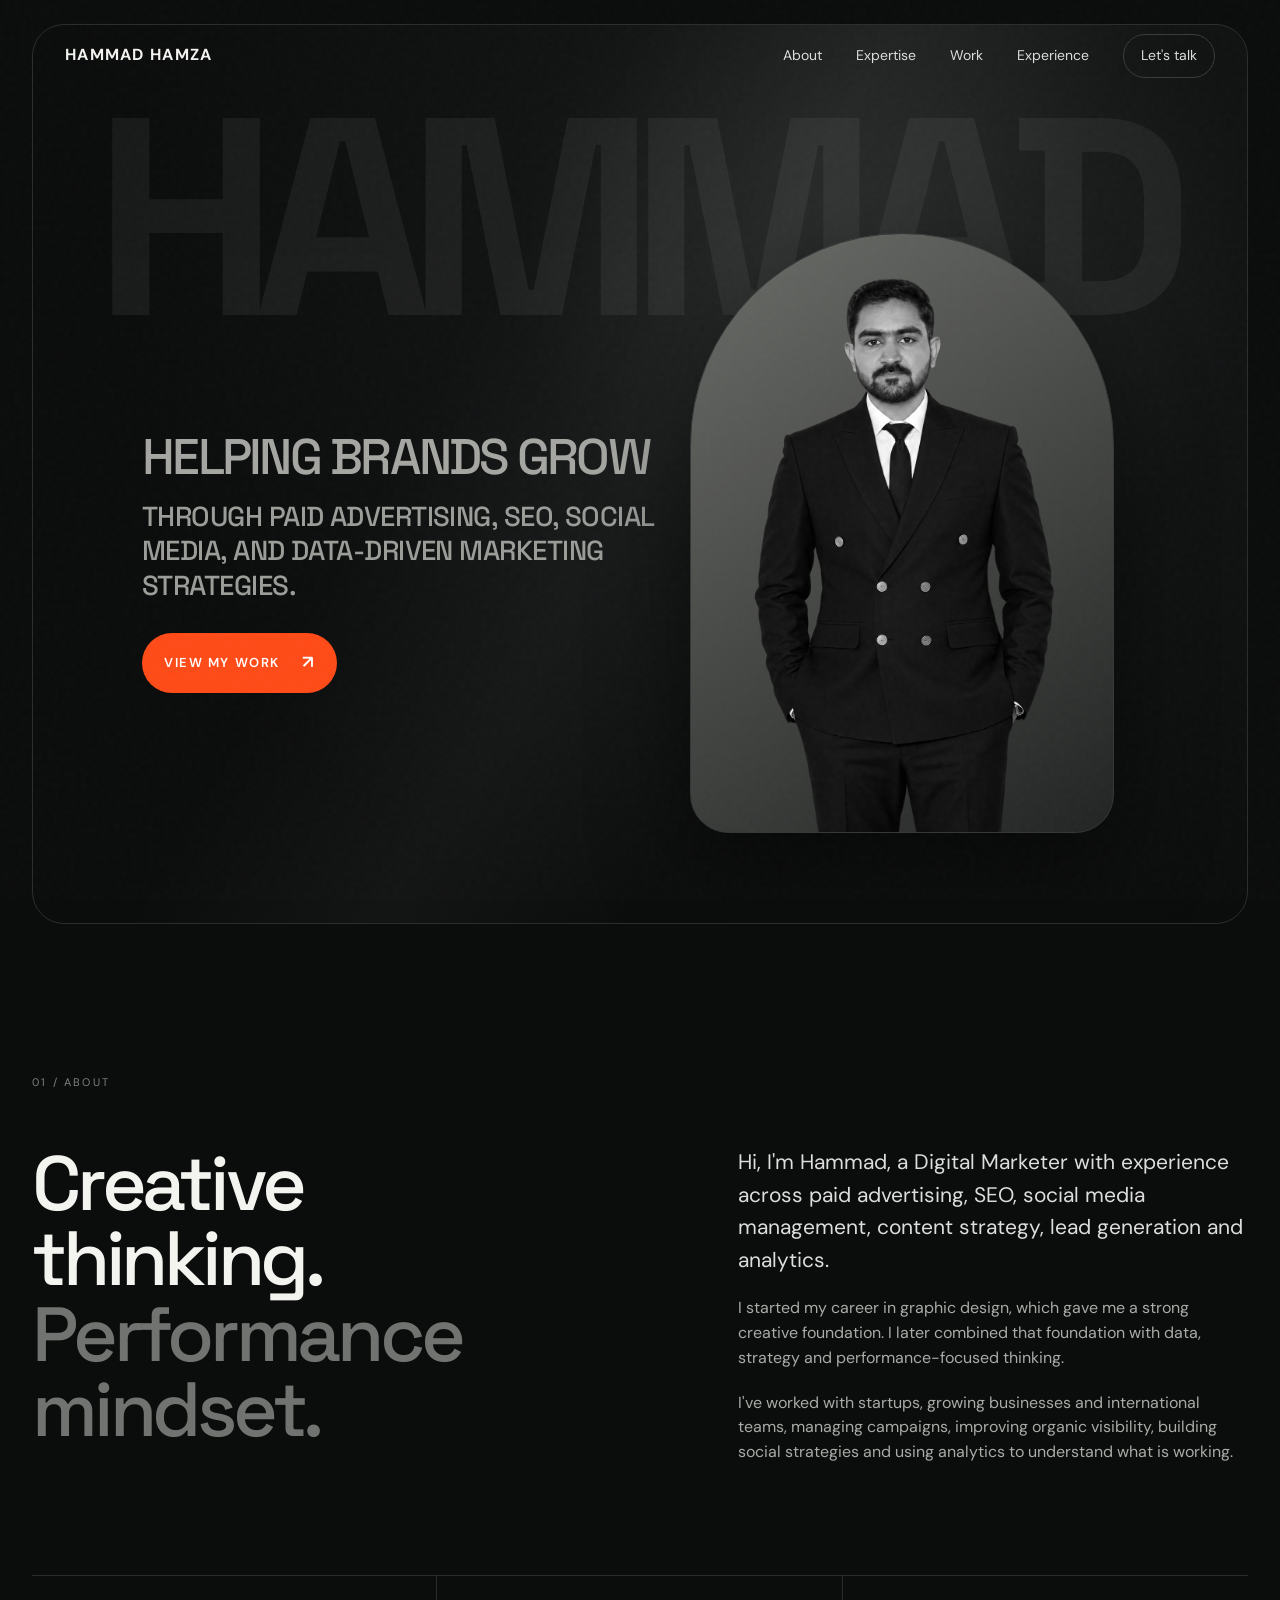
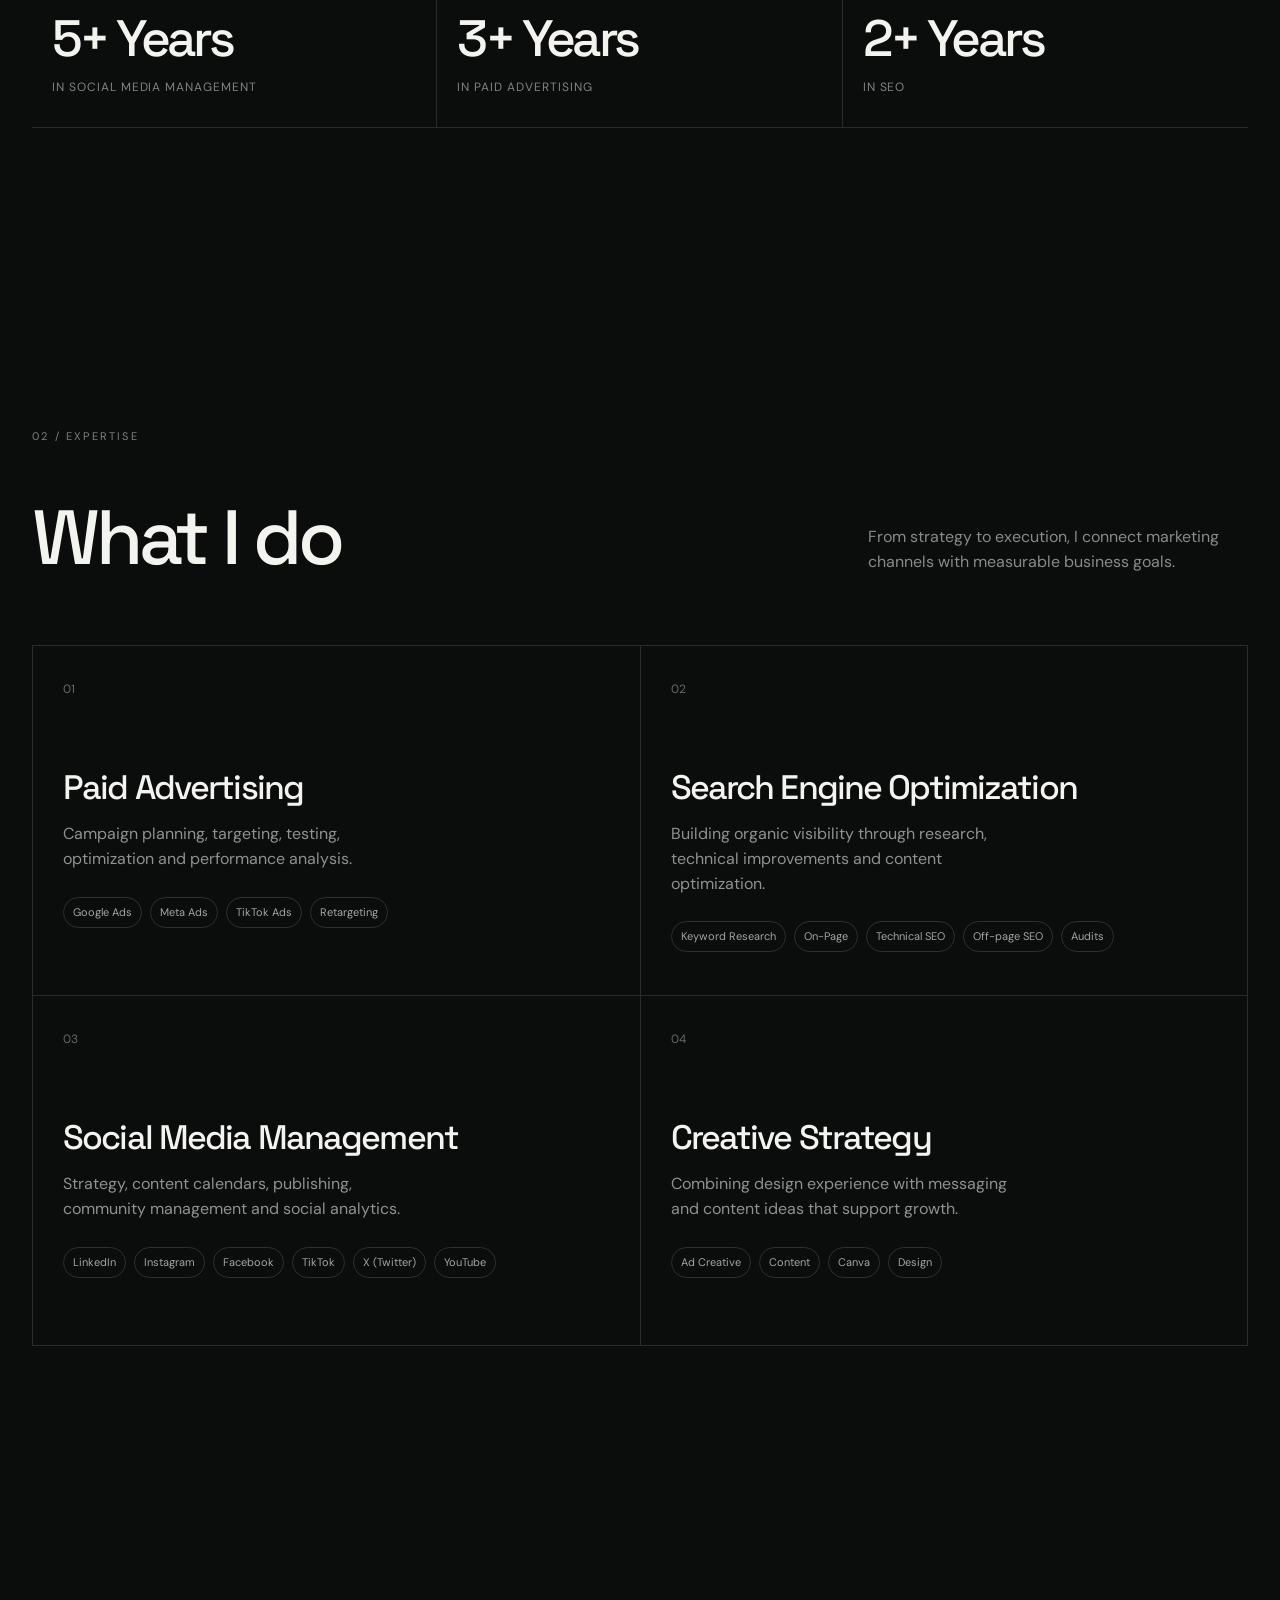
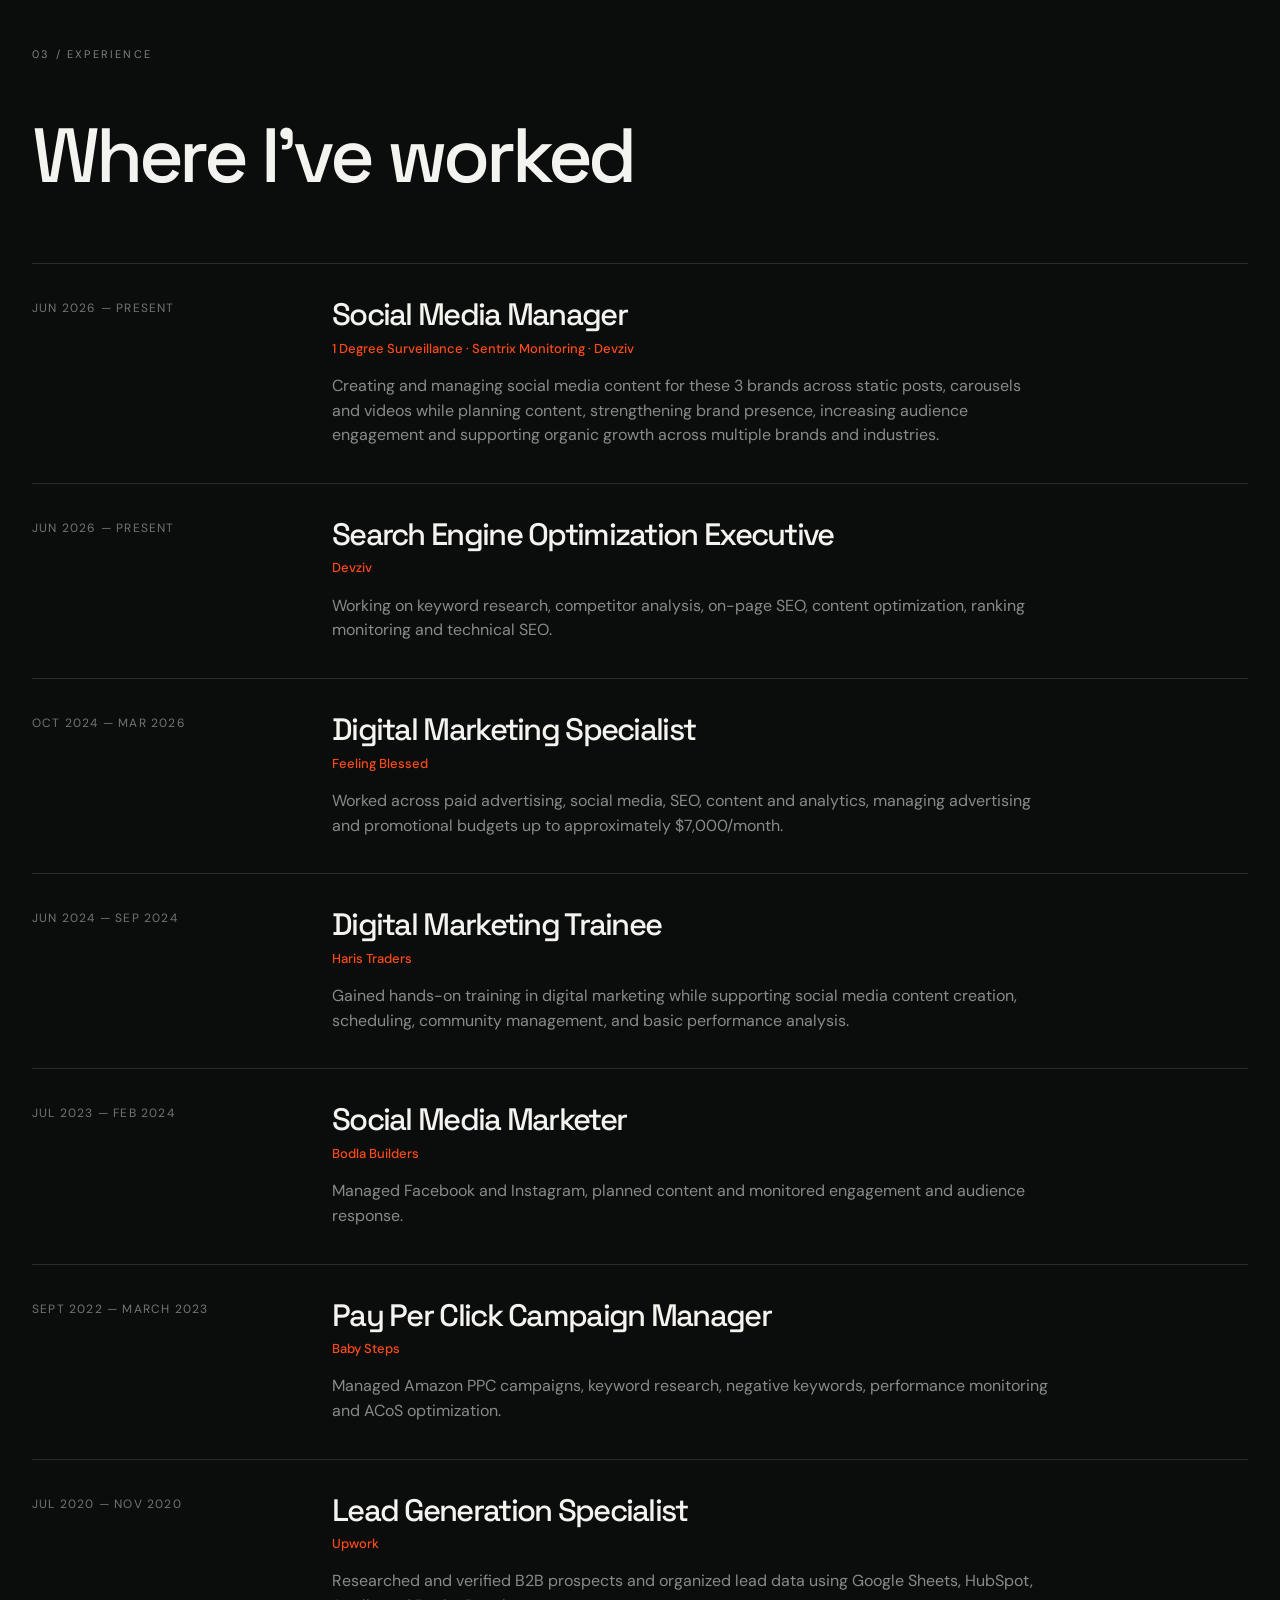
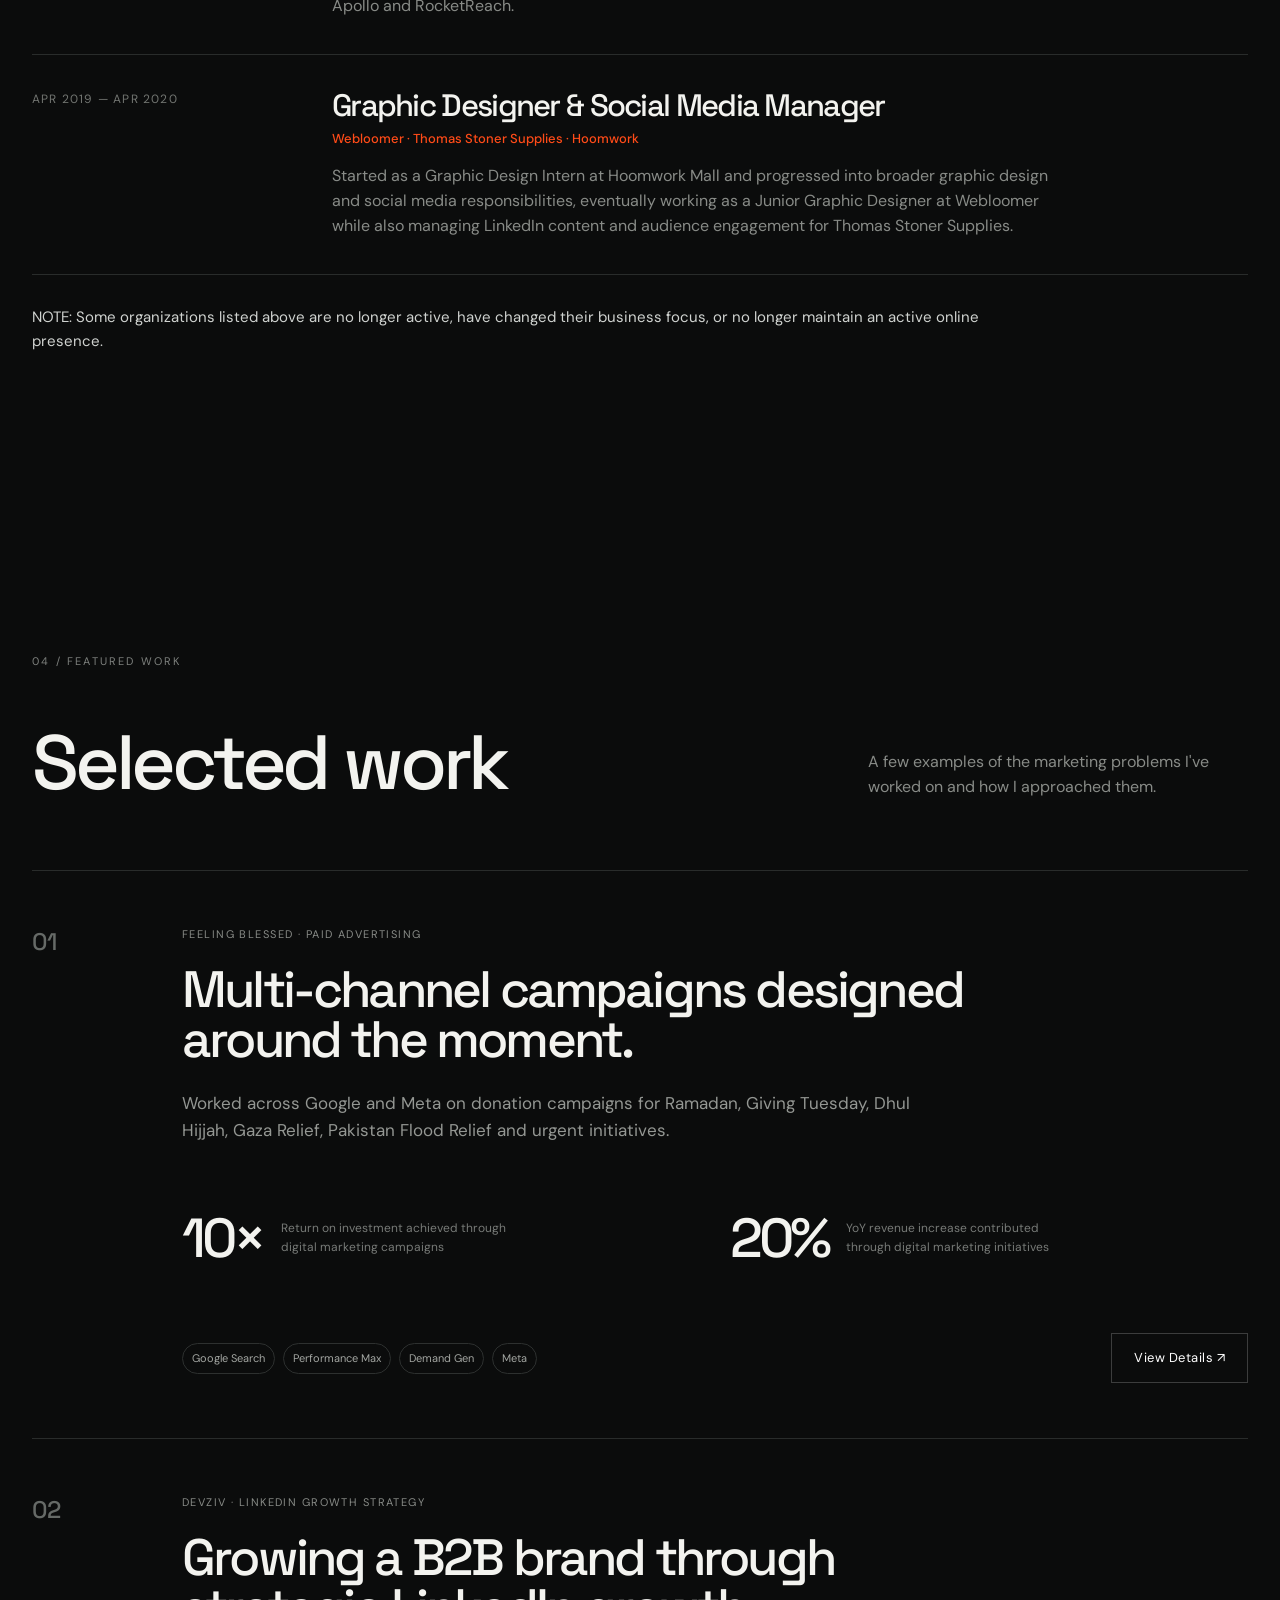
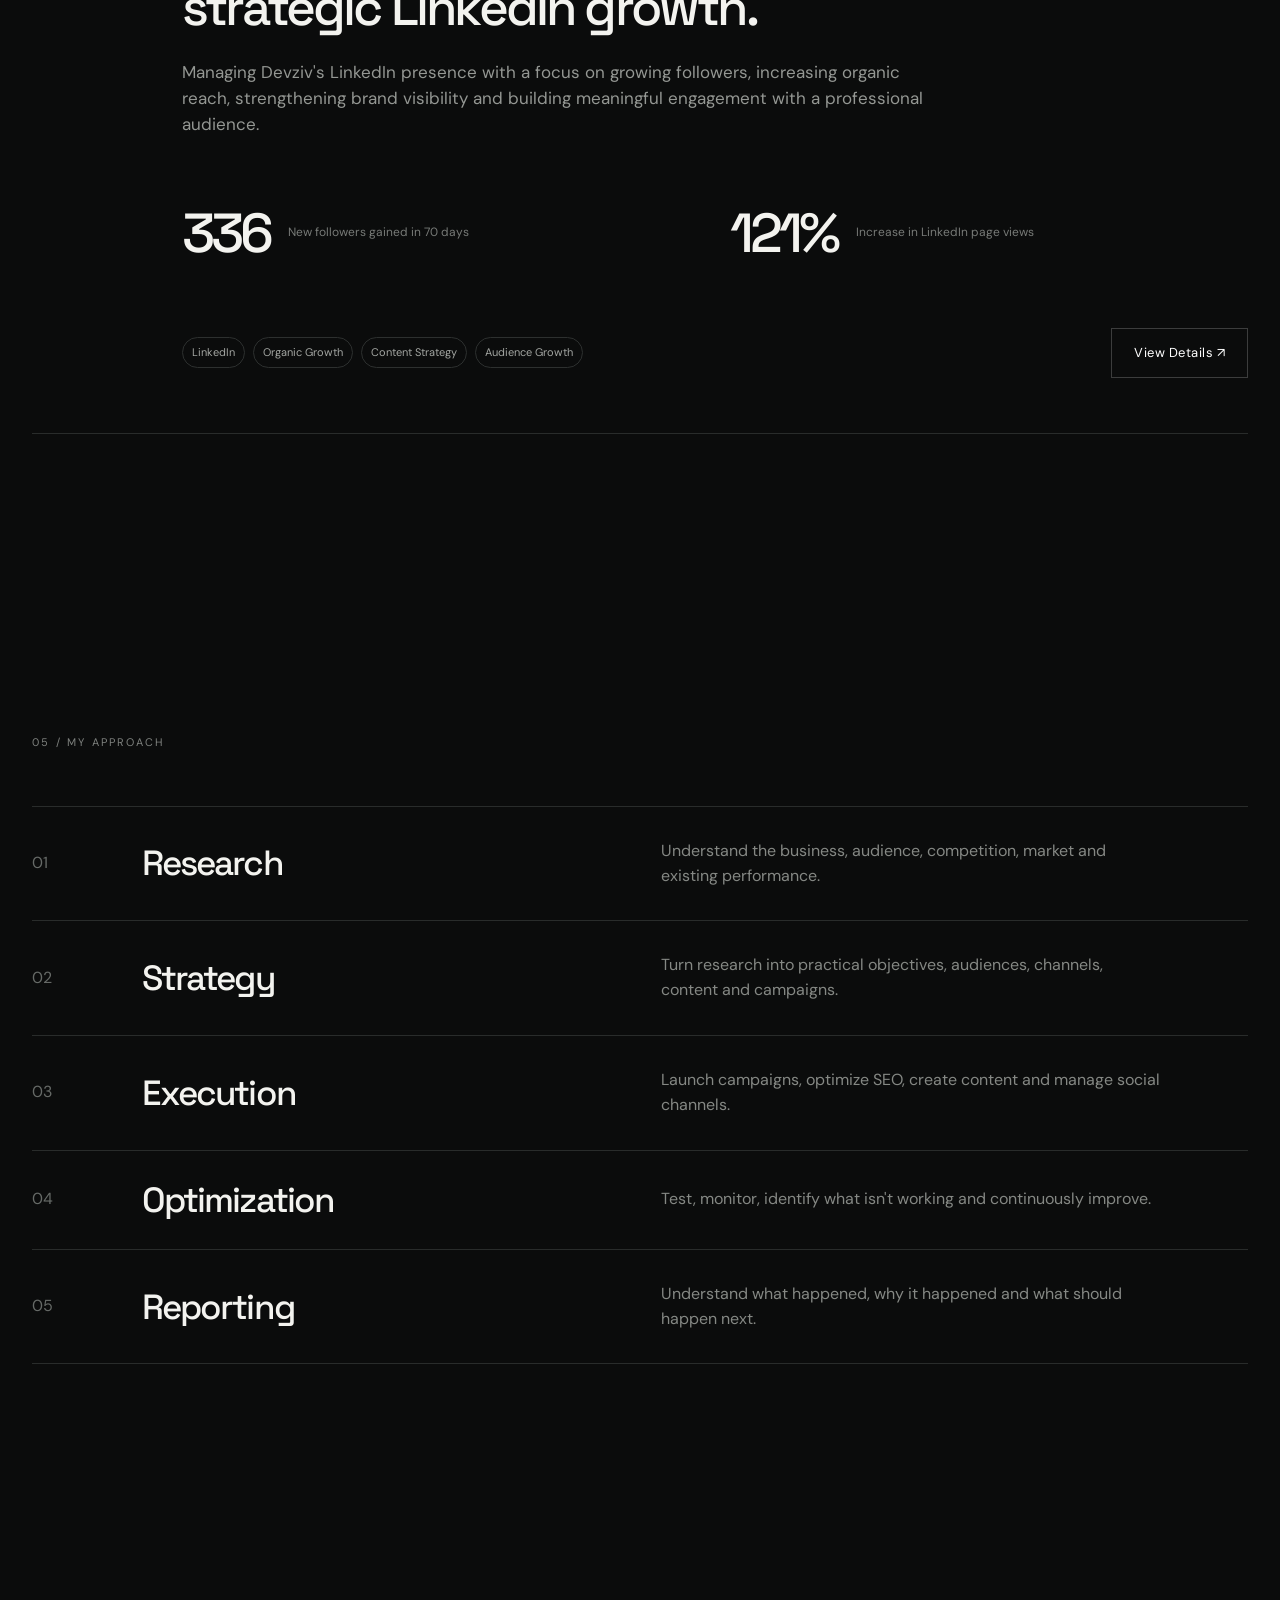
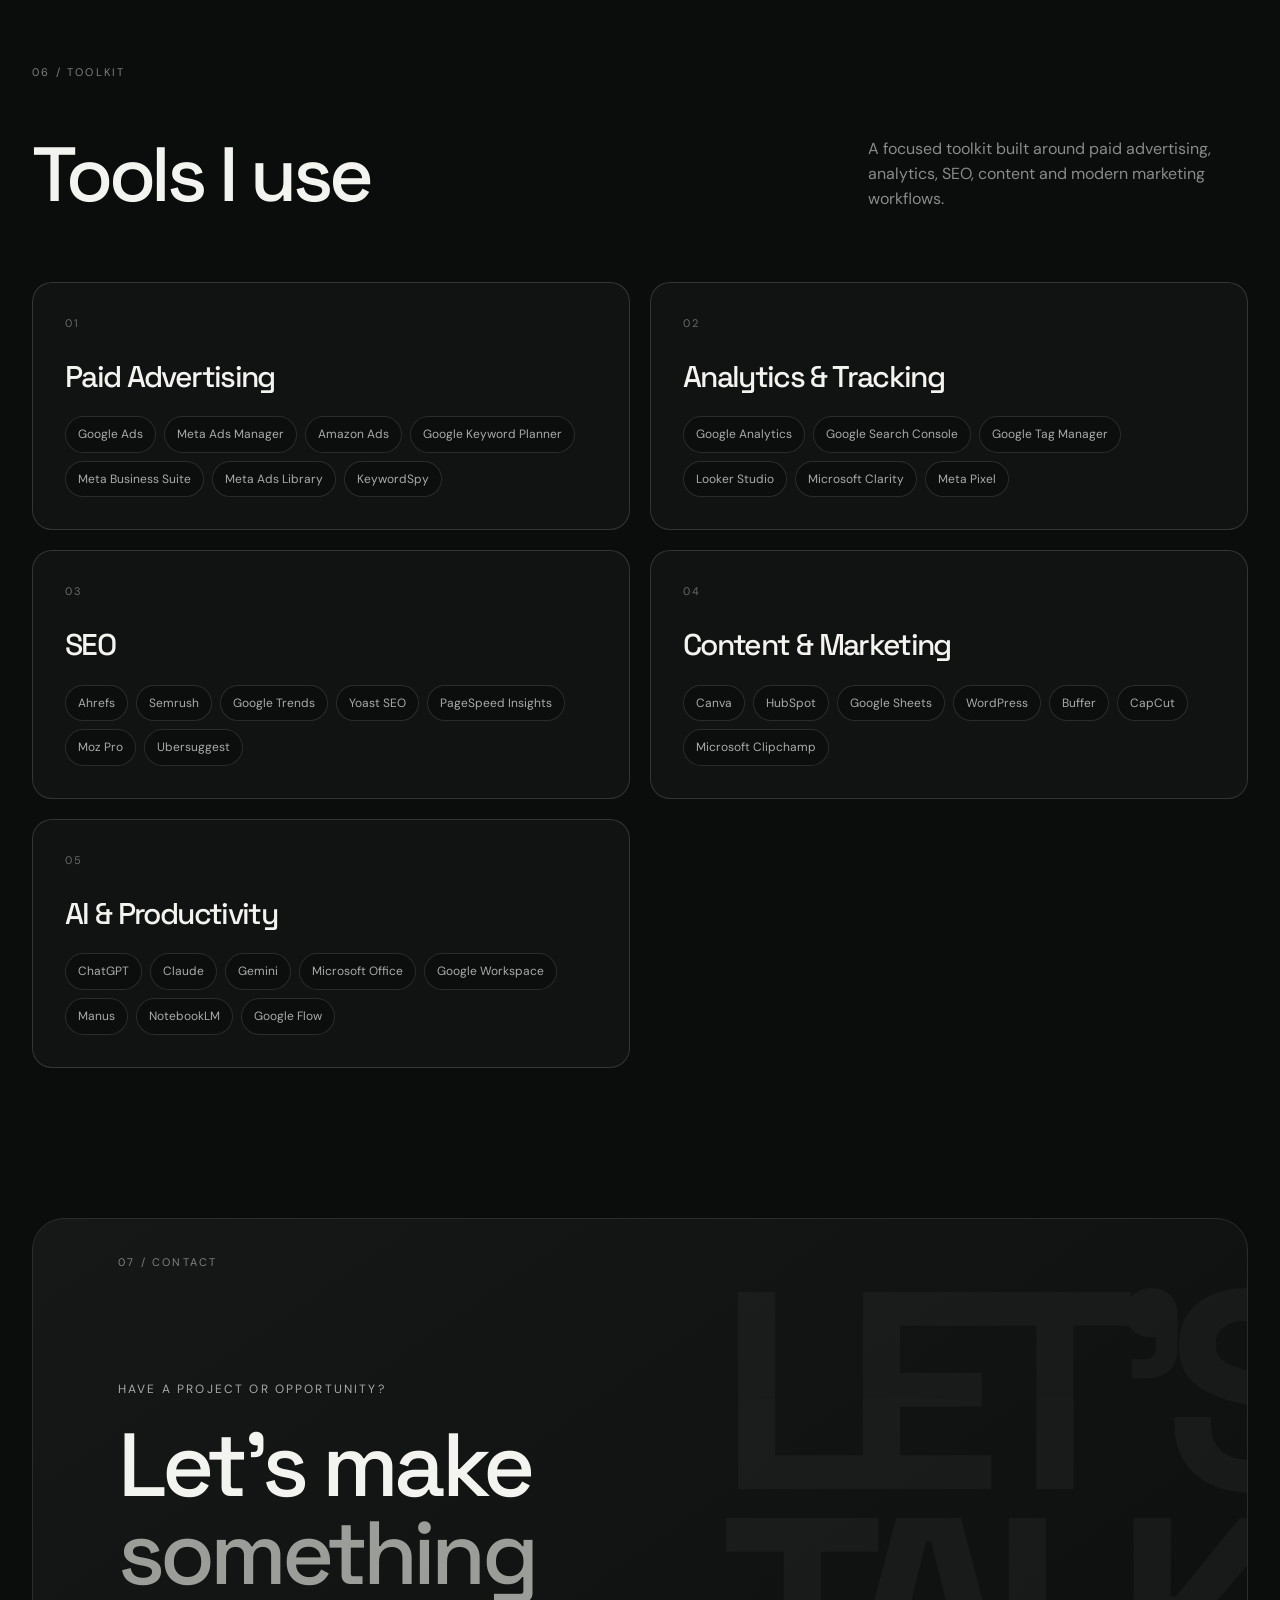
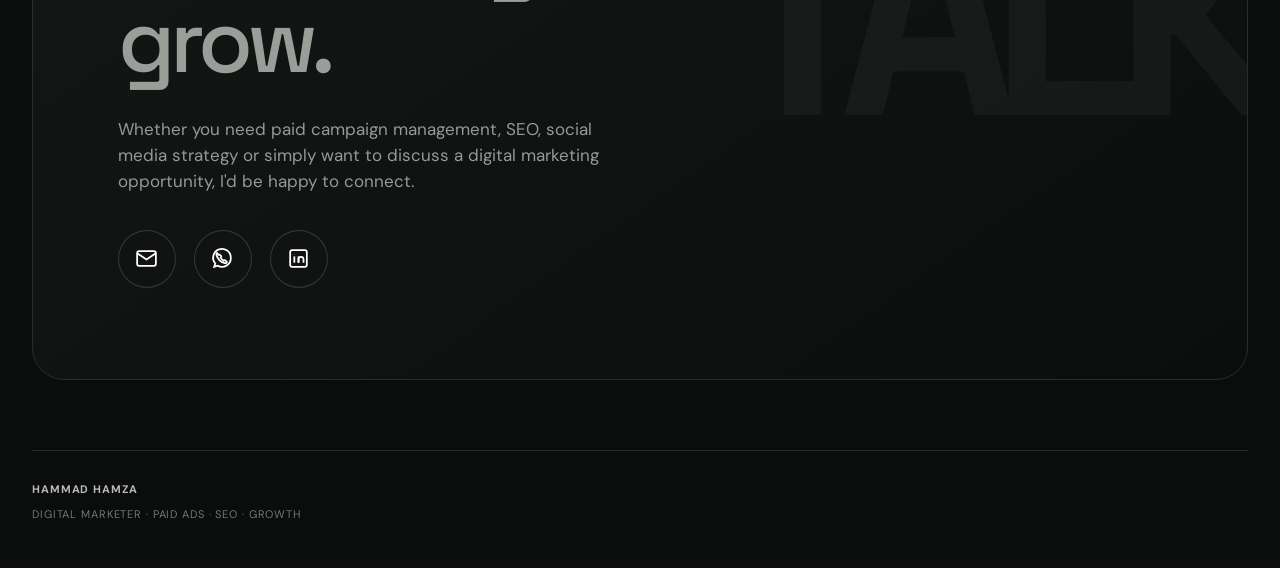
<file: index.html>
<!DOCTYPE html>
<html lang="en">
<head>
  <meta charset="UTF-8">
  <meta name="viewport" content="width=device-width, initial-scale=1.0">
    <!-- Social Media Preview -->
  <meta property="og:title" content="Hammad Hamza — Digital Marketer">
  <meta property="og:description" content="Digital Marketer specializing in Paid Advertising, SEO, Social Media and Growth.">
  <meta property="og:image" content="https://hammad01-tech.github.io/assets/og-image.png">
  <meta property="og:url" content="https://hammad01-tech.github.io/">
  <meta property="og:type" content="website">
  <meta name="description" content="Hammad Hamza — Digital Marketer specializing in Paid Ads, SEO, Social Media and Growth.">
  <title>Hammad Hamza — Digital Marketer</title>
  <link rel="preconnect" href="https://fonts.googleapis.com">
  <link rel="preconnect" href="https://fonts.gstatic.com" crossorigin>
  <link href="https://fonts.googleapis.com/css2?family=DM+Sans:wght@400;500;600;700&family=Space+Grotesk:wght@400;500;600;700&display=swap" rel="stylesheet">
  <link rel="stylesheet" href="styles.css">
</head>
<body>
  <div class="noise"></div>

  <header class="site-header">
    <a class="logo" href="#home">HAMMAD  HAMZA</a>
    <button class="menu-toggle" aria-label="Open menu" aria-expanded="false"><span></span><span></span></button>
    <nav class="nav">
      <a href="#about">About</a>
      <a href="#expertise">Expertise</a>
      <a href="#work">Work</a>
      <a href="#experience">Experience</a>
      <a href="#contact" class="nav-cta">Let's talk</a>
    </nav>
  </header>

  <main>
<section class="hero section-shell" id="home">
  <div class="hero-bg-word">HAMMAD</div>

  <div class="hero-top">
  
  <div class="hero-content">

    <div class="hero-copy">

      <h1>
        Helping brands grow
        <span>through paid advertising, SEO, social media, and data-driven marketing strategies.</span>
      </h1>

      <div class="hero-actions">
        <a href="#work" class="btn btn-primary">
          View my work <span>↗</span>
        </a>
      </div>
    </div>

    <div class="hero-visual">
      <div class="visual-frame">
        <img src="assets/profile.png" alt="Hammad Hamza">
      </div>
    </div>

  </div>
</section>

    <section class="intro section" id="about">
      <div class="section-label">01 / ABOUT</div>
      <div class="intro-grid">
        <h2>Creative thinking.<br><span>Performance mindset.</span></h2>
        <div>
          <p class="lead">Hi, I'm Hammad, a Digital Marketer with experience across paid advertising, SEO, social media management, content strategy, lead generation and analytics.</p>
          <p>I started my career in graphic design, which gave me a strong creative foundation. I later combined that foundation with data, strategy and performance-focused thinking.</p>
          <p>I've worked with startups, growing businesses and international teams, managing campaigns, improving organic visibility, building social strategies and using analytics to understand what is working.</p>
        </div>
      </div>
      <div class="stats">
        <div class="stat"><strong data-count="5">5+ Years</strong><span>In Social Media Management</span></div>
        <div class="stat"><strong data-count="3">3+ Years</strong><span>In Paid Advertising</span></div>
        <div class="stat"><strong data-count="2">2+ Years</strong><span>In SEO</span></div>
      </div>
    </section>

    <section class="section expertise" id="expertise">
      <div class="section-label">02 / EXPERTISE</div>
      <div class="section-heading">
        <h2>What I do</h2>
        <p>From strategy to execution, I connect marketing channels with measurable business goals.</p>
      </div>

      <div class="service-grid">
        <article class="service-card">
          <span class="service-number">01</span><h3>Paid Advertising</h3>
          <p>Campaign planning, targeting, testing, optimization and performance analysis.</p>
          <div class="tags"><span>Google Ads</span><span>Meta Ads</span><span>TikTok Ads</span><span>Retargeting</span></div>
        </article>
        <article class="service-card">
          <span class="service-number">02</span><h3>Search Engine Optimization</h3>
          <p>Building organic visibility through research, technical improvements and content optimization.</p>
          <div class="tags"><span>Keyword Research</span><span>On-Page</span><span>Technical SEO</span><span>Off-page SEO</span><span>Audits</span></div>
        </article>
        <article class="service-card">
          <span class="service-number">03</span><h3>Social Media Management</h3>
          <p>Strategy, content calendars, publishing, community management and social analytics.</p>
          <div class="tags"><span>LinkedIn</span><span>Instagram</span><span>Facebook</span><span>TikTok</span><span>X (Twitter)</span><span>YouTube</span></div>

        </article>
        <article class="service-card">
          <span class="service-number">04</span><h3>Creative Strategy</h3>
          <p>Combining design experience with messaging and content ideas that support growth.</p>
          <div class="tags"><span>Ad Creative</span><span>Content</span><span>Canva</span><span>Design</span></div>
        </article>
      </div>
    </section>

    <section class="section experience" id="experience">
      <div class="section-label">03 / EXPERIENCE</div>
      <div class="section-heading"><h2>Where I've worked</h2></div>

      <div class="timeline">
        <article class="timeline-item">
          <div class="timeline-date">Jun 2026 — Present</div>
          <div>
            <h3>Social Media Manager</h3>
            <h4>
              <a href="https://1degreesurveillance.com/" target="_blank" rel="noopener noreferrer">1 Degree Surveillance</a>
              ·
              <a href="https://www.sentrixmonitoring.com/" target="_blank" rel="noopener noreferrer">Sentrix Monitoring</a>
              ·
              <a href="https://www.linkedin.com/company/devziv/" target="_blank" rel="noopener noreferrer">Devziv</a>
            </h4>
            <p>
             Creating and managing social media content for these 3 brands across static posts, carousels and videos while planning content, strengthening brand presence, increasing audience engagement and supporting organic growth across multiple brands and industries.
            </p>
         </div>
       </article>

        <article class="timeline-item">
          <div class="timeline-date">Jun 2026 — Present</div>
          <div><h3>Search Engine Optimization Executive</h3><h4><a href="https://www.linkedin.com/company/devziv/" target="_blank" rel="noopener noreferrer">Devziv</a></h4><p>Working on keyword research, competitor analysis, on-page SEO, content optimization, ranking monitoring and technical SEO.</p></div>
        </article>
        <article class="timeline-item">
          <div class="timeline-date">Oct 2024 — Mar 2026</div>
          <div><h3>Digital Marketing Specialist</h3><h4><a href="https://www.feelingblessed.org/" target="_blank" rel="noopener noreferrer">Feeling Blessed</a></h4><p>Worked across paid advertising, social media, SEO, content and analytics, managing advertising and promotional budgets up to approximately $7,000/month.</p></div>
        </article>
        <article class="timeline-item">
          <div class="timeline-date">Jun 2024 — Sep 2024</div>
          <div><h3>Digital Marketing Trainee</h3><h4>Haris Traders</h4><p>Gained hands-on training in digital marketing while supporting social media content creation, scheduling, community management, and basic performance analysis.</p></div>
        </article>
        <article class="timeline-item">
          <div class="timeline-date">Jul 2023 — Feb 2024</div>
          <div><h3>Social Media Marketer</h3><h4><a href="https://bodlagroup.com/" target="_blank" rel="noopener noreferrer">Bodla Builders</a></h4><p>Managed Facebook and Instagram, planned content and monitored engagement and audience response.</p></div>
        </article>
        <article class="timeline-item">
          <div class="timeline-date">Sept 2022 — March 2023</div>
          <div><h3>Pay Per Click Campaign Manager</h3><h4>Baby Steps</h4><p>Managed Amazon PPC campaigns, keyword research, negative keywords, performance monitoring and ACoS optimization.</p></div>
        </article>
        <article class="timeline-item">
          <div class="timeline-date">Jul 2020 — Nov 2020</div>
          <div><h3>Lead Generation Specialist</h3><h4><a href="https://www.upwork.com/" target="_blank" rel="noopener noreferrer">Upwork</a></h4><p>Researched and verified B2B prospects and organized lead data using Google Sheets, HubSpot, Apollo and RocketReach.</p></div>
        </article>
        <article class="timeline-item">
          <div class="timeline-date">Apr 2019 — Apr 2020</div>
          <div>
            <h3>Graphic Designer & Social Media Manager</h3>
            <h4>
              <a href="https://www.linkedin.com/company/webloomer" target="_blank" rel="noopener noreferrer">Webloomer</a>
              ·
              <a href="https://thomasstoner.co.uk/" target="_blank" rel="noopener noreferrer">Thomas Stoner Supplies</a>
              ·
              Hoomwork
            </h4>
            <p>
              Started as a Graphic Design Intern at Hoomwork Mall and progressed into broader graphic design and social media responsibilities, eventually working as a Junior Graphic Designer at Webloomer while also managing LinkedIn content and audience engagement for Thomas Stoner Supplies.
            </p>
         </div>
      </article>

            </div>

      <p class="experience-note">
       NOTE: Some organizations listed above are no longer active, have changed their business focus, or no longer maintain an active online presence.
      </p>
    </section>

    <section class="section work" id="work">
      <div class="section-label">04 / FEATURED WORK</div>
      <div class="section-heading">
        <h2>Selected work</h2>
        <p>A few examples of the marketing problems I've worked on and how I approached them.</p>
      </div>

      <article class="case-study featured-case">
        <div class="case-index">01</div>
        <div class="case-main">
          <div class="case-meta">Feeling Blessed · Paid Advertising</div>
          <h3>Multi-channel campaigns designed around the moment.</h3>
          <p>Worked across Google and Meta on donation campaigns for Ramadan, Giving Tuesday, Dhul Hijjah, Gaza Relief, Pakistan Flood Relief and urgent initiatives.</p>
          <div class="case-results">
           <div class="case-result">
            <strong>10×</strong>
            <span>Return on investment achieved through digital marketing campaigns</span>
          </div>

          <div class="case-result">
           <strong>20%</strong>
           <span>YoY revenue increase contributed through digital marketing initiatives</span>
        </div>
     </div>
          <div class="case-footer">
            <div class="case-tags">
              <span>Google Search</span>
              <span>Performance Max</span>
              <span>Demand Gen</span>
              <span>Meta</span>
            </div>
          <a href="./feeling-blessed.html" class="case-details-link">View Details ↗</a>
        </div>
      </article>

      <article class="case-study">
        <div class="case-index">02</div>
        <div class="case-main">
      <div class="case-meta">Devziv · LinkedIn Growth Strategy</div>
          <h3>Growing a B2B brand through strategic LinkedIn growth.</h3>
          <p>Managing Devziv's LinkedIn presence with a focus on growing followers, increasing organic reach, strengthening brand visibility and building meaningful engagement with a professional audience.</p>
          
          <div class="case-results">
           <div class="case-result">
             <strong>336</strong>
             <span>New followers gained in 70 days</span>
           </div>

           <div class="case-result">
             <strong>121%</strong>
             <span>Increase in LinkedIn page views</span>
           </div>
        </div>

          <div class="case-footer">
            <div class="case-tags">
              <span>LinkedIn</span>
              <span>Organic Growth</span>
              <span>Content Strategy</span>
              <span>Audience Growth</span>
           </div>

  <a href="./devziv.html" class="case-details-link">View Details ↗</a>
</div>
        </div>
      </article>


    </section>

    

    <section class="section approach">
      <div class="section-label">05 / MY APPROACH</div>
      <div class="approach-list">
        <div class="approach-row"><span>01</span><h3>Research</h3><p>Understand the business, audience, competition, market and existing performance.</p></div>
        <div class="approach-row"><span>02</span><h3>Strategy</h3><p>Turn research into practical objectives, audiences, channels, content and campaigns.</p></div>
        <div class="approach-row"><span>03</span><h3>Execution</h3><p>Launch campaigns, optimize SEO, create content and manage social channels.</p></div>
        <div class="approach-row"><span>04</span><h3>Optimization</h3><p>Test, monitor, identify what isn't working and continuously improve.</p></div>
        <div class="approach-row"><span>05</span><h3>Reporting</h3><p>Understand what happened, why it happened and what should happen next.</p></div>
      </div>
    </section>

<section class="section skills">
  <div class="section-label">06 / TOOLKIT</div>

  <div class="section-heading">
    <h2>Tools I use</h2>
    <p>A focused toolkit built around paid advertising, analytics, SEO, content and modern marketing workflows.</p>
  </div>

  <div class="toolkit-categories">

    <div class="tool-category">
      <span class="tool-category-number">01</span>
      <h3>Paid Advertising</h3>
      <div class="tool-cloud">
        <span>Google Ads</span>
        <span>Meta Ads Manager</span>
        <span>Amazon Ads</span>
        <span>Google Keyword Planner</span>
        <span>Meta Business Suite</span>
        <span>Meta Ads Library</span>
        <span>KeywordSpy</span>
      </div>
    </div>

    <div class="tool-category">
      <span class="tool-category-number">02</span>
      <h3>Analytics & Tracking</h3>
      <div class="tool-cloud">
        <span>Google Analytics</span>
        <span>Google Search Console</span>
        <span>Google Tag Manager</span>
        <span>Looker Studio</span>
        <span>Microsoft Clarity</span>
        <span>Meta Pixel</span>
      </div>
    </div>

    <div class="tool-category">
      <span class="tool-category-number">03</span>
      <h3>SEO</h3>
      <div class="tool-cloud">
        <span>Ahrefs</span>
        <span>Semrush</span>
        <span>Google Trends</span>
        <span>Yoast SEO</span>
        <span>PageSpeed Insights</span>
        <span>Moz Pro</span>
        <span>Ubersuggest</span>
      </div>
    </div>

    <div class="tool-category">
      <span class="tool-category-number">04</span>
      <h3>Content & Marketing</h3>
      <div class="tool-cloud">
        <span>Canva</span>
        <span>HubSpot</span>
        <span>Google Sheets</span>
        <span>WordPress</span>
        <span>Buffer</span>
        <span>CapCut</span>
        <span>Microsoft Clipchamp</span>
      </div>
    </div>

    <div class="tool-category">
      <span class="tool-category-number">05</span>
      <h3>AI & Productivity</h3>
      <div class="tool-cloud">
        <span>ChatGPT</span>
        <span>Claude</span>
        <span>Gemini</span>
        <span>Microsoft Office</span>
        <span>Google Workspace</span>
        <span>Manus</span>
        <span>NotebookLM</span>
        <span>Google Flow</span>
      </div>
    </div>

  </div>
</section>

    <section class="contact section-shell" id="contact">
      <div class="contact-bg">LET'S<br>TALK</div>
      <div class="section-label">07 / CONTACT</div>
      <div class="contact-grid">
        <div>
          <p class="eyebrow">HAVE A PROJECT OR OPPORTUNITY?</p>
          <h2>Let's make<br><em>something grow.</em></h2>
          <p class="contact-copy">Whether you need paid campaign management, SEO, social media strategy or simply want to discuss a digital marketing opportunity, I'd be happy to connect.</p>

<div class="contact-links">

  <a href="mailto:m.hammadhamza01@gmail.com" class="contact-logo" aria-label="Email Hammad">
    <svg viewBox="0 0 24 24" fill="none" stroke="currentColor" stroke-width="1.7">
      <rect x="3" y="5" width="18" height="14" rx="2"></rect>
      <path d="m3 7 9 6 9-6"></path>
    </svg>
  </a>

  <a href="https://wa.me/923081366938" target="_blank" rel="noopener noreferrer" class="contact-logo" aria-label="WhatsApp">
    <svg viewBox="0 0 24 24" fill="none" stroke="currentColor" stroke-width="1.7">
      <path d="M20 11.5a8.5 8.5 0 0 1-12.7 7.4L4 20l1.1-3.2A8.5 8.5 0 1 1 20 11.5Z"></path>
      <path d="M8.5 8.5c.3-.4.7-.4 1-.1l1.1 1.2c.3.3.3.6.1.9l-.5.7c.7 1.3 1.7 2.3 3 3l.7-.5c.3-.2.6-.2.9.1l1.2 1.1c.3.3.3.7-.1 1-.5.5-1.2.7-1.9.5-3.8-1.1-6.7-4-7.8-7.8-.2-.7 0-1.4.5-1.9Z"></path>
    </svg>
  </a>

  <a href="https://www.linkedin.com/in/hammad-hamza-338372246/" target="_blank" rel="noopener noreferrer" class="contact-logo" aria-label="LinkedIn">
    <svg viewBox="0 0 24 24" fill="none" stroke="currentColor" stroke-width="1.7">
      <rect x="4" y="4" width="16" height="16" rx="2"></rect>
      <path d="M8 10v6"></path>
      <path d="M8 8.2v.1"></path>
      <path d="M12 16v-3.2a2.4 2.4 0 0 1 4.8 0V16"></path>
      <path d="M12 10v6"></path>
    </svg>
  </a>

</div>


      </div>
    </section>
  </main>

  <footer>
    <div><strong>HAMMAD HAMZA</strong><span>Digital Marketer · Paid Ads · SEO · Growth</span></div>
  </footer>

  <script src="script.js"></script>
</body>
</html>
</file>
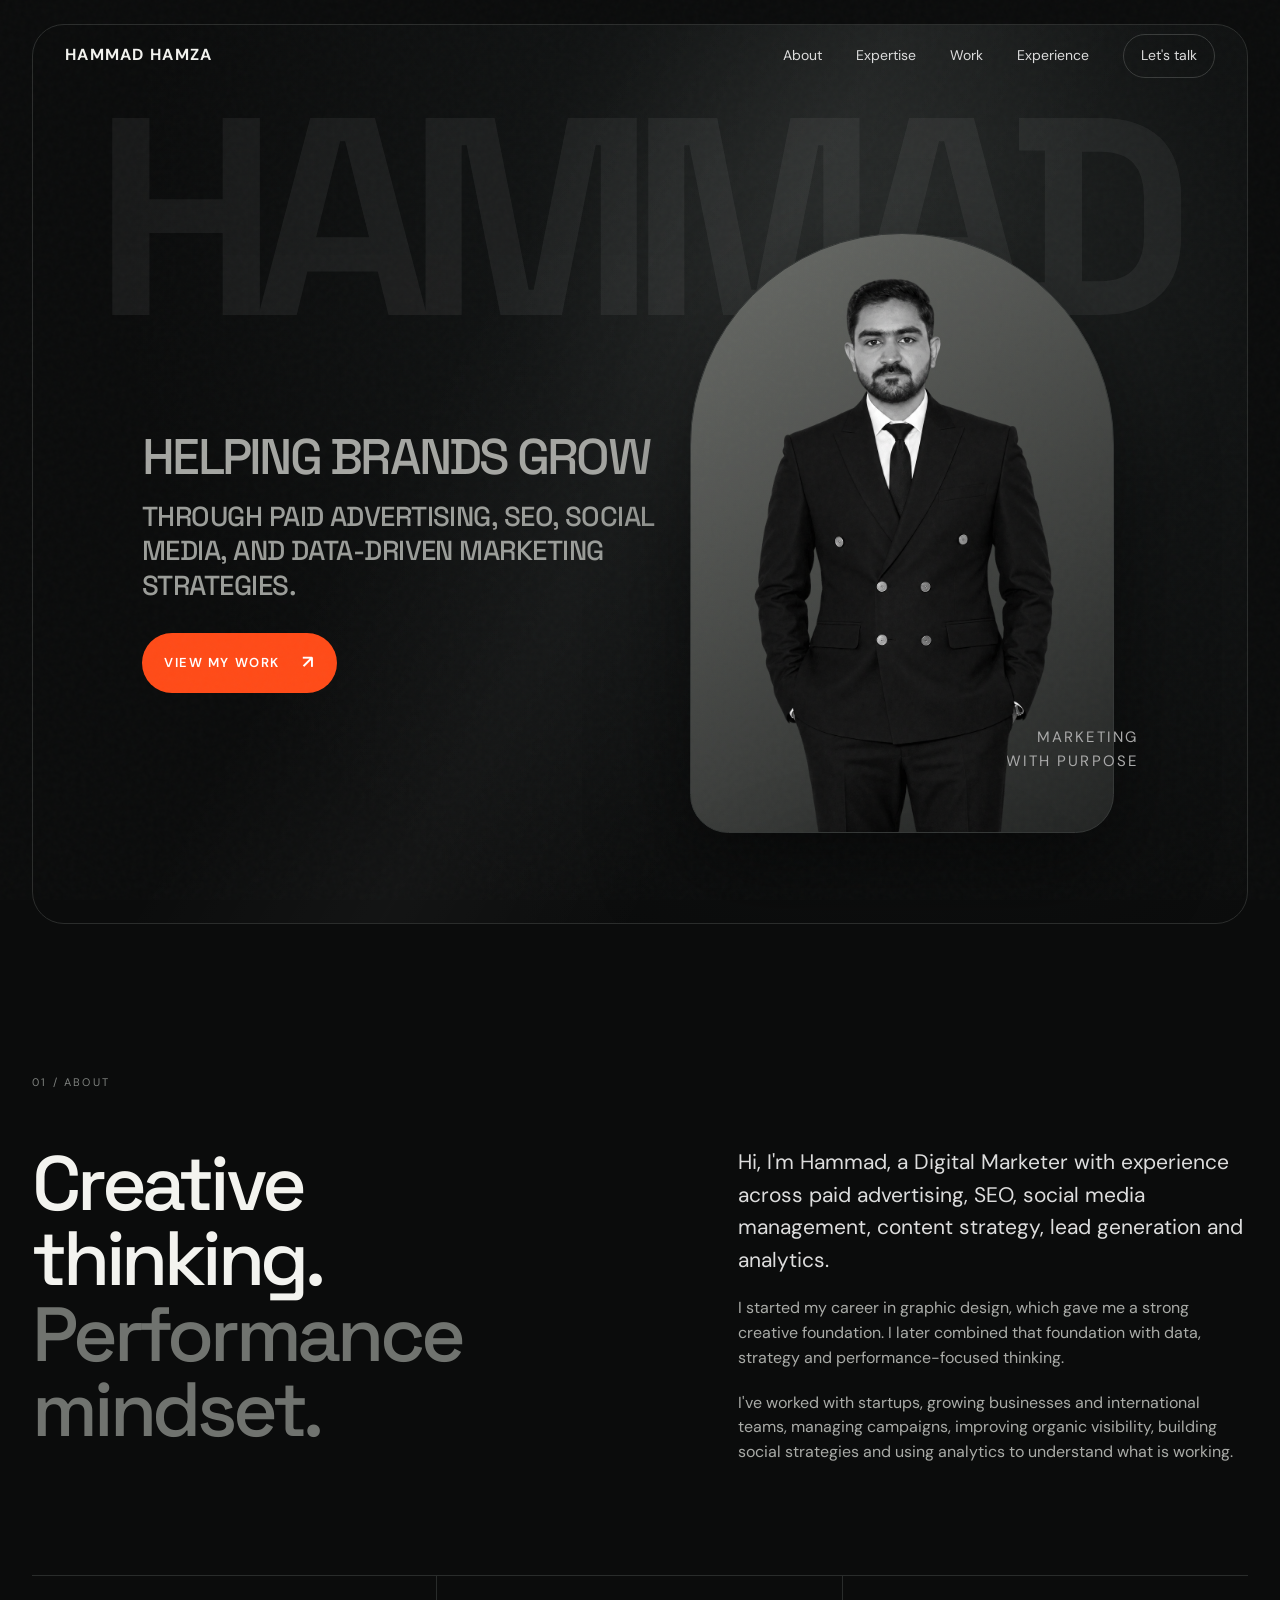
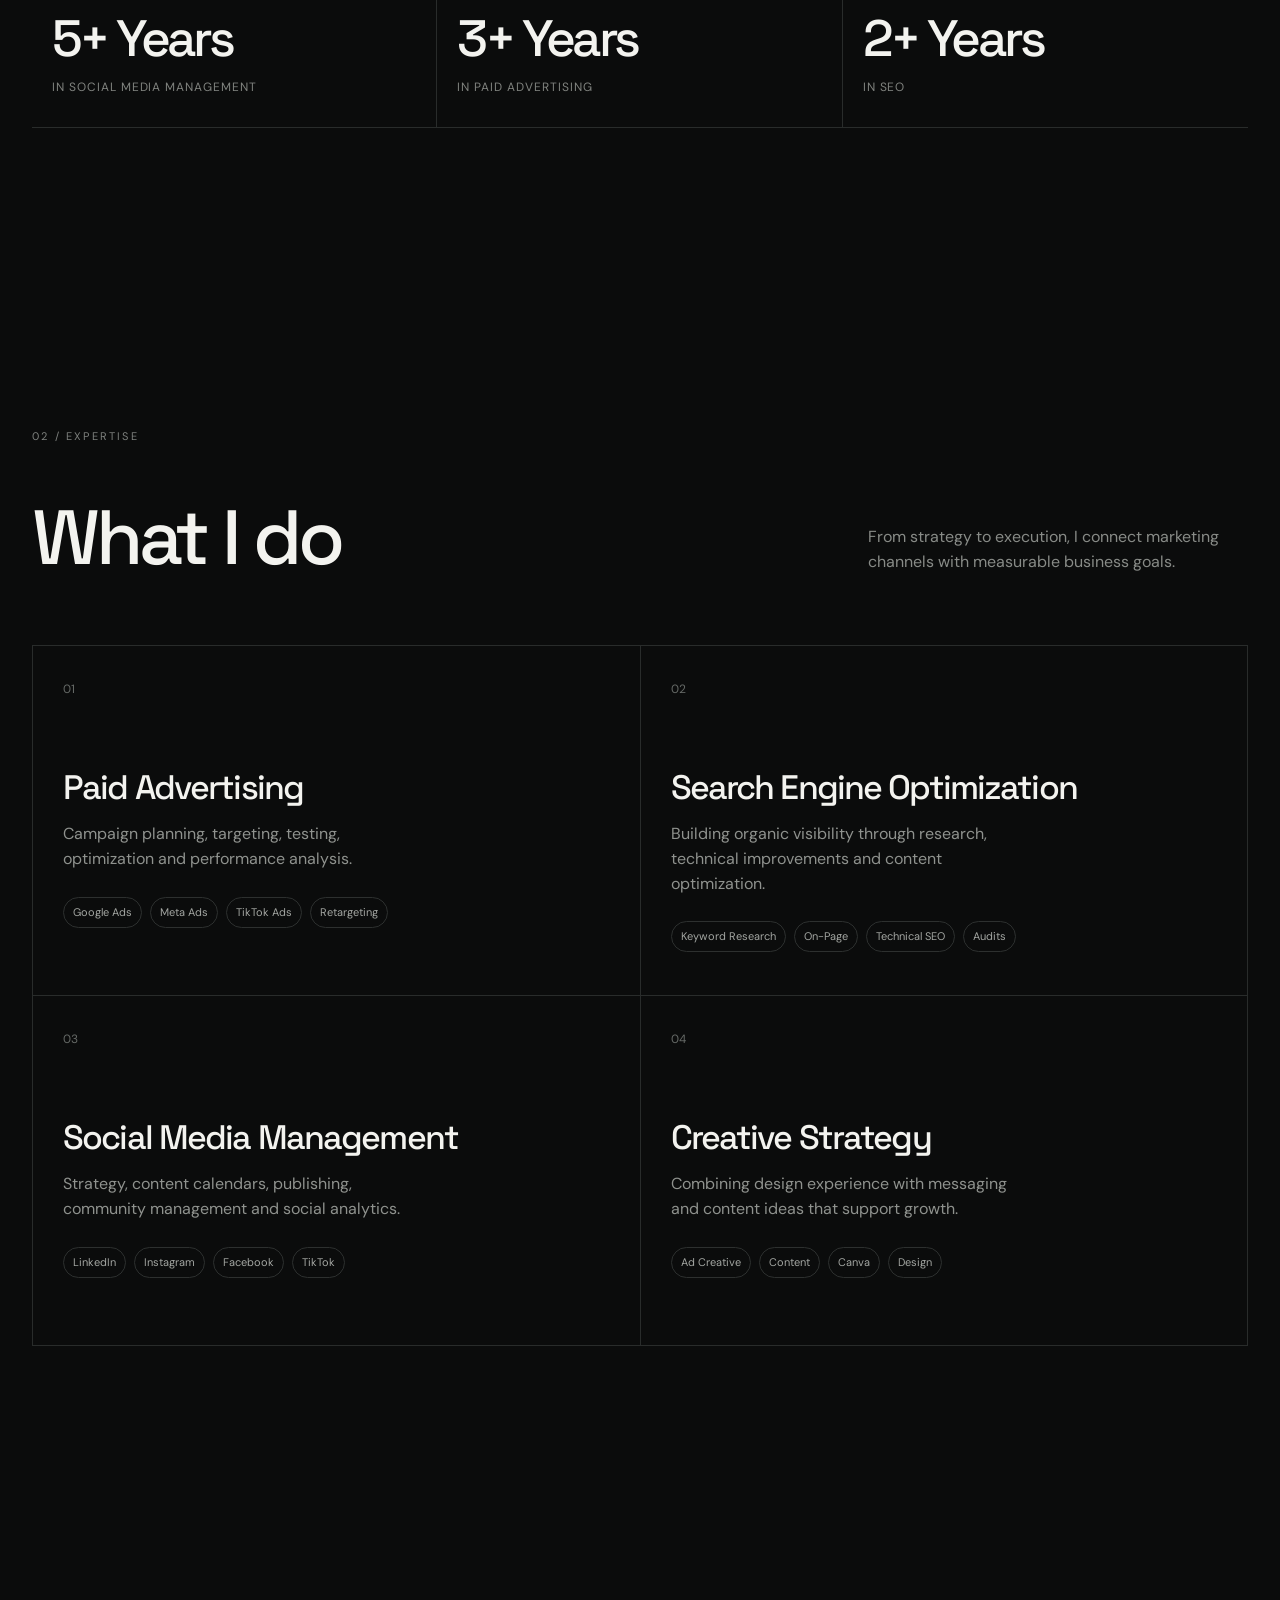
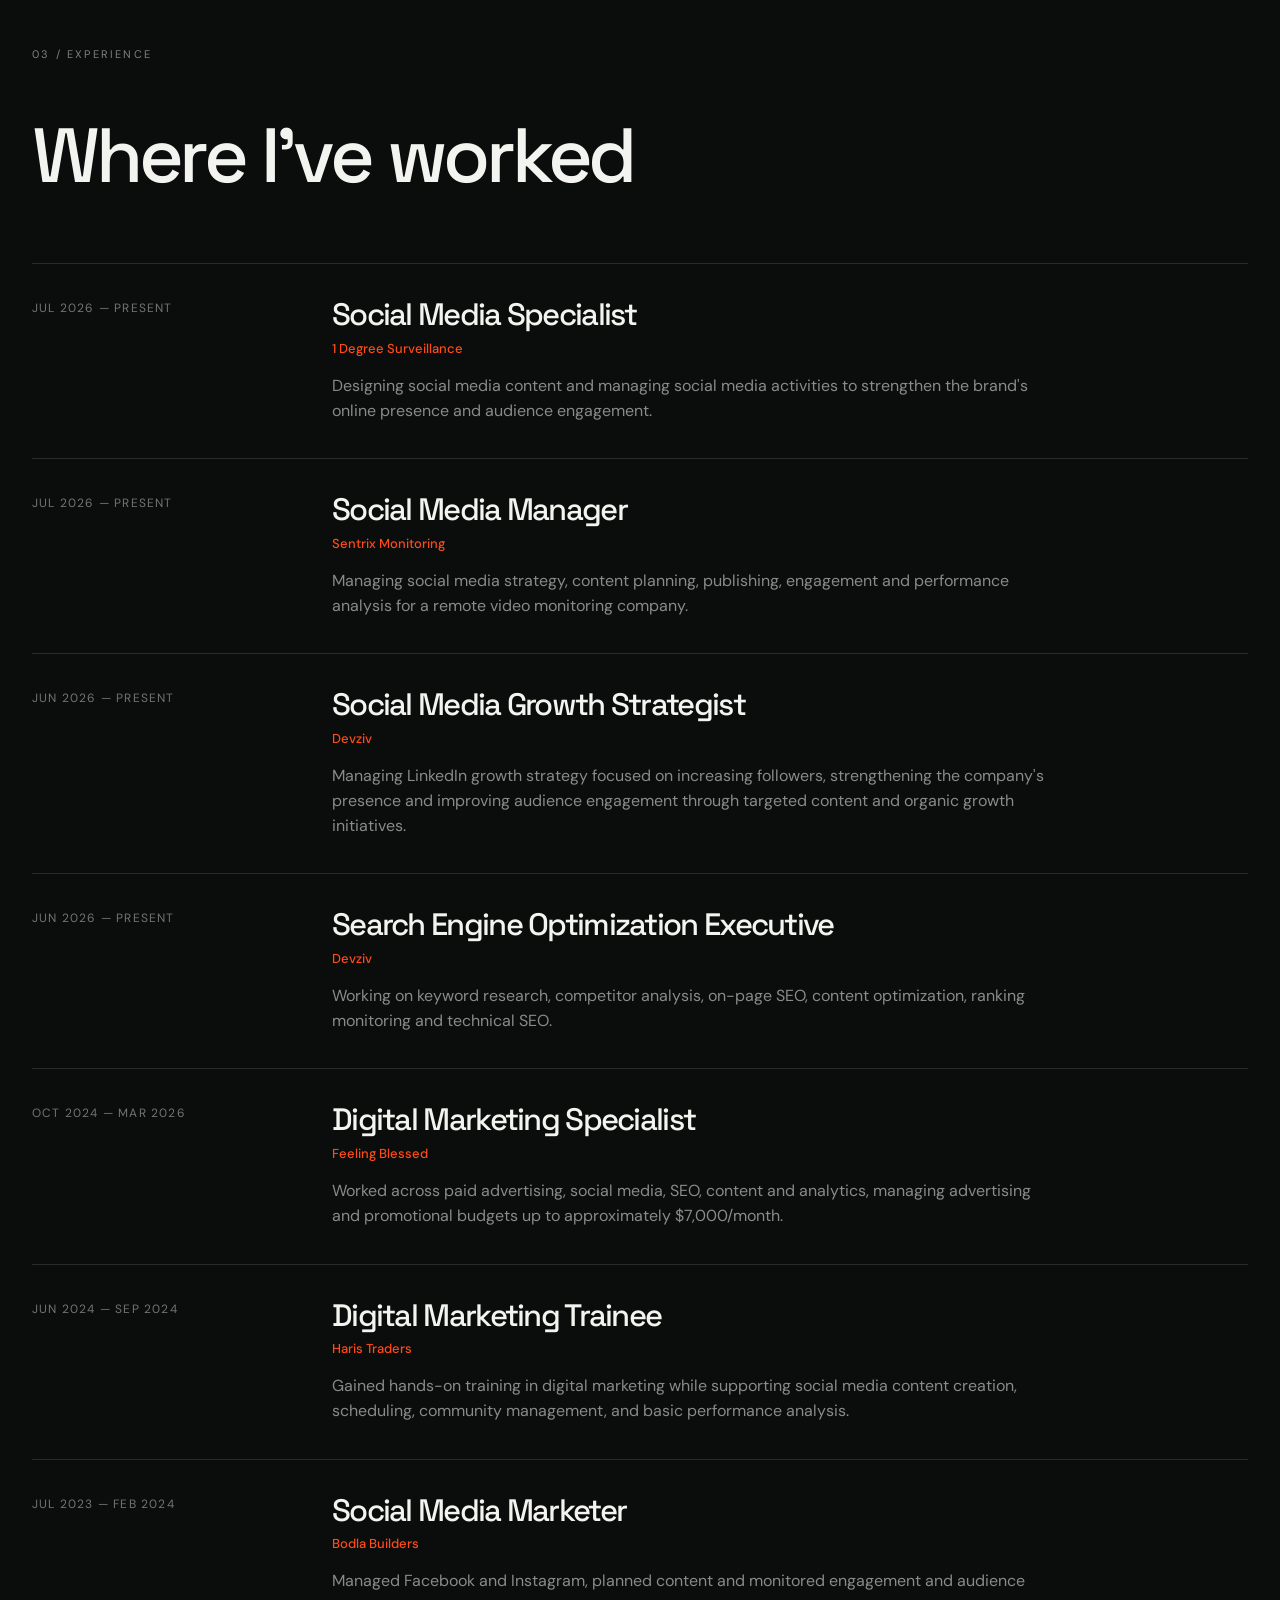
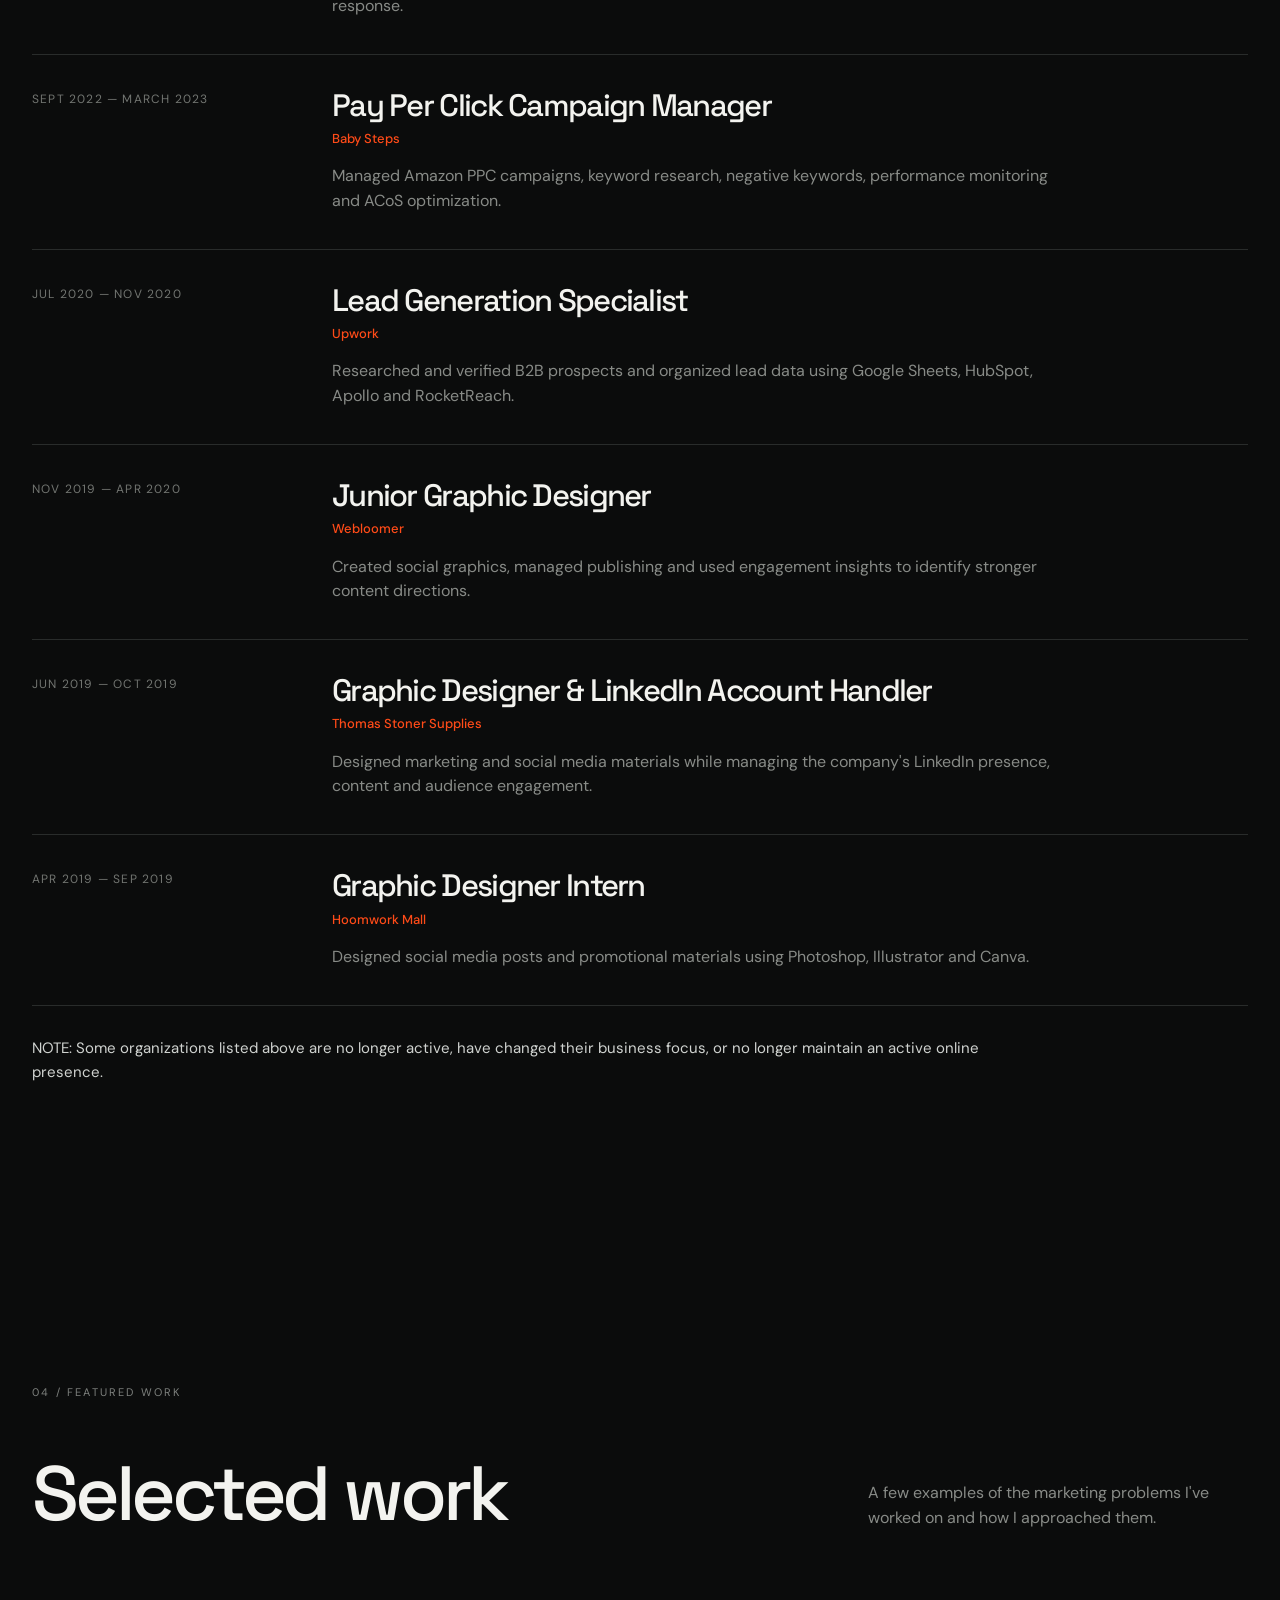
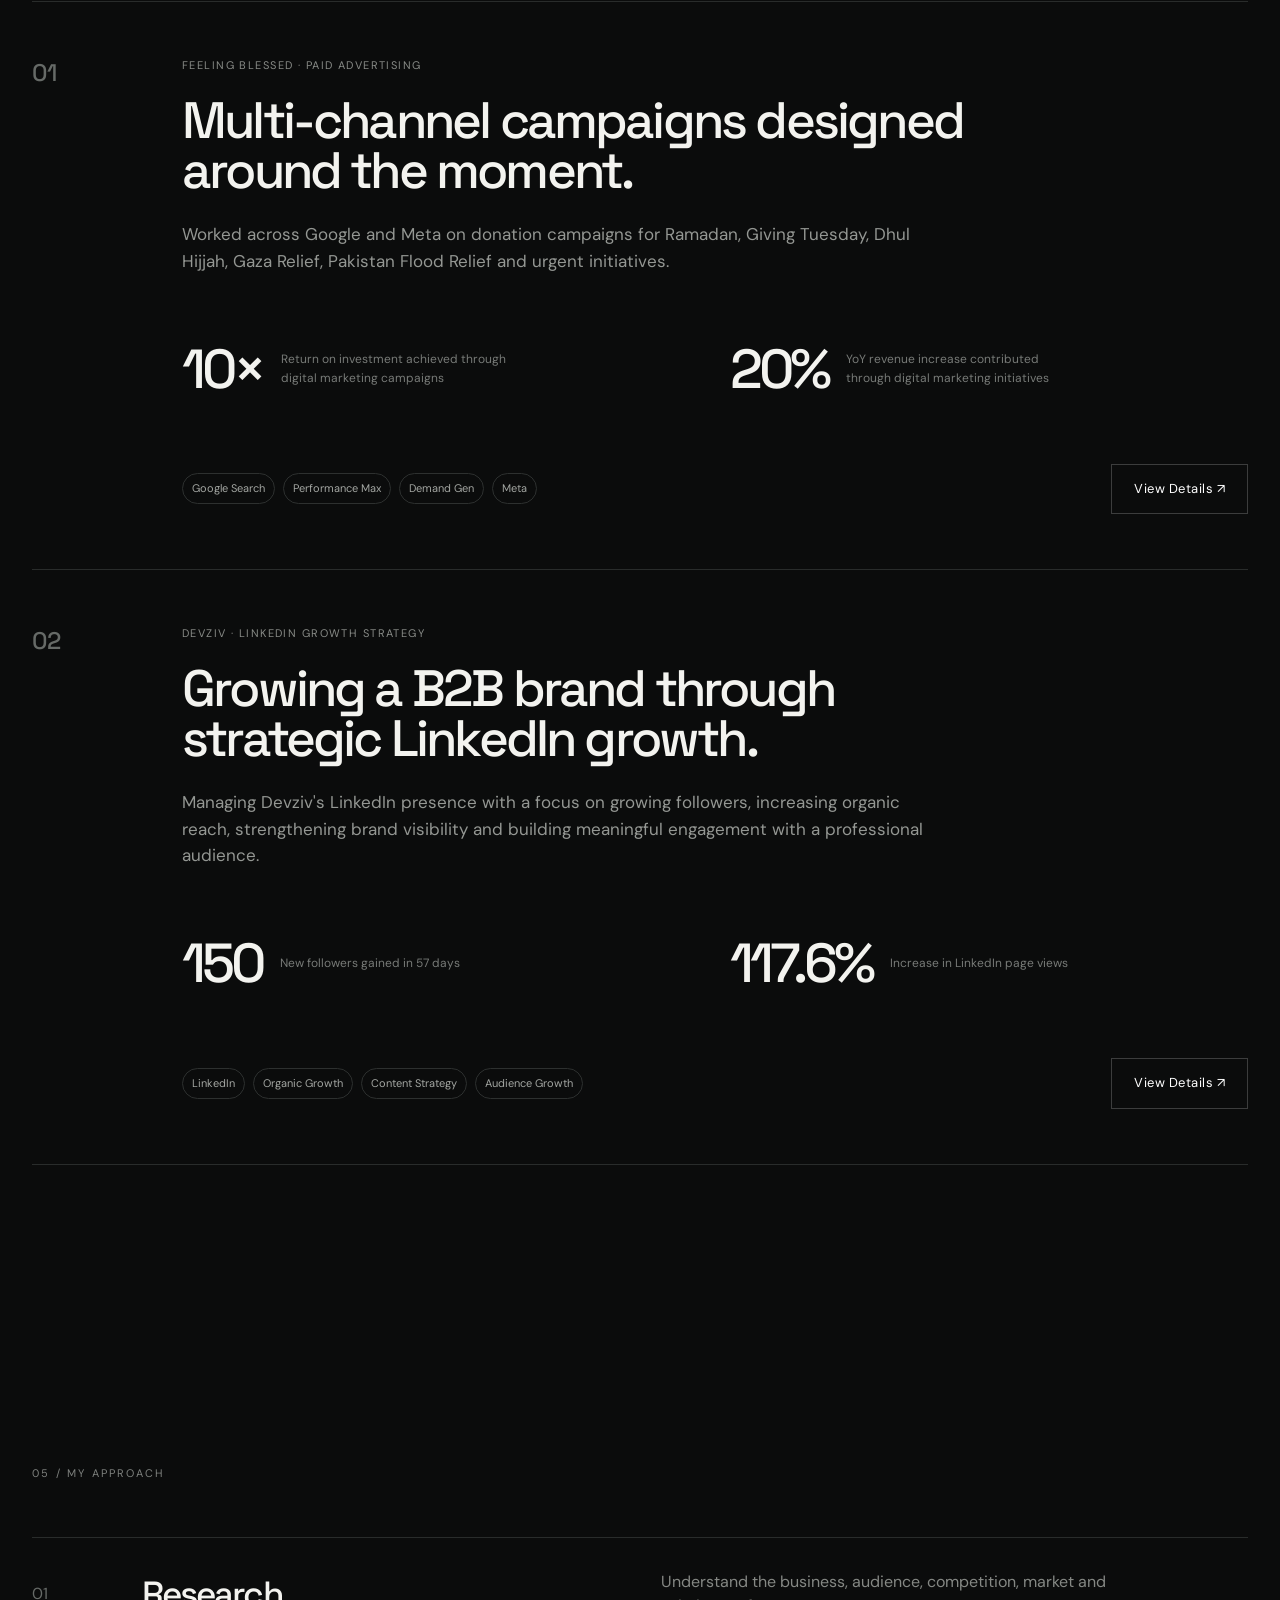
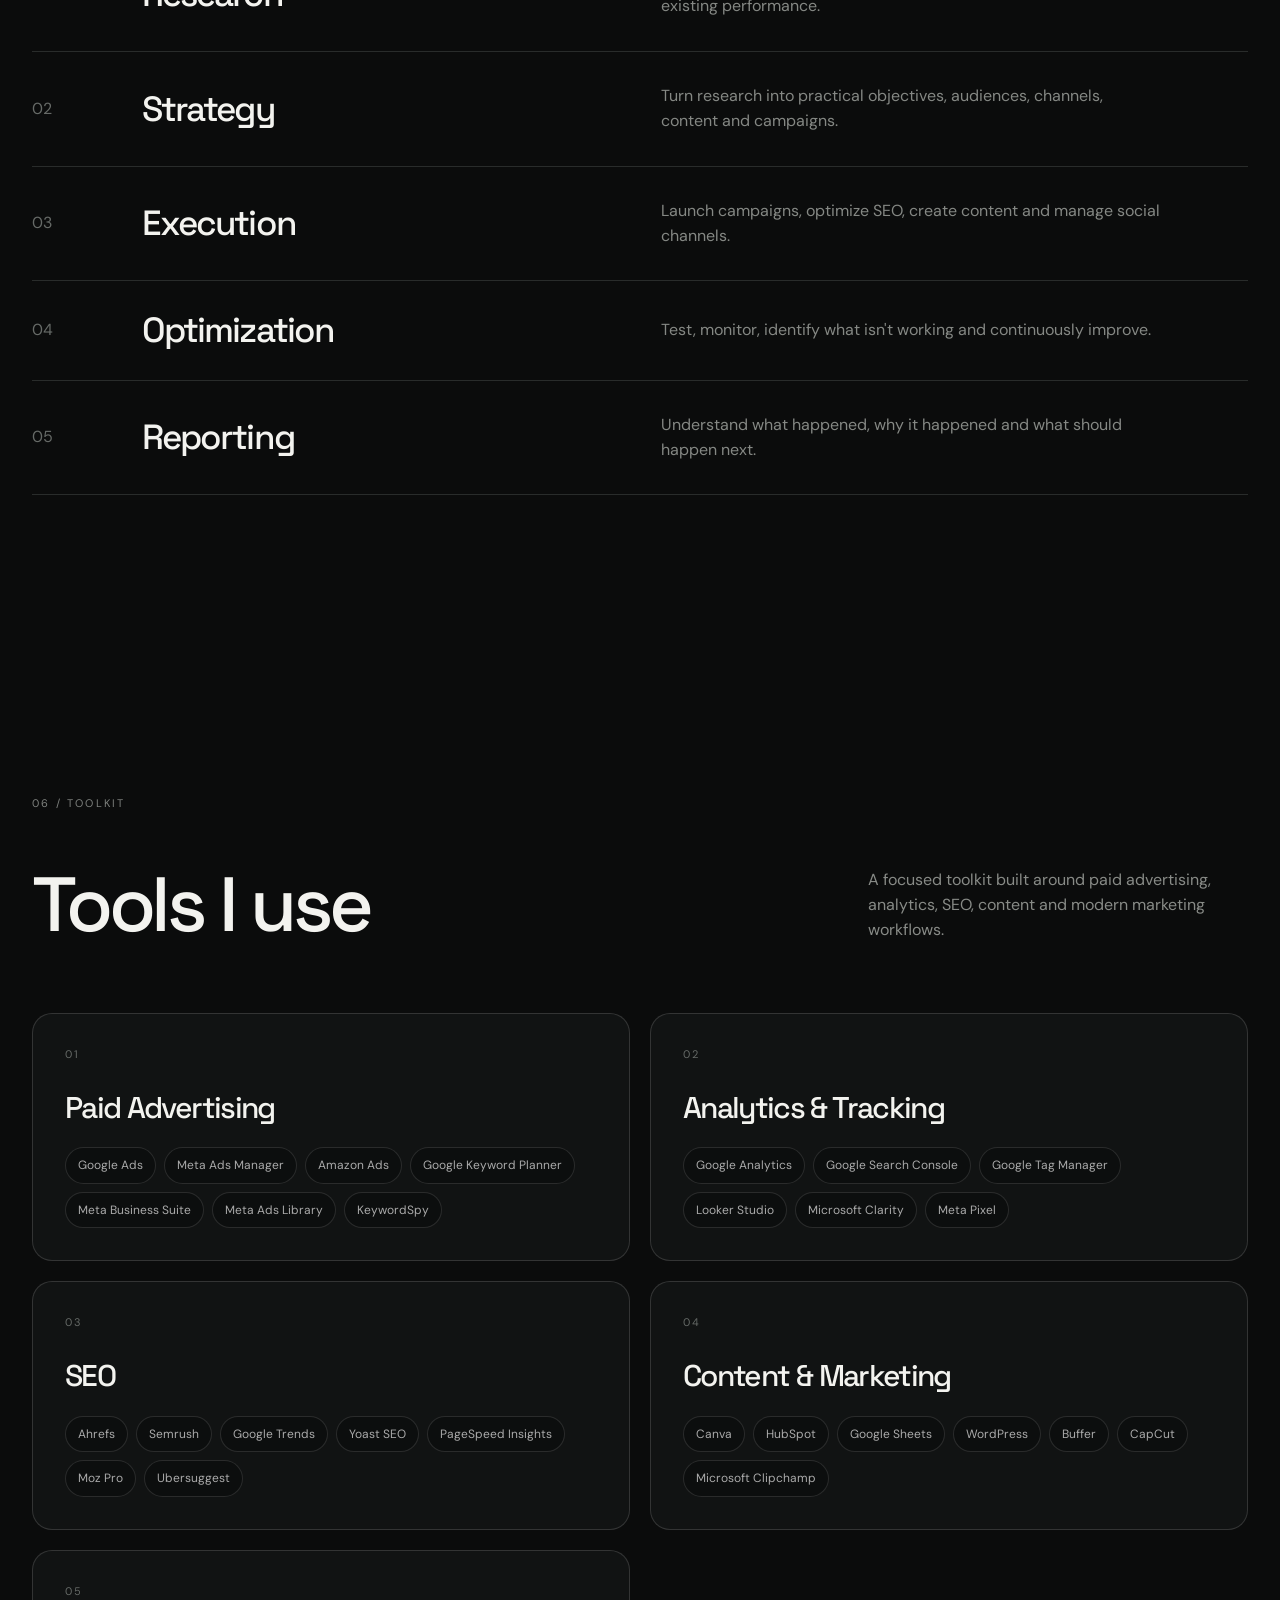
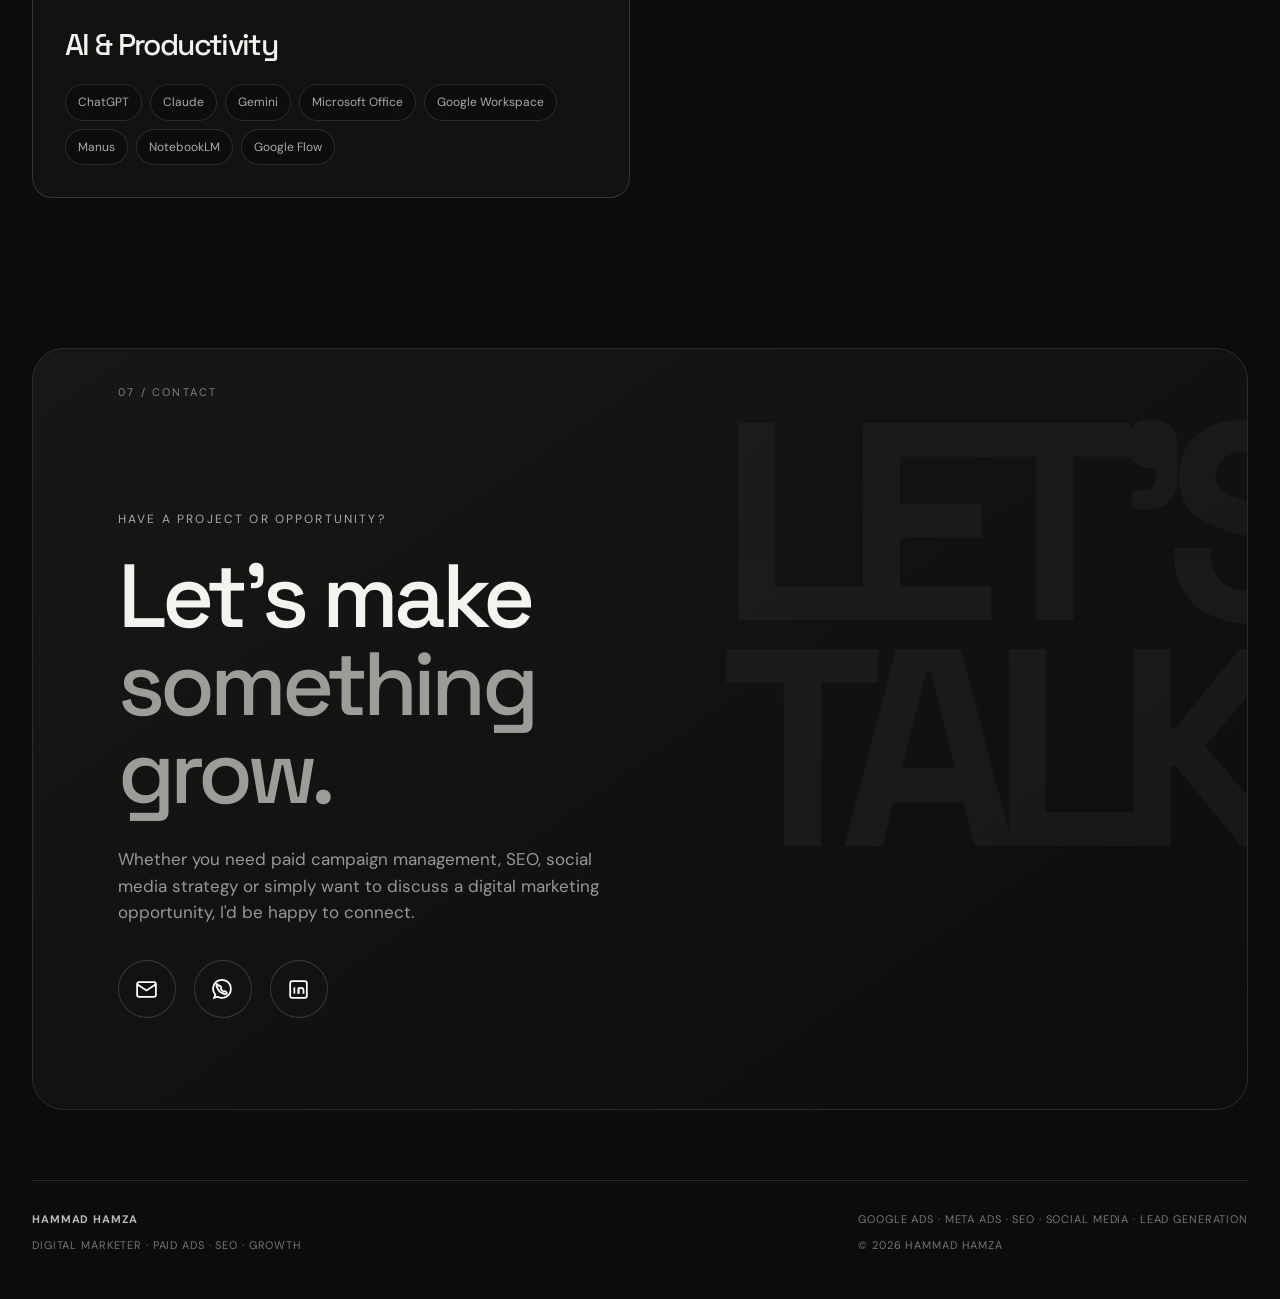
<file: hammad-portfolio/index.html>
<!DOCTYPE html>
<html lang="en">
<head>
  <meta charset="UTF-8">
  <meta name="viewport" content="width=device-width, initial-scale=1.0">
  <meta name="description" content="Hammad Hamza — Digital Marketer specializing in Paid Ads, SEO, Social Media and Growth.">
  <title>Hammad Hamza — Digital Marketer</title>
  <link rel="preconnect" href="https://fonts.googleapis.com">
  <link rel="preconnect" href="https://fonts.gstatic.com" crossorigin>
  <link href="https://fonts.googleapis.com/css2?family=DM+Sans:wght@400;500;600;700&family=Space+Grotesk:wght@400;500;600;700&display=swap" rel="stylesheet">
  <link rel="stylesheet" href="styles.css">
</head>
<body>
  <div class="noise"></div>

  <header class="site-header">
    <a class="logo" href="#home">HAMMAD  HAMZA</a>
    <button class="menu-toggle" aria-label="Open menu" aria-expanded="false"><span></span><span></span></button>
    <nav class="nav">
      <a href="#about">About</a>
      <a href="#expertise">Expertise</a>
      <a href="#work">Work</a>
      <a href="#experience">Experience</a>
      <a href="#contact" class="nav-cta">Let's talk</a>
    </nav>
  </header>

  <main>
    <section class="hero section-shell" id="home">
      <div class="hero-bg-word">HAMMAD</div>
      <div class="hero-top">

      <div class="hero-content">
        <div class="hero-copy">
          <h1>
            Helping brands grow
            <span>through paid advertising, SEO, social media, and data-driven marketing strategies.</span>
          </h1>
          </p>
          <div class="hero-actions">
            <a href="#work" class="btn btn-primary">View my work <span>↗</span></a>
          </div>
        </div>

        <div class="hero-visual">
          <div class="visual-frame">
            <img src="assets/profile.png" alt="Hammad Hamza" onerror="this.style.display='none'">
            <div class="visual-frame">
              <img src="assets/profile.png" alt="Hammad Hamza">
            </div>
          </div>
          <div class="visual-tag">MARKETING<br>WITH PURPOSE</div>
        </div>
      </div>

      <div class="hero-bottom">
        <span>Google Ads</span><span>Meta Ads</span><span>SEO</span><span>Social Media</span><span>Analytics</span>
      </div>
    </section>

    <section class="intro section" id="about">
      <div class="section-label">01 / ABOUT</div>
      <div class="intro-grid">
        <h2>Creative thinking.<br><span>Performance mindset.</span></h2>
        <div>
          <p class="lead">Hi, I'm Hammad, a Digital Marketer with experience across paid advertising, SEO, social media management, content strategy, lead generation and analytics.</p>
          <p>I started my career in graphic design, which gave me a strong creative foundation. I later combined that foundation with data, strategy and performance-focused thinking.</p>
          <p>I've worked with startups, growing businesses and international teams, managing campaigns, improving organic visibility, building social strategies and using analytics to understand what is working.</p>
        </div>
      </div>
      <div class="stats">
        <div class="stat"><strong data-count="5">5+ Years</strong><span>In Social Media Management</span></div>
        <div class="stat"><strong data-count="3">3+ Years</strong><span>In Paid Advertising</span></div>
        <div class="stat"><strong data-count="2">2+ Years</strong><span>In SEO</span></div>
      </div>
    </section>

    <section class="section expertise" id="expertise">
      <div class="section-label">02 / EXPERTISE</div>
      <div class="section-heading">
        <h2>What I do</h2>
        <p>From strategy to execution, I connect marketing channels with measurable business goals.</p>
      </div>

      <div class="service-grid">
        <article class="service-card">
          <span class="service-number">01</span><h3>Paid Advertising</h3>
          <p>Campaign planning, targeting, testing, optimization and performance analysis.</p>
          <div class="tags"><span>Google Ads</span><span>Meta Ads</span><span>TikTok Ads</span><span>Retargeting</span></div>
        </article>
        <article class="service-card">
          <span class="service-number">02</span><h3>Search Engine Optimization</h3>
          <p>Building organic visibility through research, technical improvements and content optimization.</p>
          <div class="tags"><span>Keyword Research</span><span>On-Page</span><span>Technical SEO</span><span>Audits</span></div>
        </article>
        <article class="service-card">
          <span class="service-number">03</span><h3>Social Media Management</h3>
          <p>Strategy, content calendars, publishing, community management and social analytics.</p>
          <div class="tags"><span>LinkedIn</span><span>Instagram</span><span>Facebook</span><span>TikTok</span></div>
        </article>
        <article class="service-card">
          <span class="service-number">04</span><h3>Creative Strategy</h3>
          <p>Combining design experience with messaging and content ideas that support growth.</p>
          <div class="tags"><span>Ad Creative</span><span>Content</span><span>Canva</span><span>Design</span></div>
        </article>
      </div>
    </section>

    <section class="section experience" id="experience">
      <div class="section-label">03 / EXPERIENCE</div>
      <div class="section-heading"><h2>Where I've worked</h2></div>

      <div class="timeline">
        <article class="timeline-item">
         <div class="timeline-date">Jul 2026 — Present</div>
       <div>
         <h3>Social Media Specialist</h3>
         <h4><a href="https://1degreesurveillance.com/" target="_blank" rel="noopener noreferrer">1 Degree Surveillance</a></h4>
         <p>Designing social media content and managing social media activities to strengthen the brand's online presence and audience engagement.</p>
         </div>
        </article>
        <article class="timeline-item">
          <div class="timeline-date">Jul 2026 — Present</div>
          <div><h3>Social Media Manager</h3><h4><a href="https://www.sentrixmonitoring.com/" target="_blank" rel="noopener noreferrer">Sentrix Monitoring</a></h4><p>Managing social media strategy, content planning, publishing, engagement and performance analysis for a remote video monitoring company.</p></div>
        </article>
        <article class="timeline-item">
          <div class="timeline-date">Jun 2026 — Present</div>
         <div>
          <h3>Social Media Growth Strategist</h3>
          <h4><a href="https://www.linkedin.com/company/devziv/" target="_blank" rel="noopener noreferrer">Devziv</a></h4>
          <p>Managing LinkedIn growth strategy focused on increasing followers, strengthening the company's presence and improving audience engagement through targeted content and organic growth initiatives.</p>
        </div>
        </article>
        <article class="timeline-item">
          <div class="timeline-date">Jun 2026 — Present</div>
          <div><h3>Search Engine Optimization Executive</h3><h4><a href="https://www.linkedin.com/company/devziv/" target="_blank" rel="noopener noreferrer">Devziv</a></h4><p>Working on keyword research, competitor analysis, on-page SEO, content optimization, ranking monitoring and technical SEO.</p></div>
        </article>
        <article class="timeline-item">
          <div class="timeline-date">Oct 2024 — Mar 2026</div>
          <div><h3>Digital Marketing Specialist</h3><h4><a href="https://www.feelingblessed.org/" target="_blank" rel="noopener noreferrer">Feeling Blessed</a></h4><p>Worked across paid advertising, social media, SEO, content and analytics, managing advertising and promotional budgets up to approximately $7,000/month.</p></div>
        </article>
        <article class="timeline-item">
          <div class="timeline-date">Jun 2024 — Sep 2024</div>
          <div><h3>Digital Marketing Trainee</h3><h4>Haris Traders</h4><p>Gained hands-on training in digital marketing while supporting social media content creation, scheduling, community management, and basic performance analysis.</p></div>
        </article>
        <article class="timeline-item">
          <div class="timeline-date">Jul 2023 — Feb 2024</div>
          <div><h3>Social Media Marketer</h3><h4><a href="https://bodlagroup.com/" target="_blank" rel="noopener noreferrer">Bodla Builders</a></h4><p>Managed Facebook and Instagram, planned content and monitored engagement and audience response.</p></div>
        </article>
        <article class="timeline-item">
          <div class="timeline-date">Sept 2022 — March 2023</div>
          <div><h3>Pay Per Click Campaign Manager</h3><h4>Baby Steps</h4><p>Managed Amazon PPC campaigns, keyword research, negative keywords, performance monitoring and ACoS optimization.</p></div>
        </article>
        <article class="timeline-item">
          <div class="timeline-date">Jul 2020 — Nov 2020</div>
          <div><h3>Lead Generation Specialist</h3><h4><a href="https://www.upwork.com/" target="_blank" rel="noopener noreferrer">Upwork</a></h4><p>Researched and verified B2B prospects and organized lead data using Google Sheets, HubSpot, Apollo and RocketReach.</p></div>
        </article>
        <article class="timeline-item">
          <div class="timeline-date">Nov 2019 — Apr 2020</div>
          <div><h3>Junior Graphic Designer</h3><h4><a href="https://www.linkedin.com/company/webloomer" target="_blank" rel="noopener noreferrer">Webloomer</a></h4><p>Created social graphics, managed publishing and used engagement insights to identify stronger content directions.</p></div>
        </article>
        <article class="timeline-item">
          <div class="timeline-date">Jun 2019 — Oct 2019</div>
         <div>
         <h3>Graphic Designer & LinkedIn Account Handler</h3>
         <h4><a href="https://thomasstoner.co.uk/" target="_blank" rel="noopener noreferrer">Thomas Stoner Supplies</a></h4>
         <p>Designed marketing and social media materials while managing the company's LinkedIn presence, content and audience engagement.</p>
         </div>
        </article>
        <article class="timeline-item">
          <div class="timeline-date">Apr 2019 — Sep 2019</div>
          <div><h3>Graphic Designer Intern</h3><h4>Hoomwork Mall</h4><p>Designed social media posts and promotional materials using Photoshop, Illustrator and Canva.</p></div>
        </article>
      </div>
            </div>

      <p class="experience-note">
       NOTE: Some organizations listed above are no longer active, have changed their business focus, or no longer maintain an active online presence.
      </p>
    </section>

    <section class="section work" id="work">
      <div class="section-label">04 / FEATURED WORK</div>
      <div class="section-heading">
        <h2>Selected work</h2>
        <p>A few examples of the marketing problems I've worked on and how I approached them.</p>
      </div>

      <article class="case-study featured-case">
        <div class="case-index">01</div>
        <div class="case-main">
          <div class="case-meta">Feeling Blessed · Paid Advertising</div>
          <h3>Multi-channel campaigns designed around the moment.</h3>
          <p>Worked across Google and Meta on donation campaigns for Ramadan, Giving Tuesday, Dhul Hijjah, Gaza Relief, Pakistan Flood Relief and urgent initiatives.</p>
          <div class="case-results">
           <div class="case-result">
            <strong>10×</strong>
            <span>Return on investment achieved through digital marketing campaigns</span>
          </div>

          <div class="case-result">
           <strong>20%</strong>
           <span>YoY revenue increase contributed through digital marketing initiatives</span>
        </div>
     </div>
          <div class="case-footer">
            <div class="case-tags">
              <span>Google Search</span>
              <span>Performance Max</span>
              <span>Demand Gen</span>
              <span>Meta</span>
            </div>
          <a href="./feeling-blessed.html" class="case-details-link">View Details ↗</a>
        </div>
      </article>

      <article class="case-study">
        <div class="case-index">02</div>
        <div class="case-main">
      <div class="case-meta">Devziv · LinkedIn Growth Strategy</div>
          <h3>Growing a B2B brand through strategic LinkedIn growth.</h3>
          <p>Managing Devziv's LinkedIn presence with a focus on growing followers, increasing organic reach, strengthening brand visibility and building meaningful engagement with a professional audience.</p>
          
          <div class="case-results">
           <div class="case-result">
             <strong>150</strong>
             <span>New followers gained in 57 days</span>
           </div>

           <div class="case-result">
             <strong>117.6%</strong>
             <span>Increase in LinkedIn page views</span>
           </div>
        </div>

          <div class="case-footer">
            <div class="case-tags">
              <span>LinkedIn</span>
              <span>Organic Growth</span>
              <span>Content Strategy</span>
              <span>Audience Growth</span>
           </div>

  <a href="./devziv.html" class="case-details-link">View Details ↗</a>
</div>
        </div>
      </article>


    </section>

    

    <section class="section approach">
      <div class="section-label">05 / MY APPROACH</div>
      <div class="approach-list">
        <div class="approach-row"><span>01</span><h3>Research</h3><p>Understand the business, audience, competition, market and existing performance.</p></div>
        <div class="approach-row"><span>02</span><h3>Strategy</h3><p>Turn research into practical objectives, audiences, channels, content and campaigns.</p></div>
        <div class="approach-row"><span>03</span><h3>Execution</h3><p>Launch campaigns, optimize SEO, create content and manage social channels.</p></div>
        <div class="approach-row"><span>04</span><h3>Optimization</h3><p>Test, monitor, identify what isn't working and continuously improve.</p></div>
        <div class="approach-row"><span>05</span><h3>Reporting</h3><p>Understand what happened, why it happened and what should happen next.</p></div>
      </div>
    </section>

<section class="section skills">
  <div class="section-label">06 / TOOLKIT</div>

  <div class="section-heading">
    <h2>Tools I use</h2>
    <p>A focused toolkit built around paid advertising, analytics, SEO, content and modern marketing workflows.</p>
  </div>

  <div class="toolkit-categories">

    <div class="tool-category">
      <span class="tool-category-number">01</span>
      <h3>Paid Advertising</h3>
      <div class="tool-cloud">
        <span>Google Ads</span>
        <span>Meta Ads Manager</span>
        <span>Amazon Ads</span>
        <span>Google Keyword Planner</span>
        <span>Meta Business Suite</span>
        <span>Meta Ads Library</span>
        <span>KeywordSpy</span>
      </div>
    </div>

    <div class="tool-category">
      <span class="tool-category-number">02</span>
      <h3>Analytics & Tracking</h3>
      <div class="tool-cloud">
        <span>Google Analytics</span>
        <span>Google Search Console</span>
        <span>Google Tag Manager</span>
        <span>Looker Studio</span>
        <span>Microsoft Clarity</span>
        <span>Meta Pixel</span>
      </div>
    </div>

    <div class="tool-category">
      <span class="tool-category-number">03</span>
      <h3>SEO</h3>
      <div class="tool-cloud">
        <span>Ahrefs</span>
        <span>Semrush</span>
        <span>Google Trends</span>
        <span>Yoast SEO</span>
        <span>PageSpeed Insights</span>
        <span>Moz Pro</span>
        <span>Ubersuggest</span>
      </div>
    </div>

    <div class="tool-category">
      <span class="tool-category-number">04</span>
      <h3>Content & Marketing</h3>
      <div class="tool-cloud">
        <span>Canva</span>
        <span>HubSpot</span>
        <span>Google Sheets</span>
        <span>WordPress</span>
        <span>Buffer</span>
        <span>CapCut</span>
        <span>Microsoft Clipchamp</span>
      </div>
    </div>

    <div class="tool-category">
      <span class="tool-category-number">05</span>
      <h3>AI & Productivity</h3>
      <div class="tool-cloud">
        <span>ChatGPT</span>
        <span>Claude</span>
        <span>Gemini</span>
        <span>Microsoft Office</span>
        <span>Google Workspace</span>
        <span>Manus</span>
        <span>NotebookLM</span>
        <span>Google Flow</span>
      </div>
    </div>

  </div>
</section>

    <section class="contact section-shell" id="contact">
      <div class="contact-bg">LET'S<br>TALK</div>
      <div class="section-label">07 / CONTACT</div>
      <div class="contact-grid">
        <div>
          <p class="eyebrow">HAVE A PROJECT OR OPPORTUNITY?</p>
          <h2>Let's make<br><em>something grow.</em></h2>
          <p class="contact-copy">Whether you need paid campaign management, SEO, social media strategy or simply want to discuss a digital marketing opportunity, I'd be happy to connect.</p>

<div class="contact-links">

  <a href="mailto:m.hammadhamza01@gmail.com" class="contact-logo" aria-label="Email Hammad">
    <svg viewBox="0 0 24 24" fill="none" stroke="currentColor" stroke-width="1.7">
      <rect x="3" y="5" width="18" height="14" rx="2"></rect>
      <path d="m3 7 9 6 9-6"></path>
    </svg>
  </a>

  <a href="https://wa.me/923081366938" target="_blank" rel="noopener noreferrer" class="contact-logo" aria-label="WhatsApp">
    <svg viewBox="0 0 24 24" fill="none" stroke="currentColor" stroke-width="1.7">
      <path d="M20 11.5a8.5 8.5 0 0 1-12.7 7.4L4 20l1.1-3.2A8.5 8.5 0 1 1 20 11.5Z"></path>
      <path d="M8.5 8.5c.3-.4.7-.4 1-.1l1.1 1.2c.3.3.3.6.1.9l-.5.7c.7 1.3 1.7 2.3 3 3l.7-.5c.3-.2.6-.2.9.1l1.2 1.1c.3.3.3.7-.1 1-.5.5-1.2.7-1.9.5-3.8-1.1-6.7-4-7.8-7.8-.2-.7 0-1.4.5-1.9Z"></path>
    </svg>
  </a>

  <a href="https://www.linkedin.com/in/hammad-hamza-338372246/" target="_blank" rel="noopener noreferrer" class="contact-logo" aria-label="LinkedIn">
    <svg viewBox="0 0 24 24" fill="none" stroke="currentColor" stroke-width="1.7">
      <rect x="4" y="4" width="16" height="16" rx="2"></rect>
      <path d="M8 10v6"></path>
      <path d="M8 8.2v.1"></path>
      <path d="M12 16v-3.2a2.4 2.4 0 0 1 4.8 0V16"></path>
      <path d="M12 10v6"></path>
    </svg>
  </a>

</div>


      </div>
    </section>
  </main>

  <footer>
    <div><strong>HAMMAD HAMZA</strong><span>Digital Marketer · Paid Ads · SEO · Growth</span></div>
    <div><span>Google Ads · Meta Ads · SEO · Social Media · Lead Generation</span><span>© 2026 Hammad Hamza</span></div>
  </footer>

  <script src="script.js"></script>
</body>
</html>
</file>
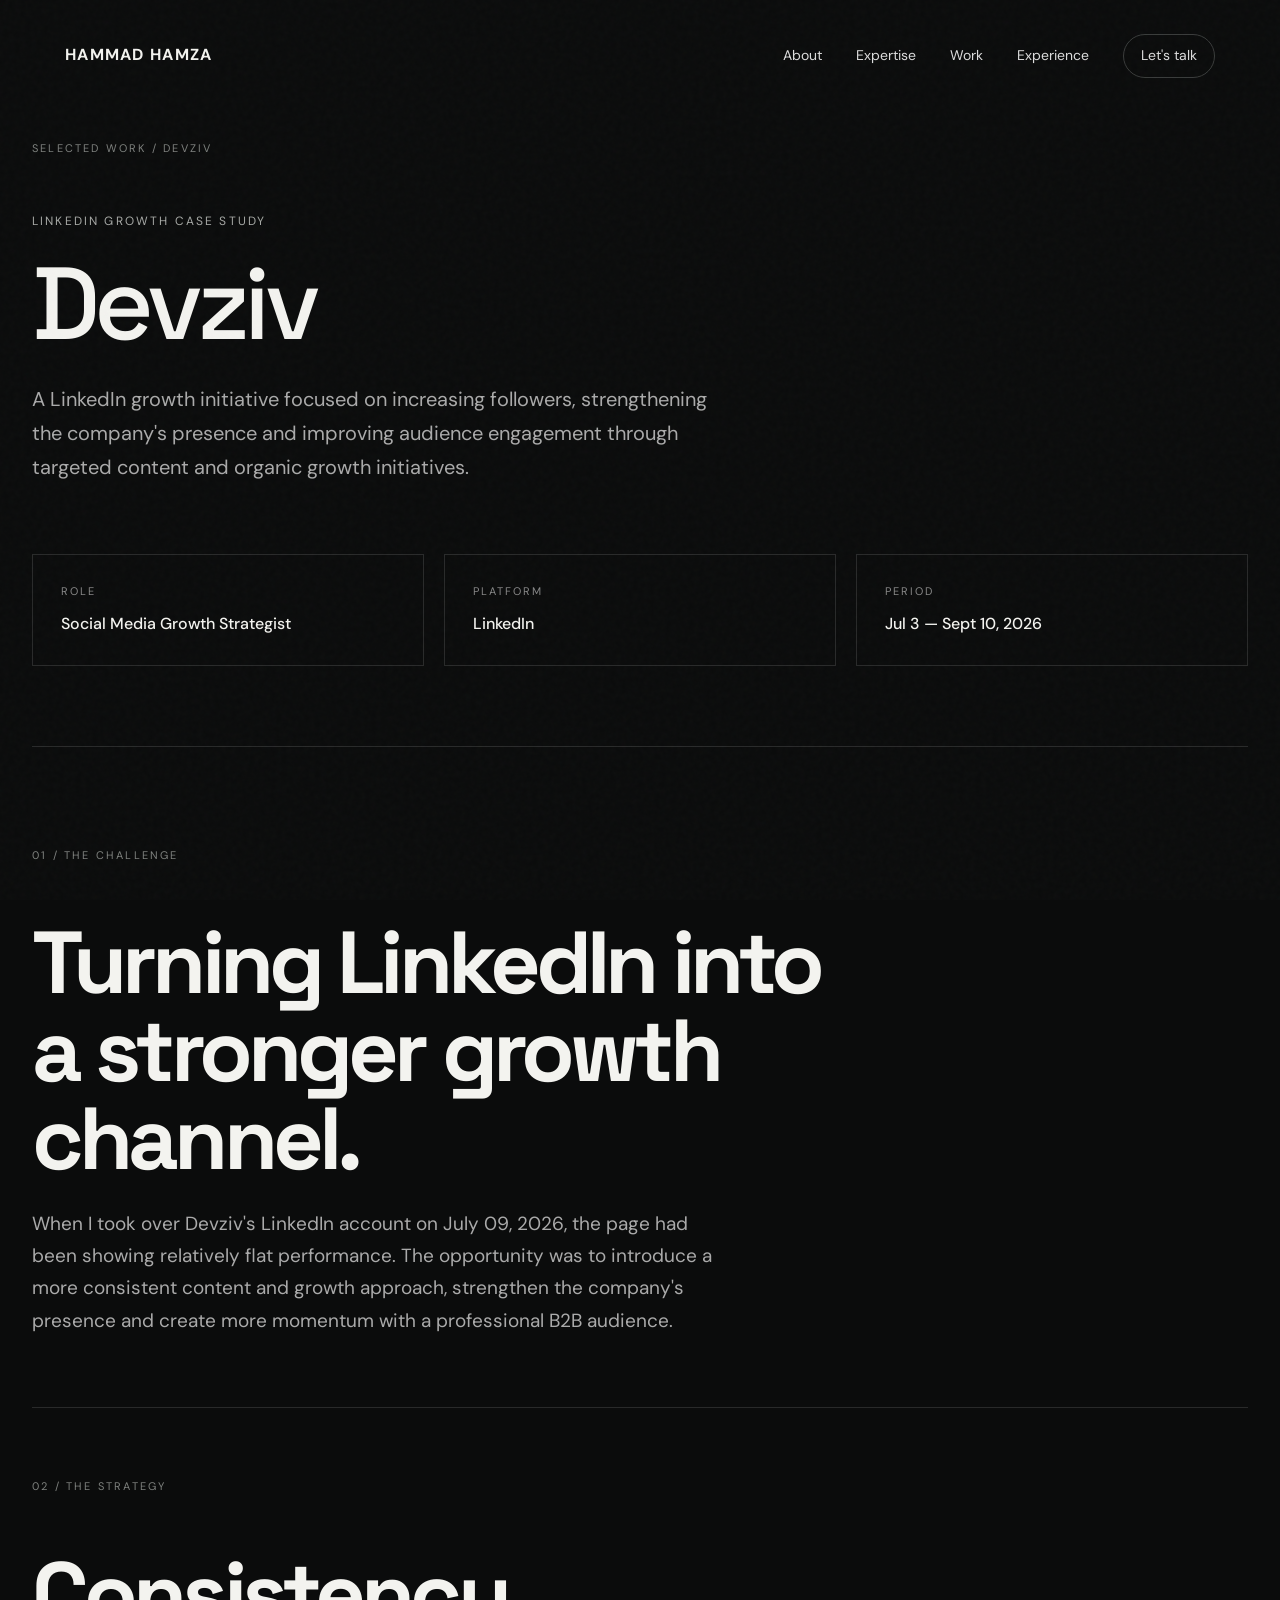
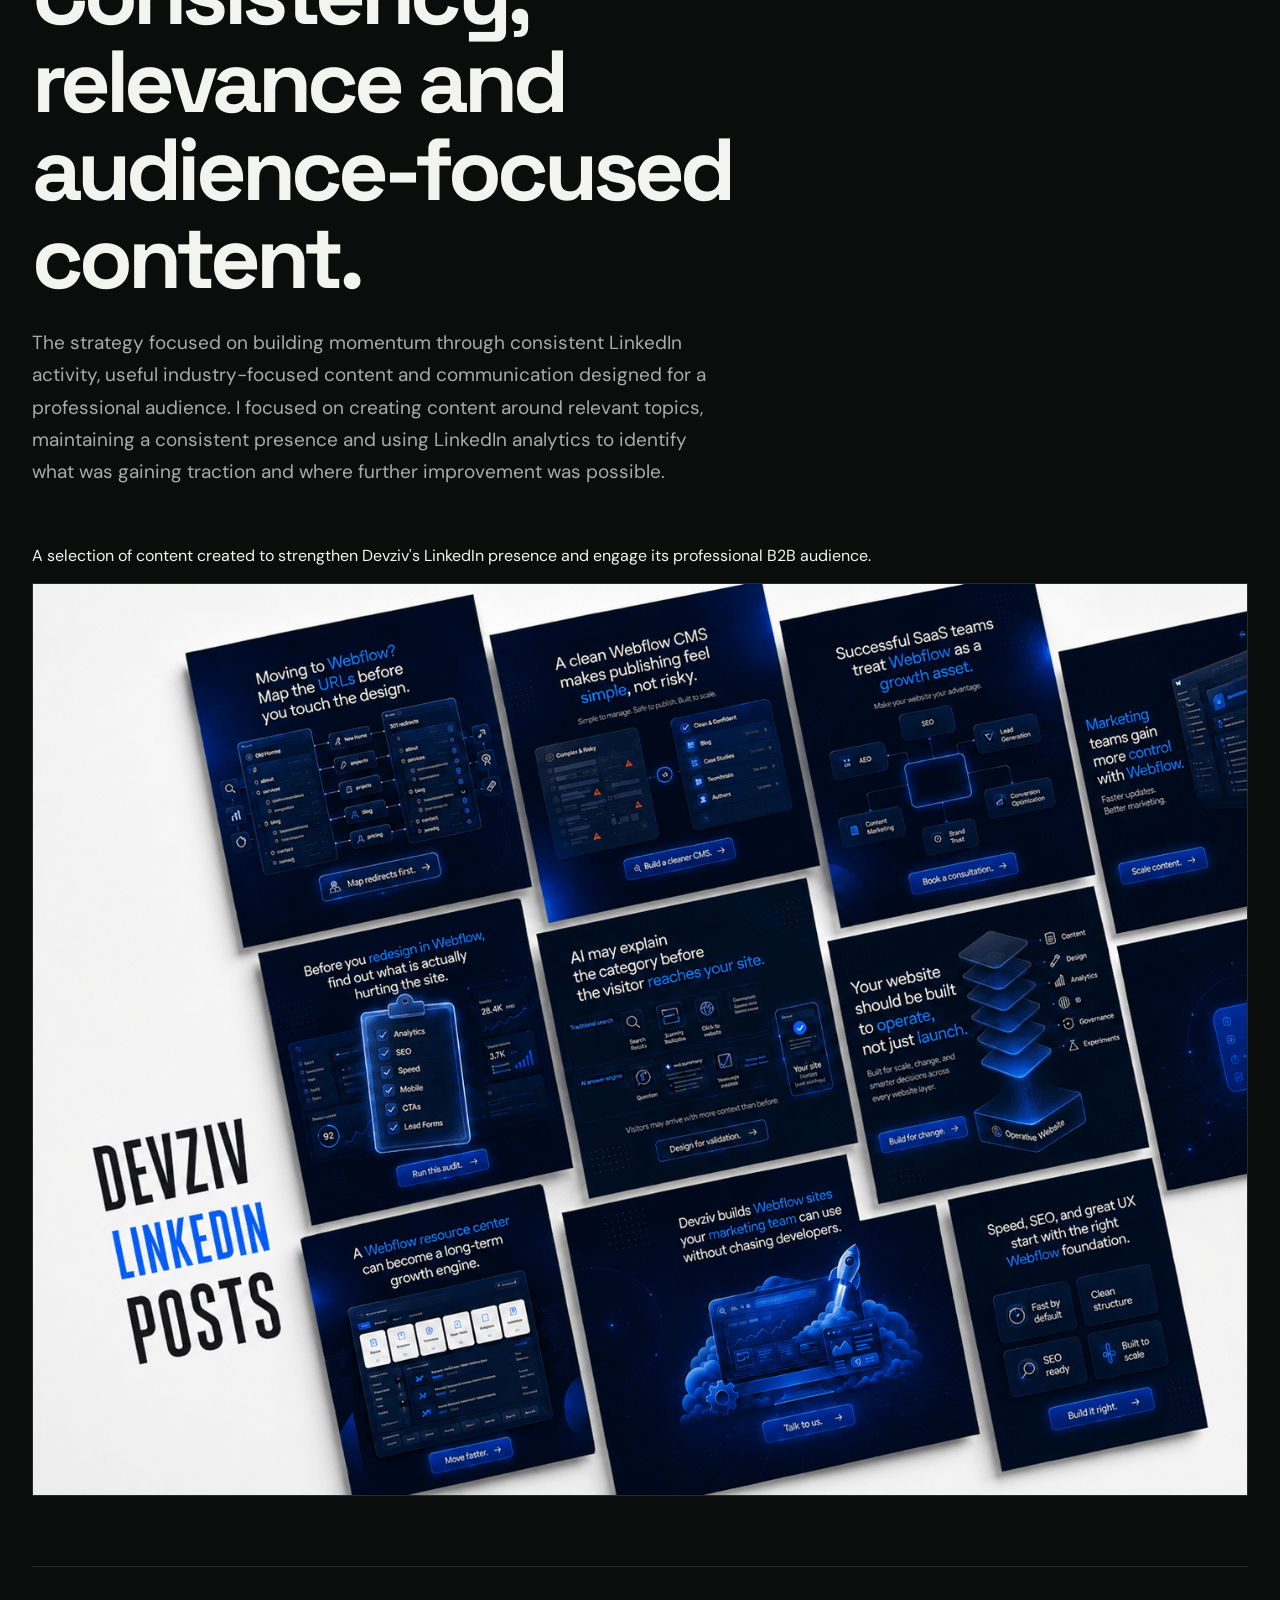
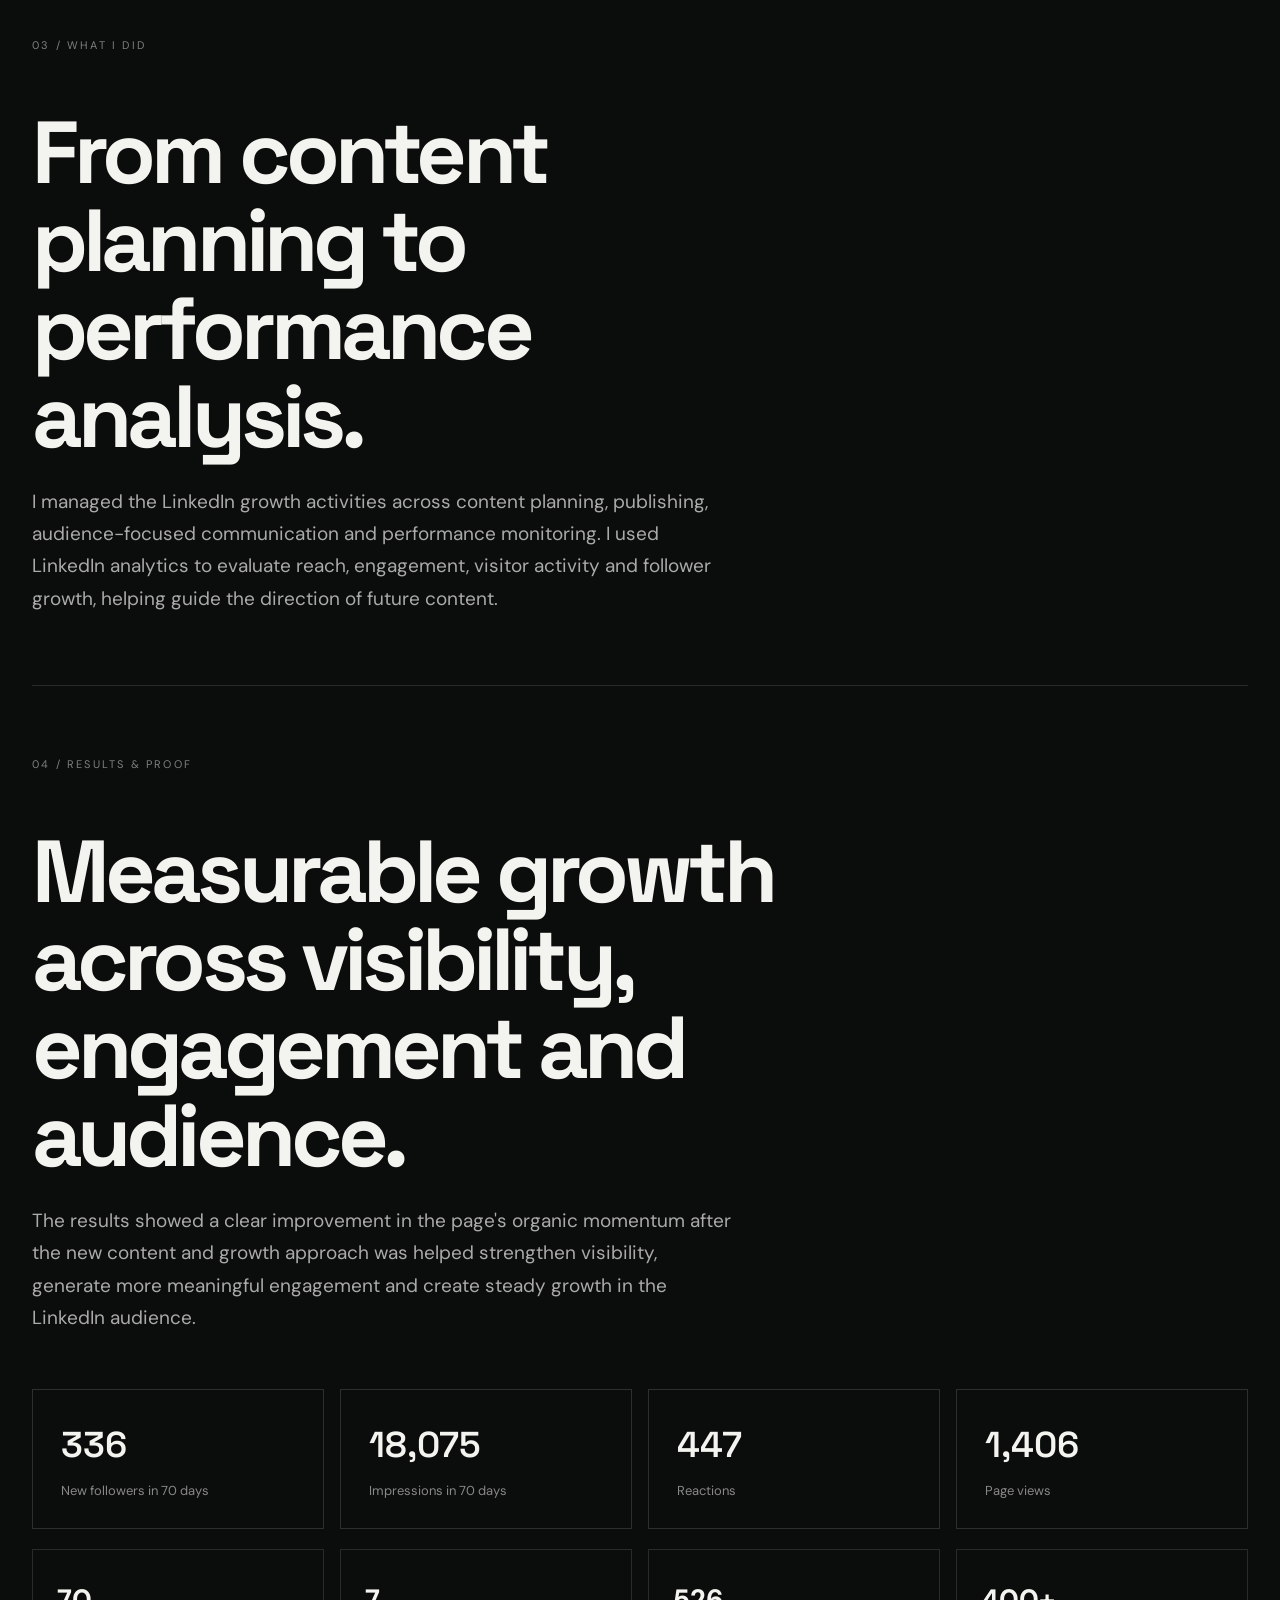
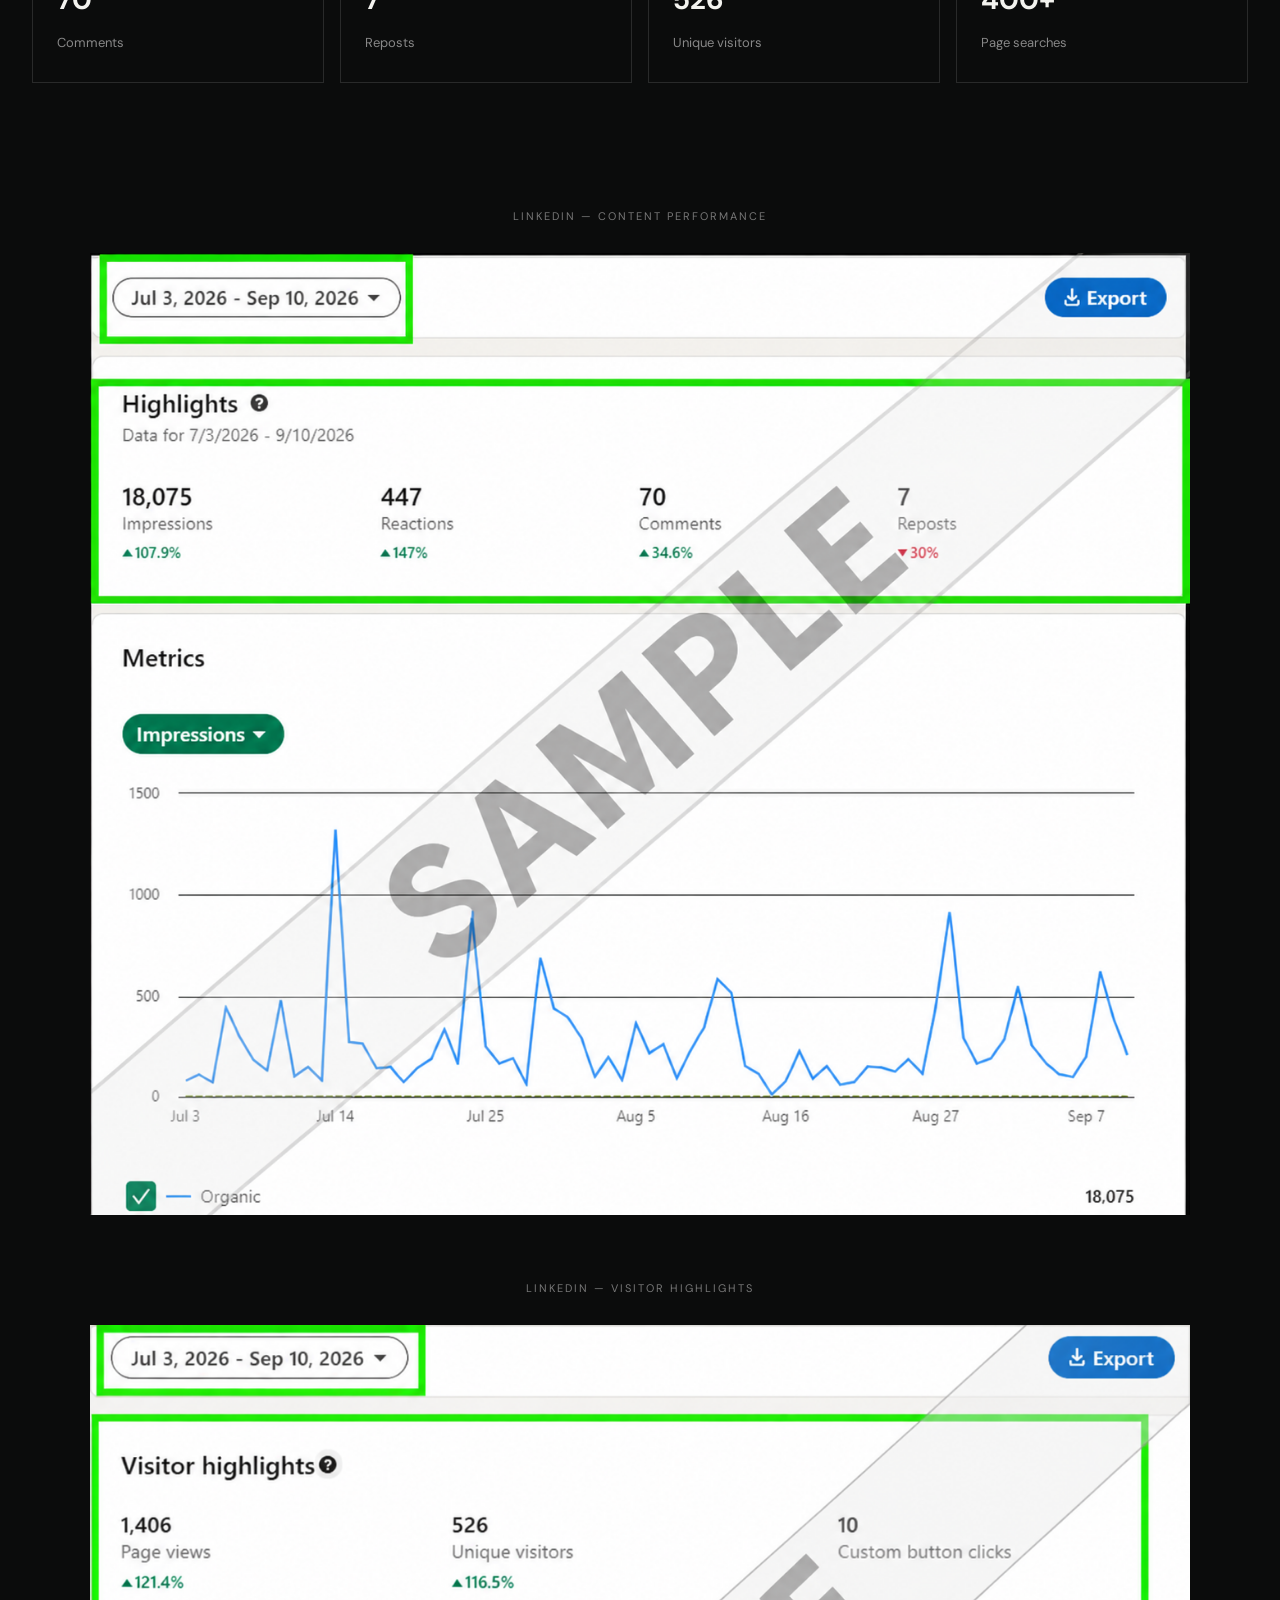
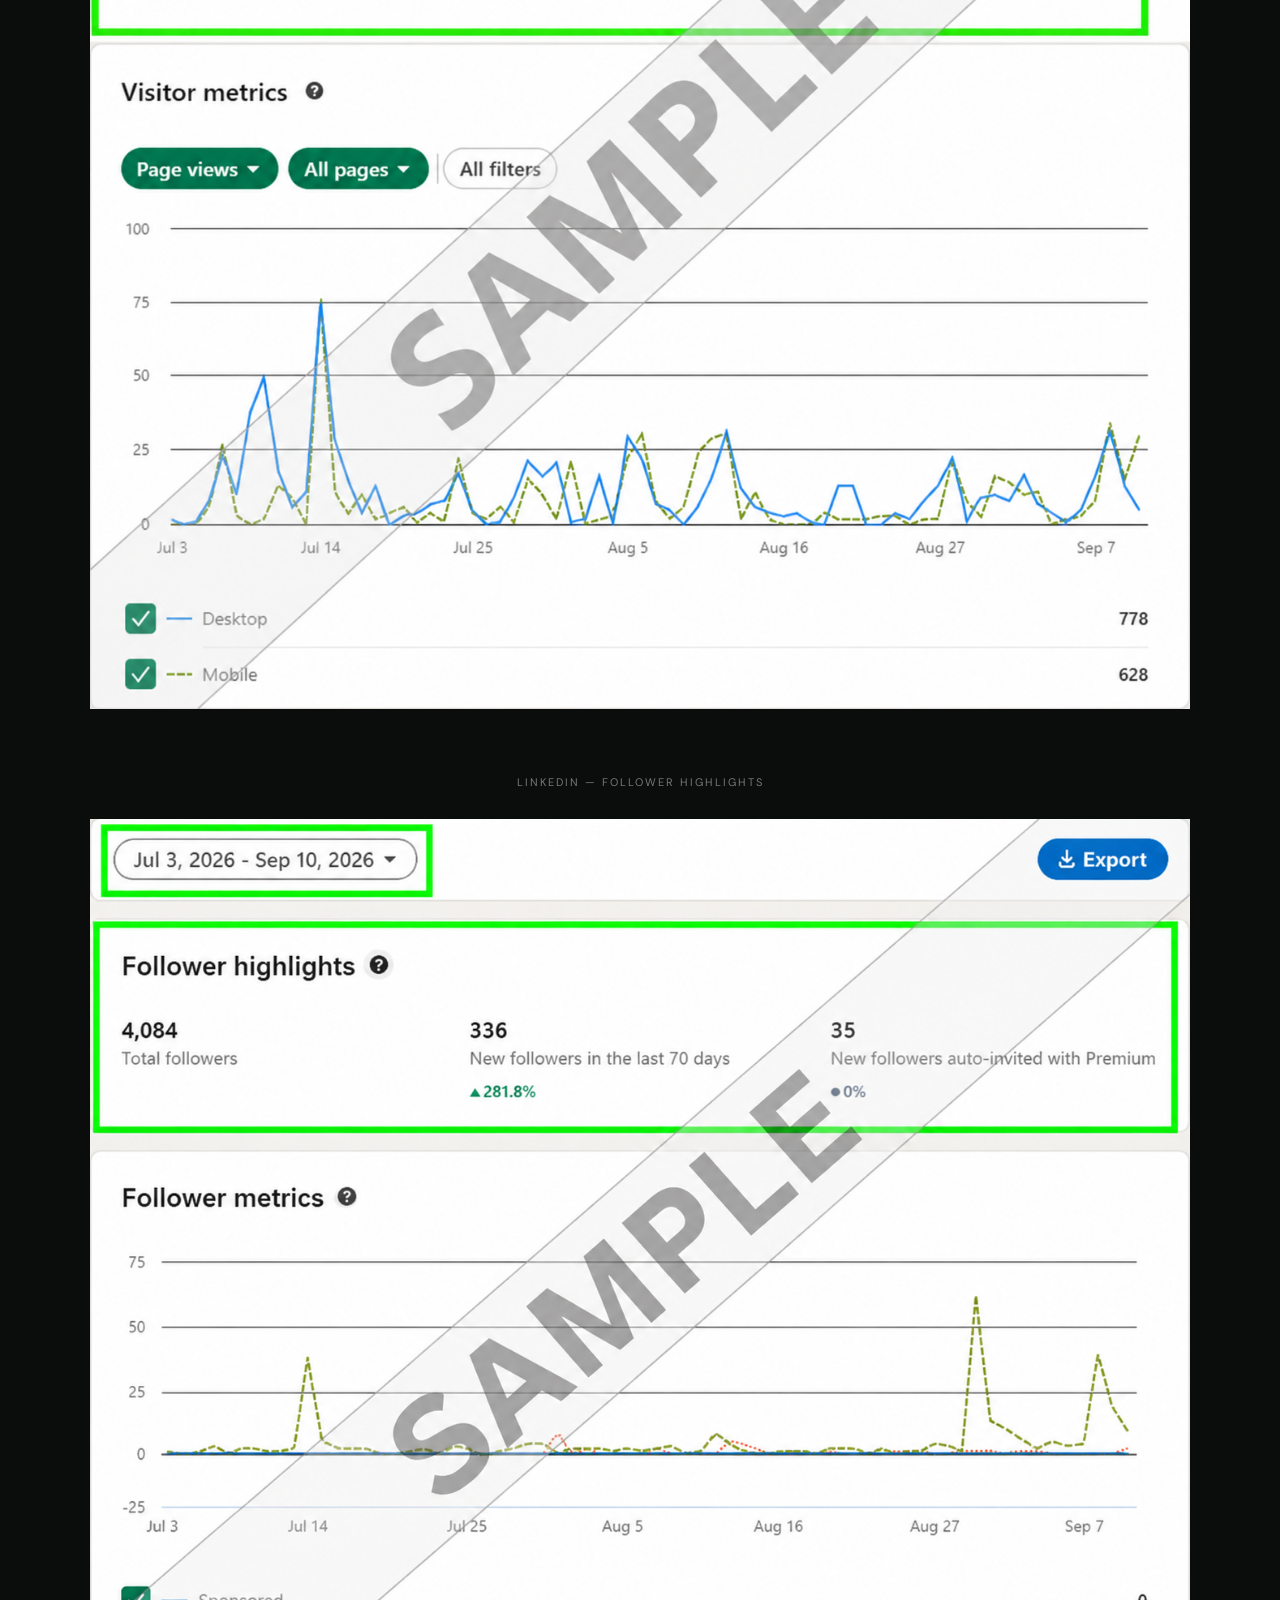
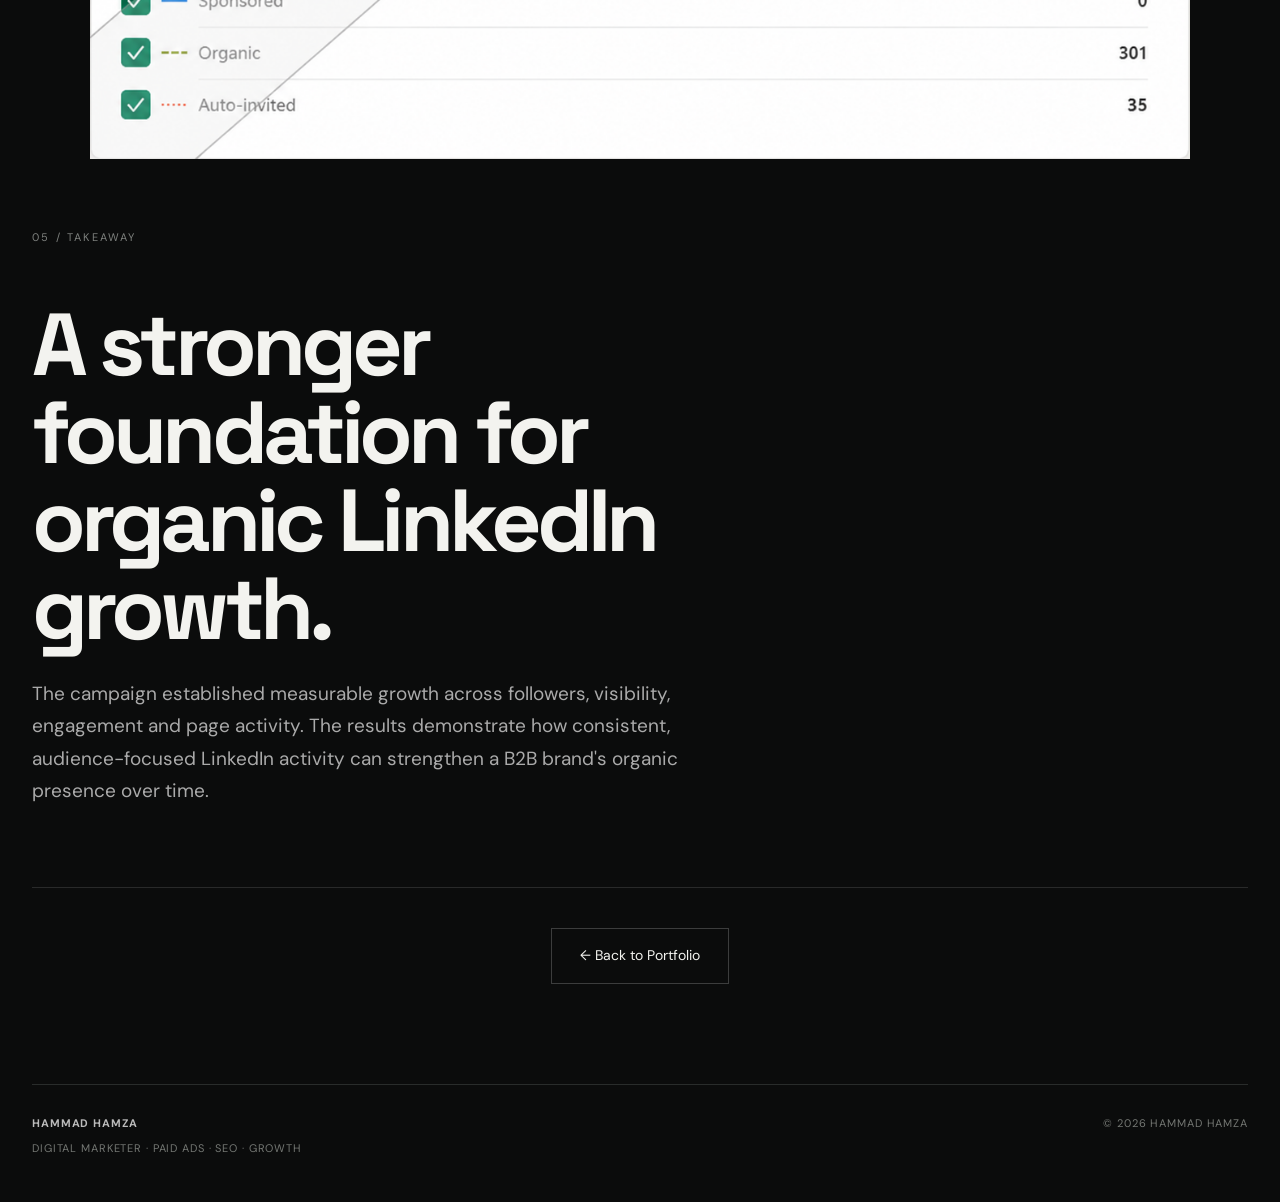
<file: devziv.html>
<!DOCTYPE html>
<html lang="en">
<head>
  <meta charset="UTF-8">
  <meta name="viewport" content="width=device-width, initial-scale=1.0">
  <meta name="description" content="Devziv — LinkedIn Growth Case Study by Hammad Hamza.">
  <title>Devziv — Hammad Hamza</title>

  <link rel="preconnect" href="https://fonts.googleapis.com">
  <link rel="preconnect" href="https://fonts.gstatic.com" crossorigin>
  <link href="https://fonts.googleapis.com/css2?family=DM+Sans:wght@400;500;600;700&family=Space+Grotesk:wght@400;500;600;700&display=swap" rel="stylesheet">

  <link rel="stylesheet" href="styles.css">
</head>

<body>

  <div class="noise"></div>

  <header class="site-header">
    <a class="logo" href="index.html">HAMMAD HAMZA</a>

    <nav class="nav">
      <a href="index.html#about">About</a>
      <a href="index.html#expertise">Expertise</a>
      <a href="index.html#work">Work</a>
      <a href="index.html#experience">Experience</a>
      <a href="index.html#contact" class="nav-cta">Let's talk</a>
    </nav>
  </header>

  <main>

    <section class="section-shell case-study-page">

      <div class="section-label">SELECTED WORK / DEVZIV</div>

      <div class="case-page-header">

        <p class="eyebrow">LINKEDIN GROWTH CASE STUDY</p>

        <h1>Devziv</h1>

        <p class="case-page-intro">
          A LinkedIn growth initiative focused on increasing followers,
          strengthening the company's presence and improving audience
          engagement through targeted content and organic growth initiatives.
        </p>

      </div>


      <div class="case-page-overview">

        <div>
          <span class="case-detail-label">ROLE</span>
          <strong>Social Media Growth Strategist</strong>
        </div>

        <div>
          <span class="case-detail-label">PLATFORM</span>
          <strong>LinkedIn</strong>
        </div>

        <div>
          <span class="case-detail-label">PERIOD</span>
          <strong>Jul 3 — Sept 10, 2026</strong>
        </div>

      </div>


      <div class="campaign-section" id="linkedin-growth">

  <div class="section-label">01 / THE CHALLENGE</div>

  <div class="campaign-heading">

    <h2>Turning LinkedIn into a stronger growth channel.</h2>

    <p>
      When I took over Devziv's LinkedIn account on July 09, 2026, the page
      had been showing relatively flat performance. The opportunity was to
      introduce a more consistent content and growth approach, strengthen the
      company's presence and create more momentum with a professional B2B
      audience.
    </p>
  </div>


  <div class="section-label">02 / THE STRATEGY</div>

  <div class="campaign-heading">

    <h2>Consistency, relevance and audience-focused content.</h2>

    <p>
      The strategy focused on building momentum through consistent LinkedIn
      activity, useful industry-focused content and communication designed for
      a professional audience. I focused on creating content around relevant
      topics, maintaining a consistent presence and using LinkedIn analytics
      to identify what was gaining traction and where further improvement was
      possible.
   </p>

  </div>

  <div class="content-showcase">

  <p>
    A selection of content created to strengthen Devziv's LinkedIn presence
    and engage its professional B2B audience.
  </p>

  <img
    src="assets/case-studies/devziv-posts-mockup.png"
    alt="Selected LinkedIn posts created for Devziv">

</div>


  <div class="section-label">03 / WHAT I DID</div>

  <div class="campaign-heading">


    <h2>From content planning to performance analysis.</h2>

    <p>
      I managed the LinkedIn growth activities across content planning,
      publishing, audience-focused communication and performance monitoring.
      I used LinkedIn analytics to evaluate reach, engagement, visitor
      activity and follower growth, helping guide the direction of future
      content.
    </p>

  </div>



  <div class="section-label">04 / RESULTS & PROOF</div>

  <div class="campaign-heading">

    <h2>Measurable growth across visibility, engagement and audience.</h2>

    <p>
      The results showed a clear improvement in the page's organic
      momentum after the new content and growth approach was
      helped strengthen visibility, generate more meaningful engagement
      and create steady growth in the LinkedIn audience.
    </p>

    </div>

      <div class="campaign-results">

    <div class="campaign-result">
      <strong>336</strong>
      <span>New followers in 70 days</span>
    </div>

    <div class="campaign-result">
      <strong>18,075</strong>
      <span>Impressions in 70 days</span>
    </div>

    <div class="campaign-result">
      <strong>447</strong>
      <span>Reactions</span>
    </div>

    <div class="campaign-result">
      <strong>1,406</strong>
      <span>Page views</span>
    </div>

  </div>


  <div class="platform-results">

    <div>
      <strong>70</strong>
      <span>Comments</span>
    </div>

    <div>
      <strong>7</strong>
      <span>Reposts</span>
    </div>

    <div>
      <strong>526</strong>
      <span>Unique visitors</span>
    </div>

    <div>
      <strong>400+</strong>
      <span>Page searches</span>
    </div>

  </div>

  </div>


  <div class="campaign-screenshot">

    <span>LINKEDIN — CONTENT PERFORMANCE</span>

    <img
    src="assets/case-studies/devziv-content.png"
    alt="Devziv LinkedIn content highlights">

  </div>


  <div class="campaign-screenshot">

    <span>LINKEDIN — VISITOR HIGHLIGHTS</span>

    <img
    src="assets/case-studies/devziv-visitors.png"
    alt="Devziv LinkedIn visitor highlights">

  </div>


  <div class="campaign-screenshot">

    <span>LINKEDIN — FOLLOWER HIGHLIGHTS</span>

    <img
    src="assets/case-studies/devziv-followers.png"
    alt="Devziv LinkedIn follower growth results">

  </div>

  <div class="takeaway-spacing"></div>

  <div class="section-label">05 / TAKEAWAY</div>

  <div class="campaign-heading">

    <h2>A stronger foundation for organic LinkedIn growth.</h2>

    <p>
      The campaign established measurable growth across followers, visibility,
      engagement and page activity. The results demonstrate how consistent,
      audience-focused LinkedIn activity can strengthen a B2B brand's organic
      presence over time.
    </p>

  </div>

</div>


      <div class="back-to-portfolio">

        <a href="index.html#work">← Back to Portfolio</a>

      </div>

    </section>

  </main>


  <footer>

    <div>
      <strong>HAMMAD HAMZA</strong>
      <span>Digital Marketer · Paid Ads · SEO · Growth</span>
    </div>

    <div>
      <span>© 2026 Hammad Hamza</span>
    </div>

  </footer>

</body>
</html>
</file>
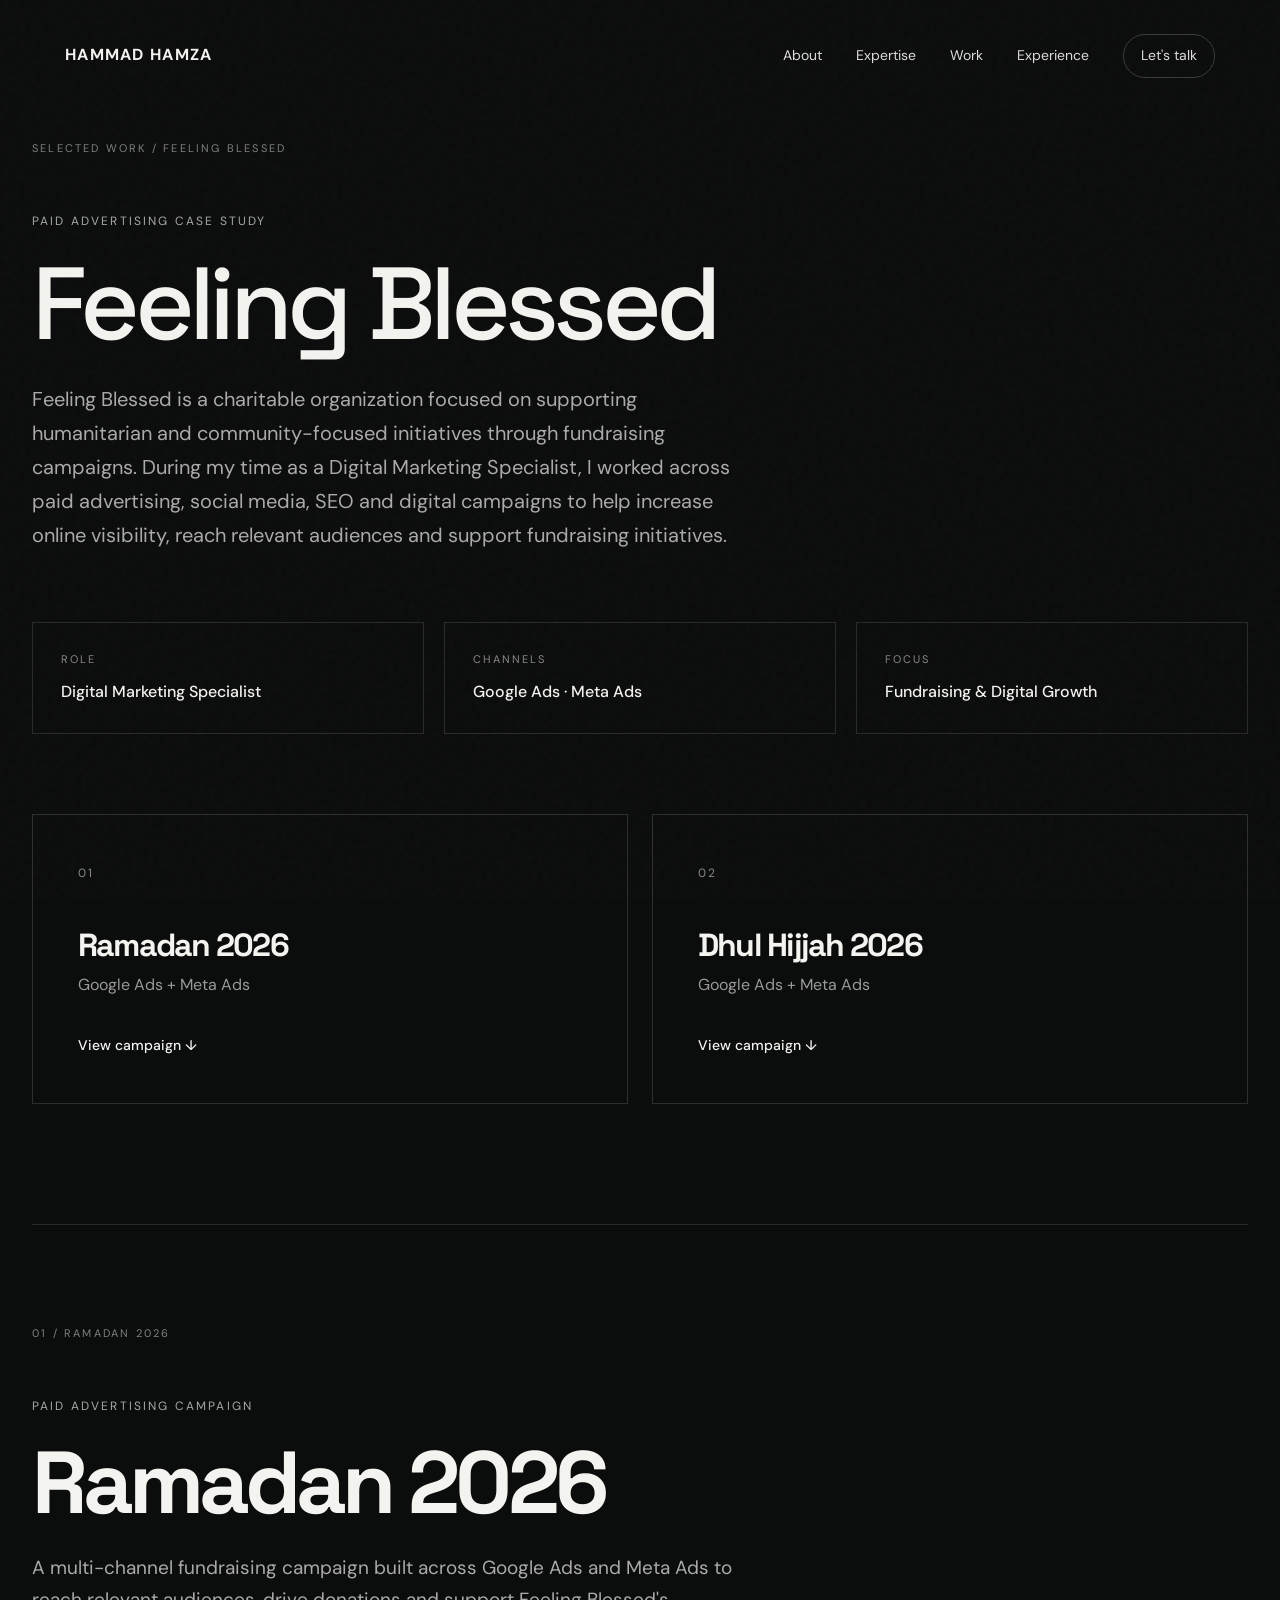
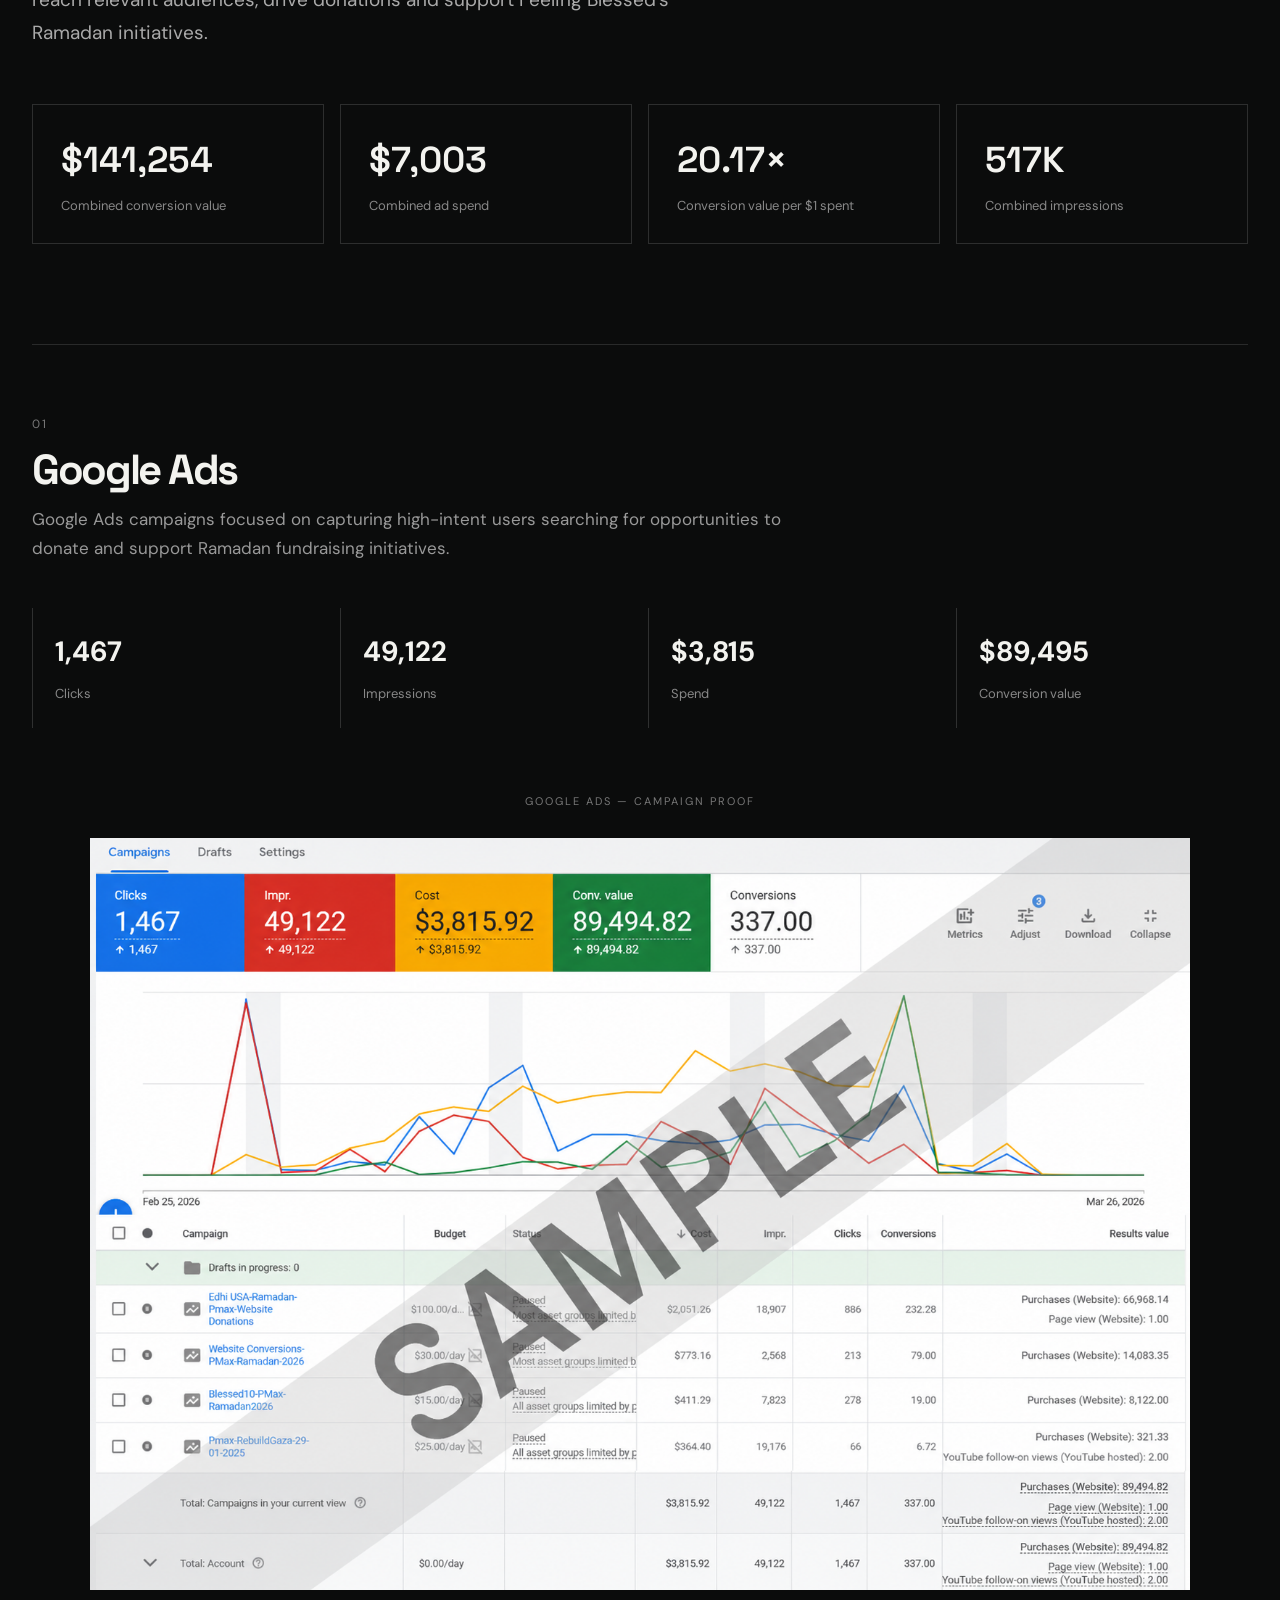
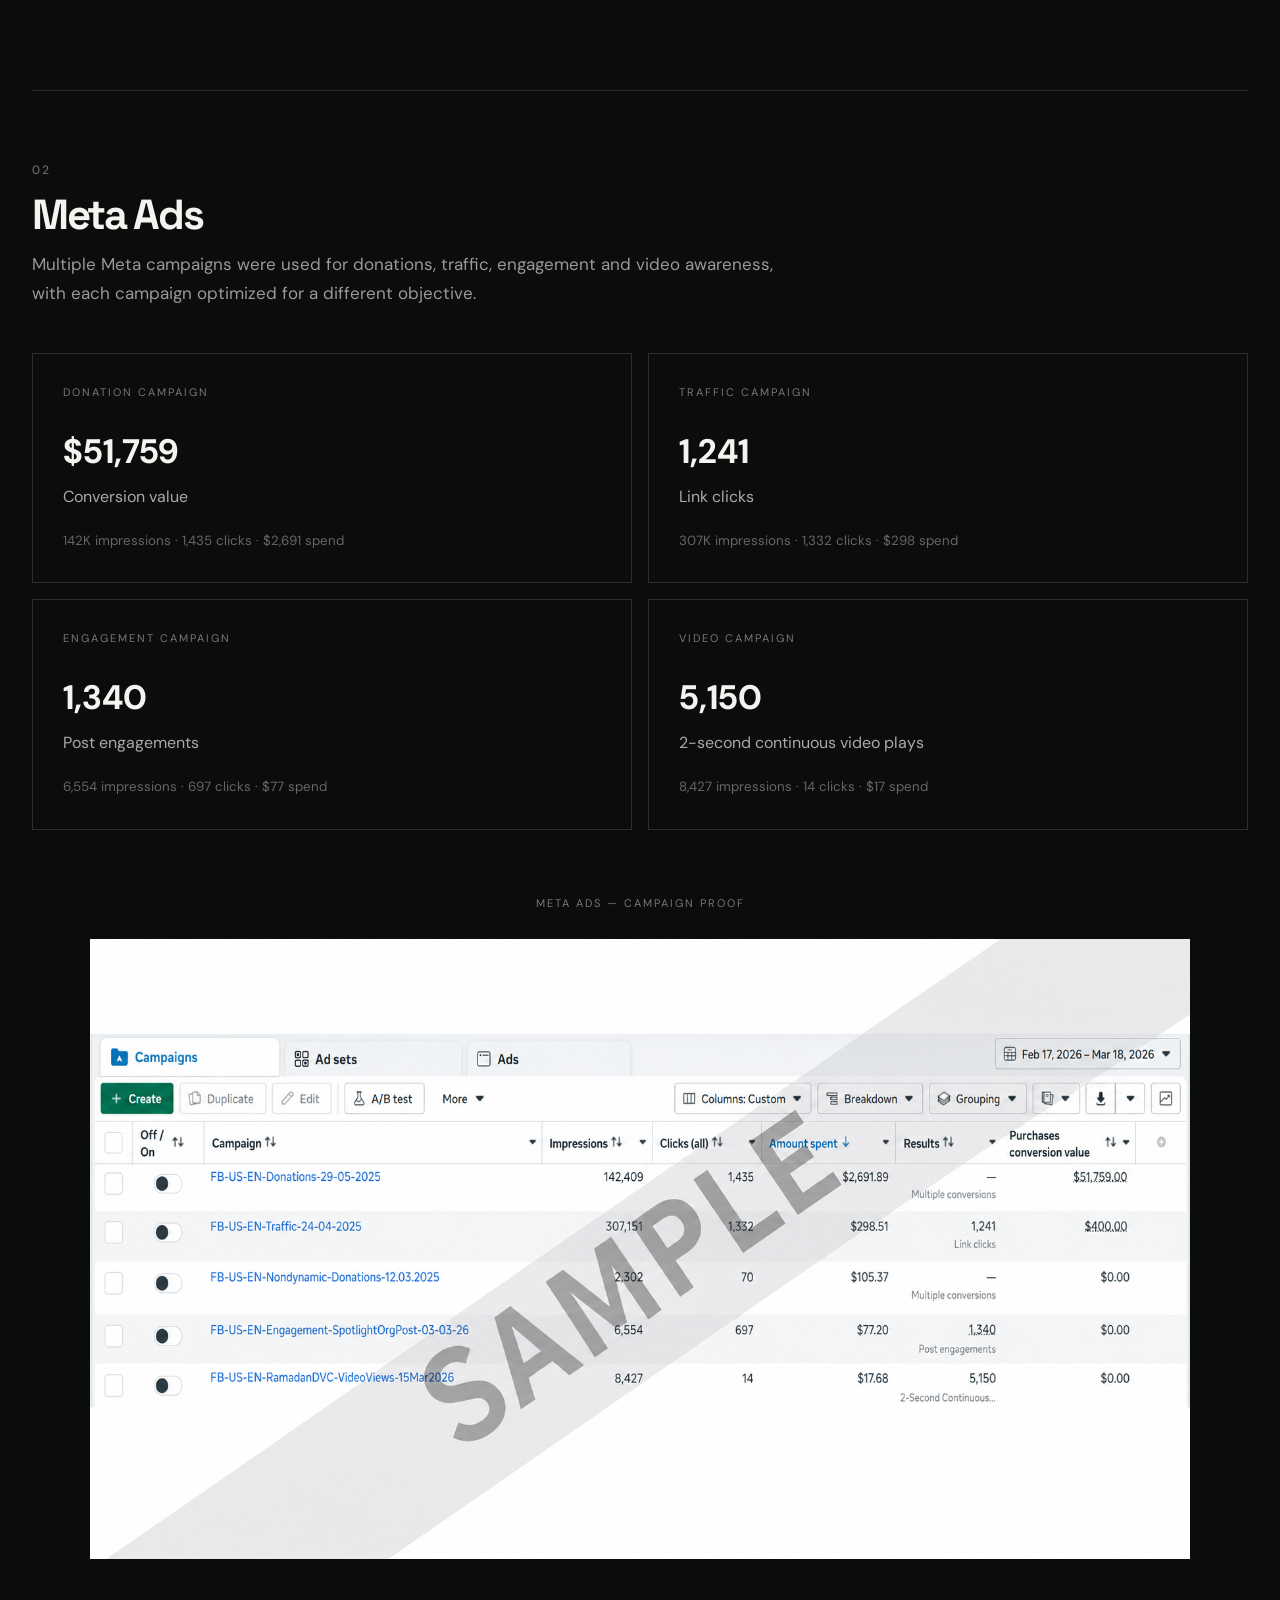
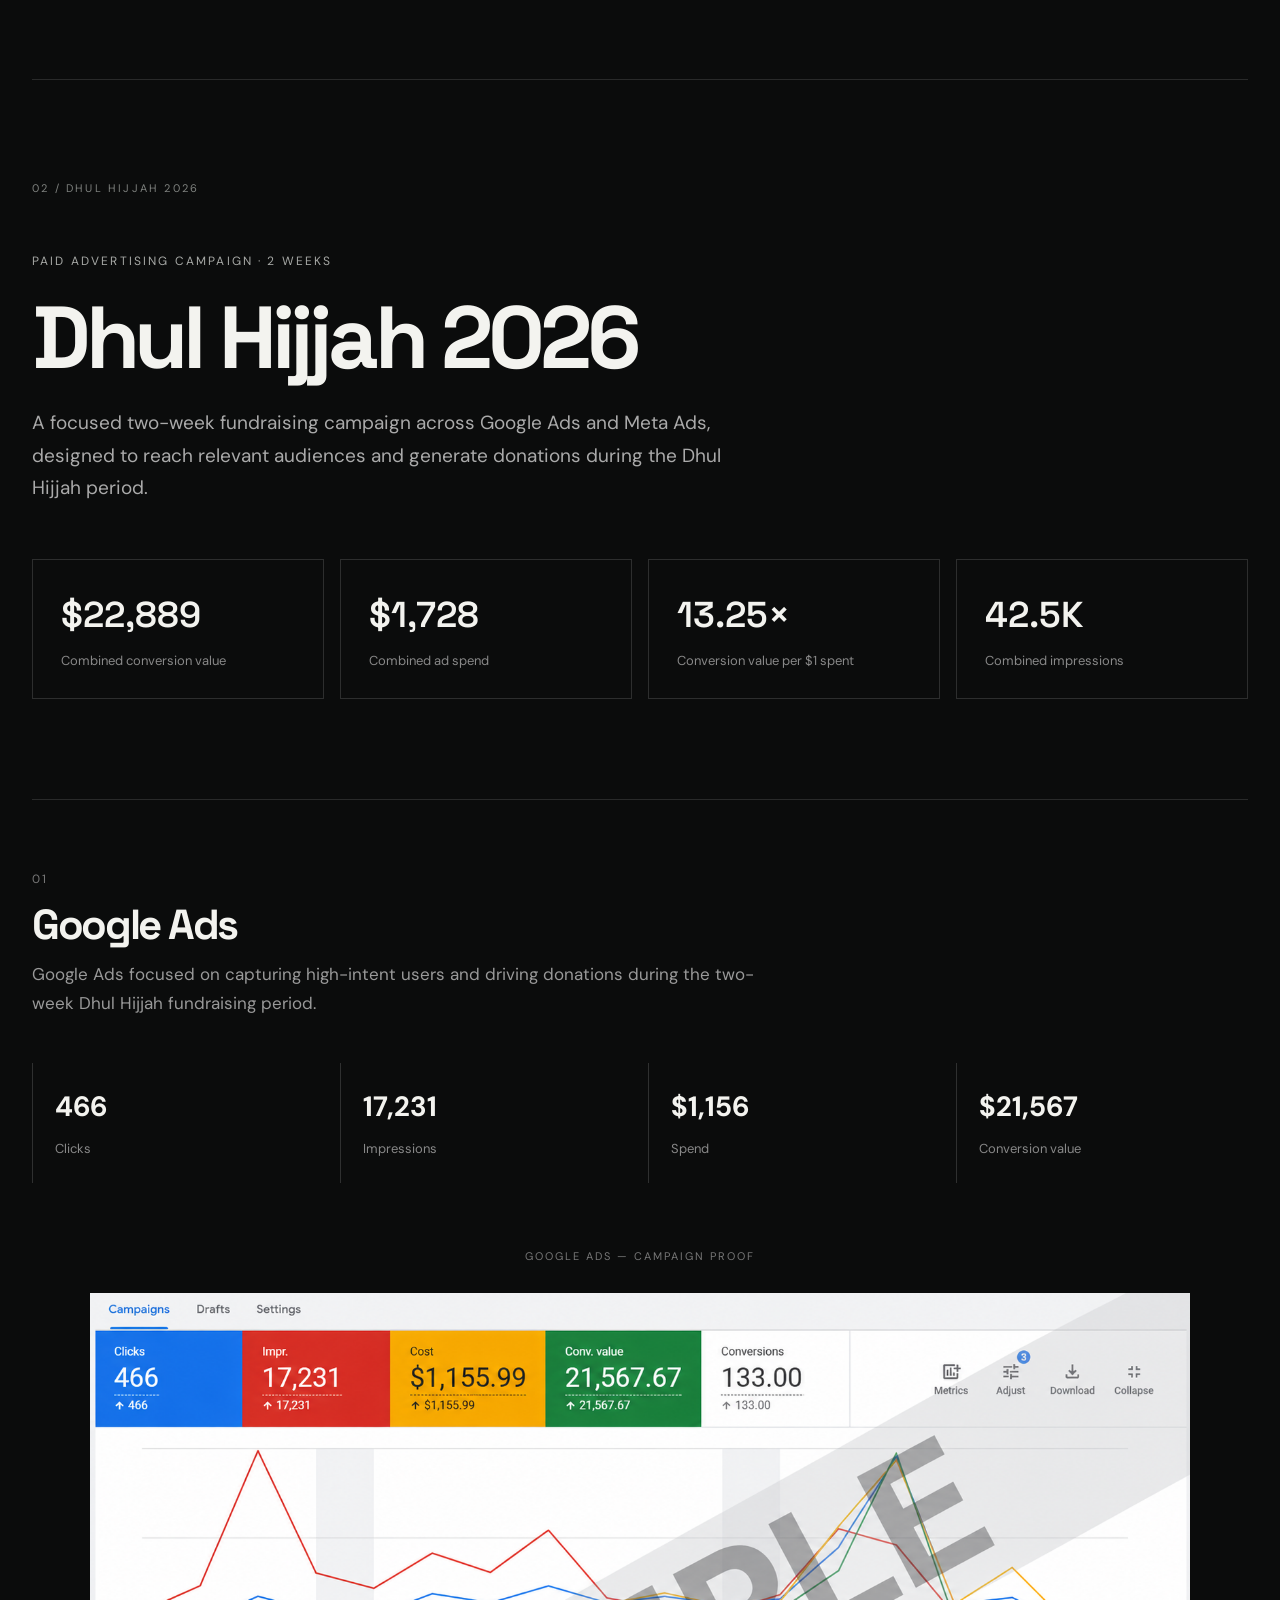
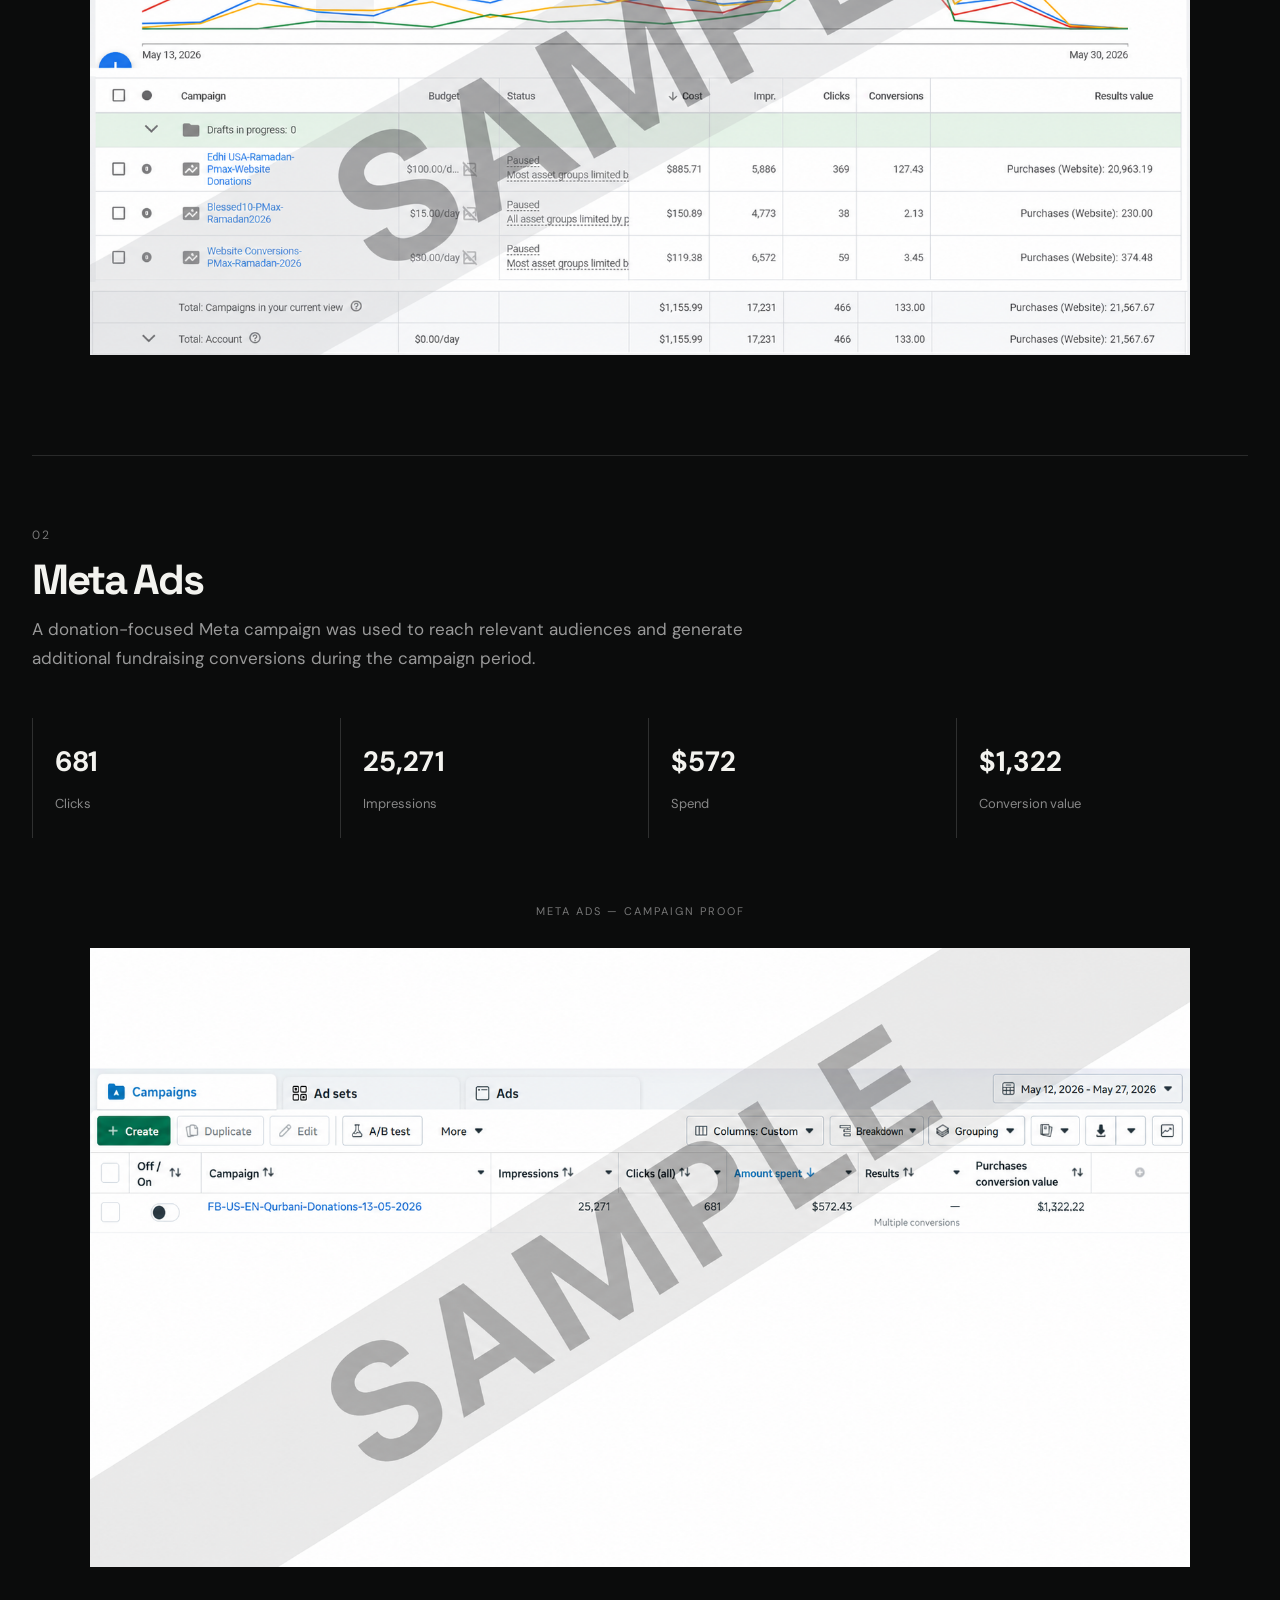
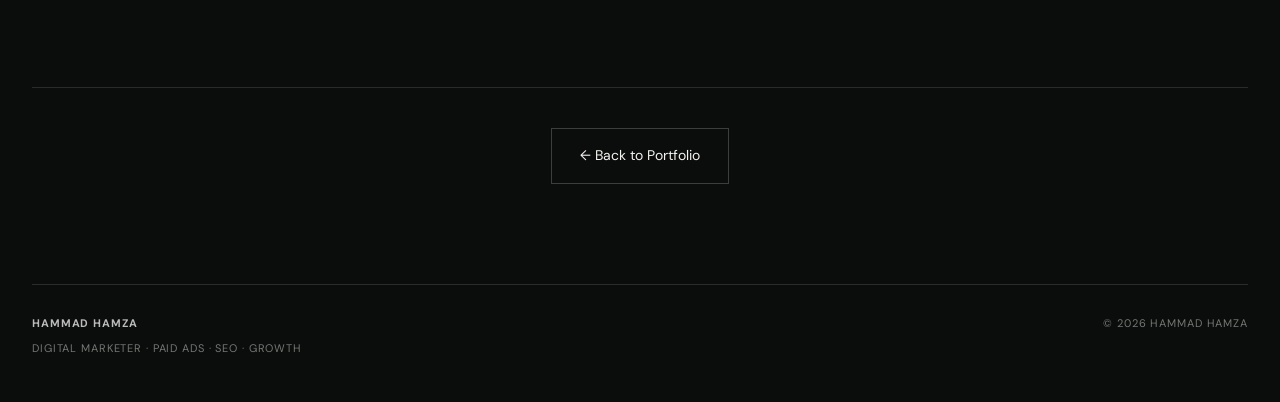
<file: feeling-blessed.html>
<!DOCTYPE html>
<html lang="en">
<head>
  <meta charset="UTF-8">
  <meta name="viewport" content="width=device-width, initial-scale=1.0">
  <meta name="description" content="Feeling Blessed — Paid Advertising Case Study by Hammad Hamza.">
  <title>Feeling Blessed — Hammad Hamza</title>

  <link rel="preconnect" href="https://fonts.googleapis.com">
  <link rel="preconnect" href="https://fonts.gstatic.com" crossorigin>
  <link href="https://fonts.googleapis.com/css2?family=DM+Sans:wght@400;500;600;700&family=Space+Grotesk:wght@400;500;600;700&display=swap" rel="stylesheet">

  <link rel="stylesheet" href="styles.css">
</head>

<body>

  <div class="noise"></div>

  <header class="site-header">
    <a class="logo" href="index.html">HAMMAD HAMZA</a>

    <nav class="nav">
      <a href="index.html#about">About</a>
      <a href="index.html#expertise">Expertise</a>
      <a href="index.html#work">Work</a>
      <a href="index.html#experience">Experience</a>
      <a href="index.html#contact" class="nav-cta">Let's talk</a>
    </nav>
  </header>

  <main>

    <section class="section-shell case-study-page">

      <div class="section-label">SELECTED WORK / FEELING BLESSED</div>

      <div class="case-page-header">
        <p class="eyebrow">PAID ADVERTISING CASE STUDY</p>

        <h1>Feeling Blessed</h1>

        <p class="case-page-intro">
          Feeling Blessed is a charitable organization focused on supporting
          humanitarian and community-focused initiatives through fundraising
          campaigns. During my time as a Digital Marketing Specialist, I worked
          across paid advertising, social media, SEO and digital campaigns to
          help increase online visibility, reach relevant audiences and support
          fundraising initiatives.
        </p>
      </div>


      <div class="case-page-overview">

        <div>
          <span class="case-detail-label">ROLE</span>
          <strong>Digital Marketing Specialist</strong>
        </div>

        <div>
          <span class="case-detail-label">CHANNELS</span>
          <strong>Google Ads · Meta Ads</strong>
        </div>

        <div>
          <span class="case-detail-label">FOCUS</span>
          <strong>Fundraising & Digital Growth</strong>
        </div>

      </div>


      <div class="campaign-selector">

        <a href="#ramadan-2026" class="campaign-card">
          <span>01</span>
          <h2>Ramadan 2026</h2>
          <p>Google Ads + Meta Ads</p>
          <strong>View campaign ↓</strong>
        </a>

        <a href="#dhul-hijjah-2026" class="campaign-card">
          <span>02</span>
          <h2>Dhul Hijjah 2026</h2>
          <p>Google Ads + Meta Ads</p>
          <strong>View campaign ↓</strong>
        </a>

      </div>


      <!-- Ramadan 2026 -->

<section class="campaign-section" id="ramadan-2026">

  <div class="section-label">01 / RAMADAN 2026</div>

  <div class="campaign-heading">
    <p class="eyebrow">PAID ADVERTISING CAMPAIGN</p>
    <h2>Ramadan 2026</h2>
    <p>
      A multi-channel fundraising campaign built across Google Ads and
      Meta Ads to reach relevant audiences, drive donations and support
      Feeling Blessed's Ramadan initiatives.
    </p>
  </div>


  <div class="campaign-results">

    <div class="campaign-result">
      <strong>$141,254</strong>
      <span>Combined conversion value</span>
  </div>

  <div class="campaign-result">
    <strong>$7,003</strong>
    <span>Combined ad spend</span>
  </div>

  <div class="campaign-result">
    <strong>20.17×</strong>
    <span>Conversion value per $1 spent</span>
  </div>

  <div class="campaign-result">
    <strong>517K</strong>
    <span>Combined impressions</span>
  </div>

</div>


  <div class="campaign-platform">

    <div class="campaign-platform-header">
      <span>01</span>
      <h3>Google Ads</h3>
      <p>
        Google Ads campaigns focused on capturing high-intent users
        searching for opportunities to donate and support Ramadan
        fundraising initiatives.
      </p>
    </div>

    <div class="platform-results">

      <div>
        <strong>1,467</strong>
        <span>Clicks</span>
      </div>

      <div>
        <strong>49,122</strong>
        <span>Impressions</span>
      </div>

      <div>
        <strong>$3,815</strong>
        <span>Spend</span>
      </div>

      <div>
        <strong>$89,495</strong>
        <span>Conversion value</span>
      </div>

    </div>

    <div class="campaign-screenshot">
      <span>GOOGLE ADS — CAMPAIGN PROOF</span>
      <img src="assets/case-studies/ramadan-google-ads.png" alt="Ramadan 2026 Google Ads campaign results">
    </div>

  </div>


  <div class="campaign-platform">

    <div class="campaign-platform-header">
      <span>02</span>
      <h3>Meta Ads</h3>
      <p>
        Multiple Meta campaigns were used for donations, traffic,
        engagement and video awareness, with each campaign optimized
        for a different objective.
      </p>
    </div>


    <div class="meta-campaign-grid">

      <div class="meta-campaign">
        <span>DONATION CAMPAIGN</span>
        <strong>$51,759</strong>
        <p>Conversion value</p>
        <small>142K impressions · 1,435 clicks · $2,691 spend</small>
      </div>

      <div class="meta-campaign">
        <span>TRAFFIC CAMPAIGN</span>
        <strong>1,241</strong>
        <p>Link clicks</p>
        <small>307K impressions · 1,332 clicks · $298 spend</small>
      </div>

      <div class="meta-campaign">
        <span>ENGAGEMENT CAMPAIGN</span>
        <strong>1,340</strong>
        <p>Post engagements</p>
        <small>6,554 impressions · 697 clicks · $77 spend</small>
      </div>

      <div class="meta-campaign">
        <span>VIDEO CAMPAIGN</span>
        <strong>5,150</strong>
        <p>2-second continuous video plays</p>
        <small>8,427 impressions · 14 clicks · $17 spend</small>
      </div>

    </div>


    <div class="campaign-screenshot">
      <span>META ADS — CAMPAIGN PROOF</span>
      <img src="assets/case-studies/ramadan-meta-ads.png" alt="Ramadan 2026 Meta Ads campaign results">
    </div>

  </div>

</section>


      <!-- Dhul Hijjah 2026 -->

      <!-- Dhul Hijjah 2026 -->

<section class="campaign-section" id="dhul-hijjah-2026">

  <div class="section-label">02 / DHUL HIJJAH 2026</div>

  <div class="campaign-heading">
    <p class="eyebrow">PAID ADVERTISING CAMPAIGN · 2 WEEKS</p>
    <h2>Dhul Hijjah 2026</h2>
    <p>
      A focused two-week fundraising campaign across Google Ads and
      Meta Ads, designed to reach relevant audiences and generate
      donations during the Dhul Hijjah period.
    </p>
  </div>


  <div class="campaign-results">

    <div class="campaign-result">
      <strong>$22,889</strong>
      <span>Combined conversion value</span>
    </div>

    <div class="campaign-result">
      <strong>$1,728</strong>
      <span>Combined ad spend</span>
    </div>

    <div class="campaign-result">
      <strong>13.25×</strong>
      <span>Conversion value per $1 spent</span>
    </div>

    <div class="campaign-result">
      <strong>42.5K</strong>
      <span>Combined impressions</span>
    </div>

  </div>


  <!-- Google Ads -->

  <div class="campaign-platform">

    <div class="campaign-platform-header">
      <span>01</span>
      <h3>Google Ads</h3>
      <p>
        Google Ads focused on capturing high-intent users and driving
        donations during the two-week Dhul Hijjah fundraising period.
      </p>
    </div>

    <div class="platform-results">

      <div>
        <strong>466</strong>
        <span>Clicks</span>
      </div>

      <div>
        <strong>17,231</strong>
        <span>Impressions</span>
      </div>

      <div>
        <strong>$1,156</strong>
        <span>Spend</span>
      </div>

      <div>
        <strong>$21,567</strong>
        <span>Conversion value</span>
      </div>

    </div>

    <div class="campaign-screenshot">
      <span>GOOGLE ADS — CAMPAIGN PROOF</span>
      <img src="assets/case-studies/dhul-hijjah-google-ads.png" alt="Dhul Hijjah 2026 Google Ads campaign results">
    </div>

  </div>


  <!-- Meta Ads -->

  <div class="campaign-platform">

    <div class="campaign-platform-header">
      <span>02</span>
      <h3>Meta Ads</h3>
      <p>
        A donation-focused Meta campaign was used to reach relevant
        audiences and generate additional fundraising conversions
        during the campaign period.
      </p>
    </div>

    <div class="platform-results">

      <div>
        <strong>681</strong>
        <span>Clicks</span>
      </div>

      <div>
        <strong>25,271</strong>
        <span>Impressions</span>
      </div>

      <div>
        <strong>$572</strong>
        <span>Spend</span>
      </div>

      <div>
        <strong>$1,322</strong>
        <span>Conversion value</span>
      </div>

    </div>

    <div class="campaign-screenshot">
      <span>META ADS — CAMPAIGN PROOF</span>
      <img src="assets/case-studies/dhul-hijjah-meta-ads.png" alt="Dhul Hijjah 2026 Meta Ads campaign results">
    </div>

  </div>

</section>

<div class="back-to-portfolio">
  <a href="index.html#work">← Back to Portfolio</a>
</div>

    </section>

  </main>

  <footer>
    <div>
      <strong>HAMMAD HAMZA</strong>
      <span>Digital Marketer · Paid Ads · SEO · Growth</span>
    </div>

    <div>
      <span>© 2026 Hammad Hamza</span>
    </div>
  </footer>

</body>
</html>
</file>
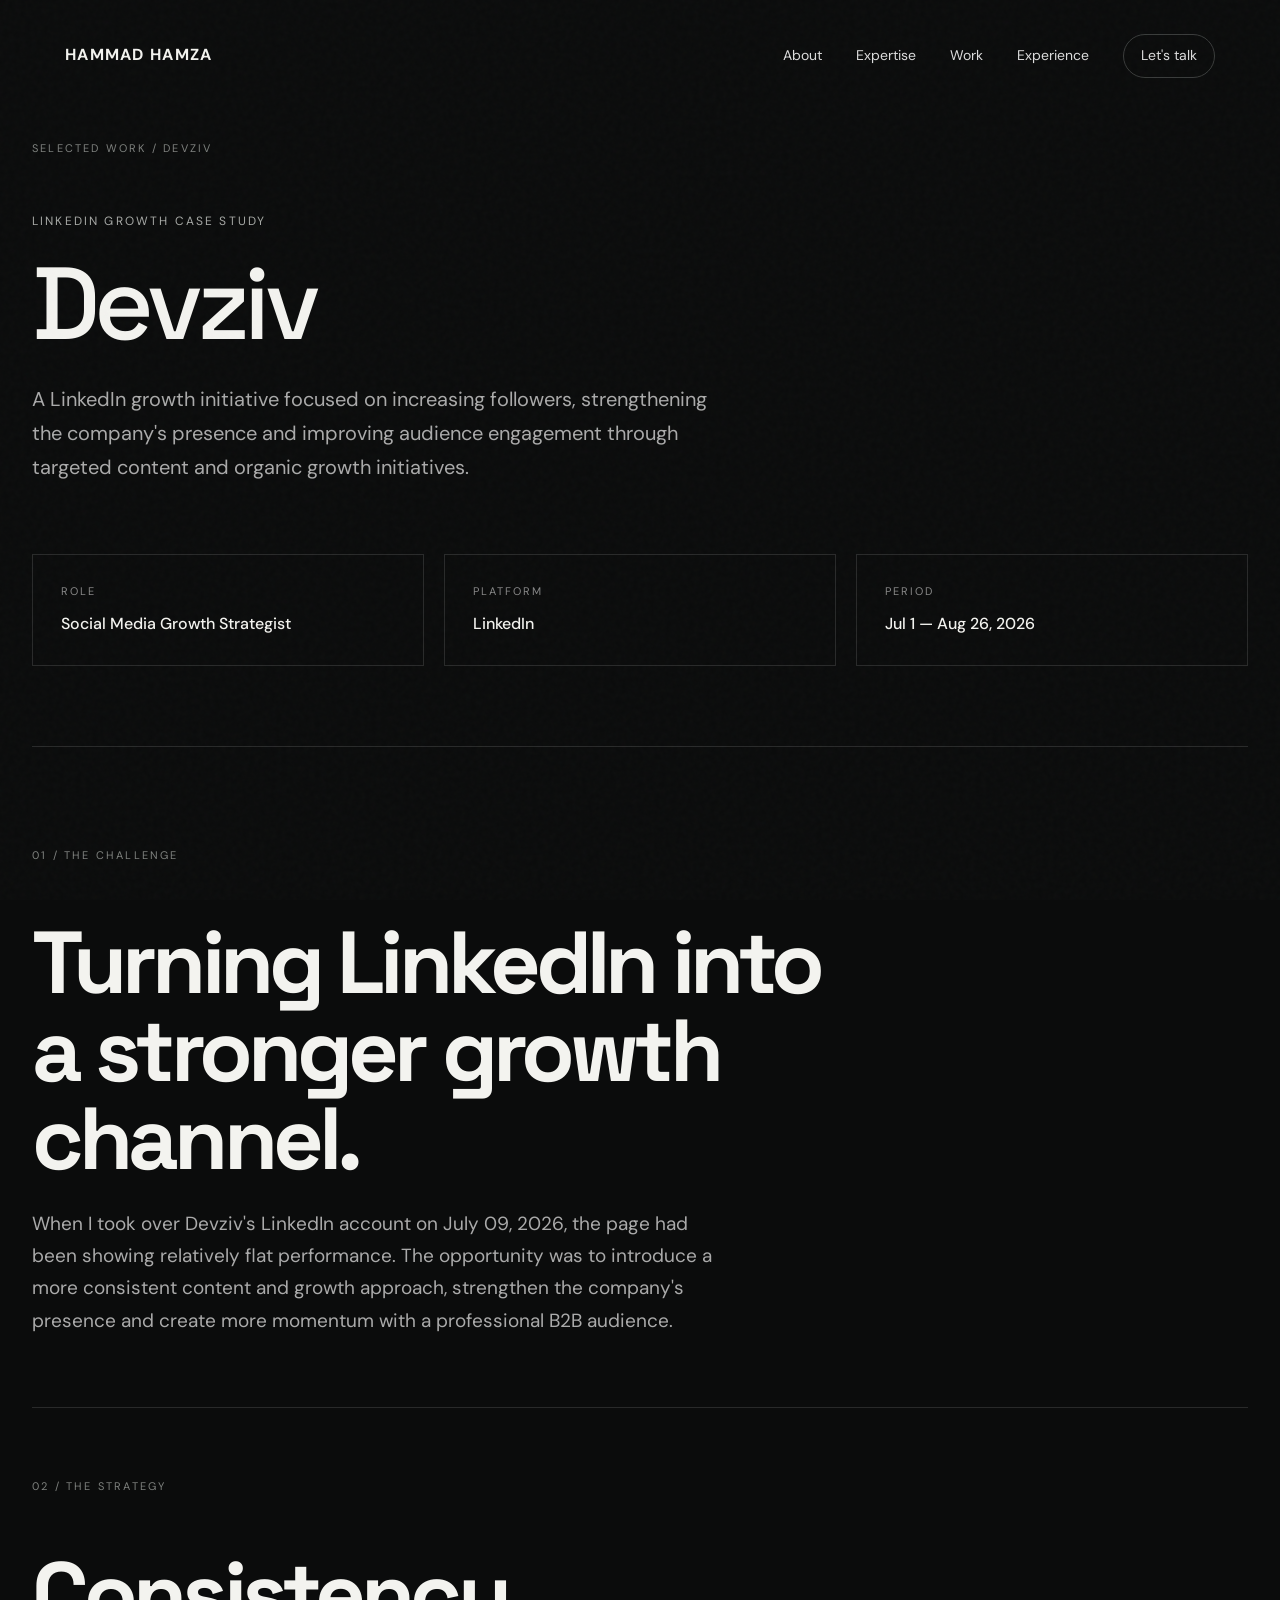
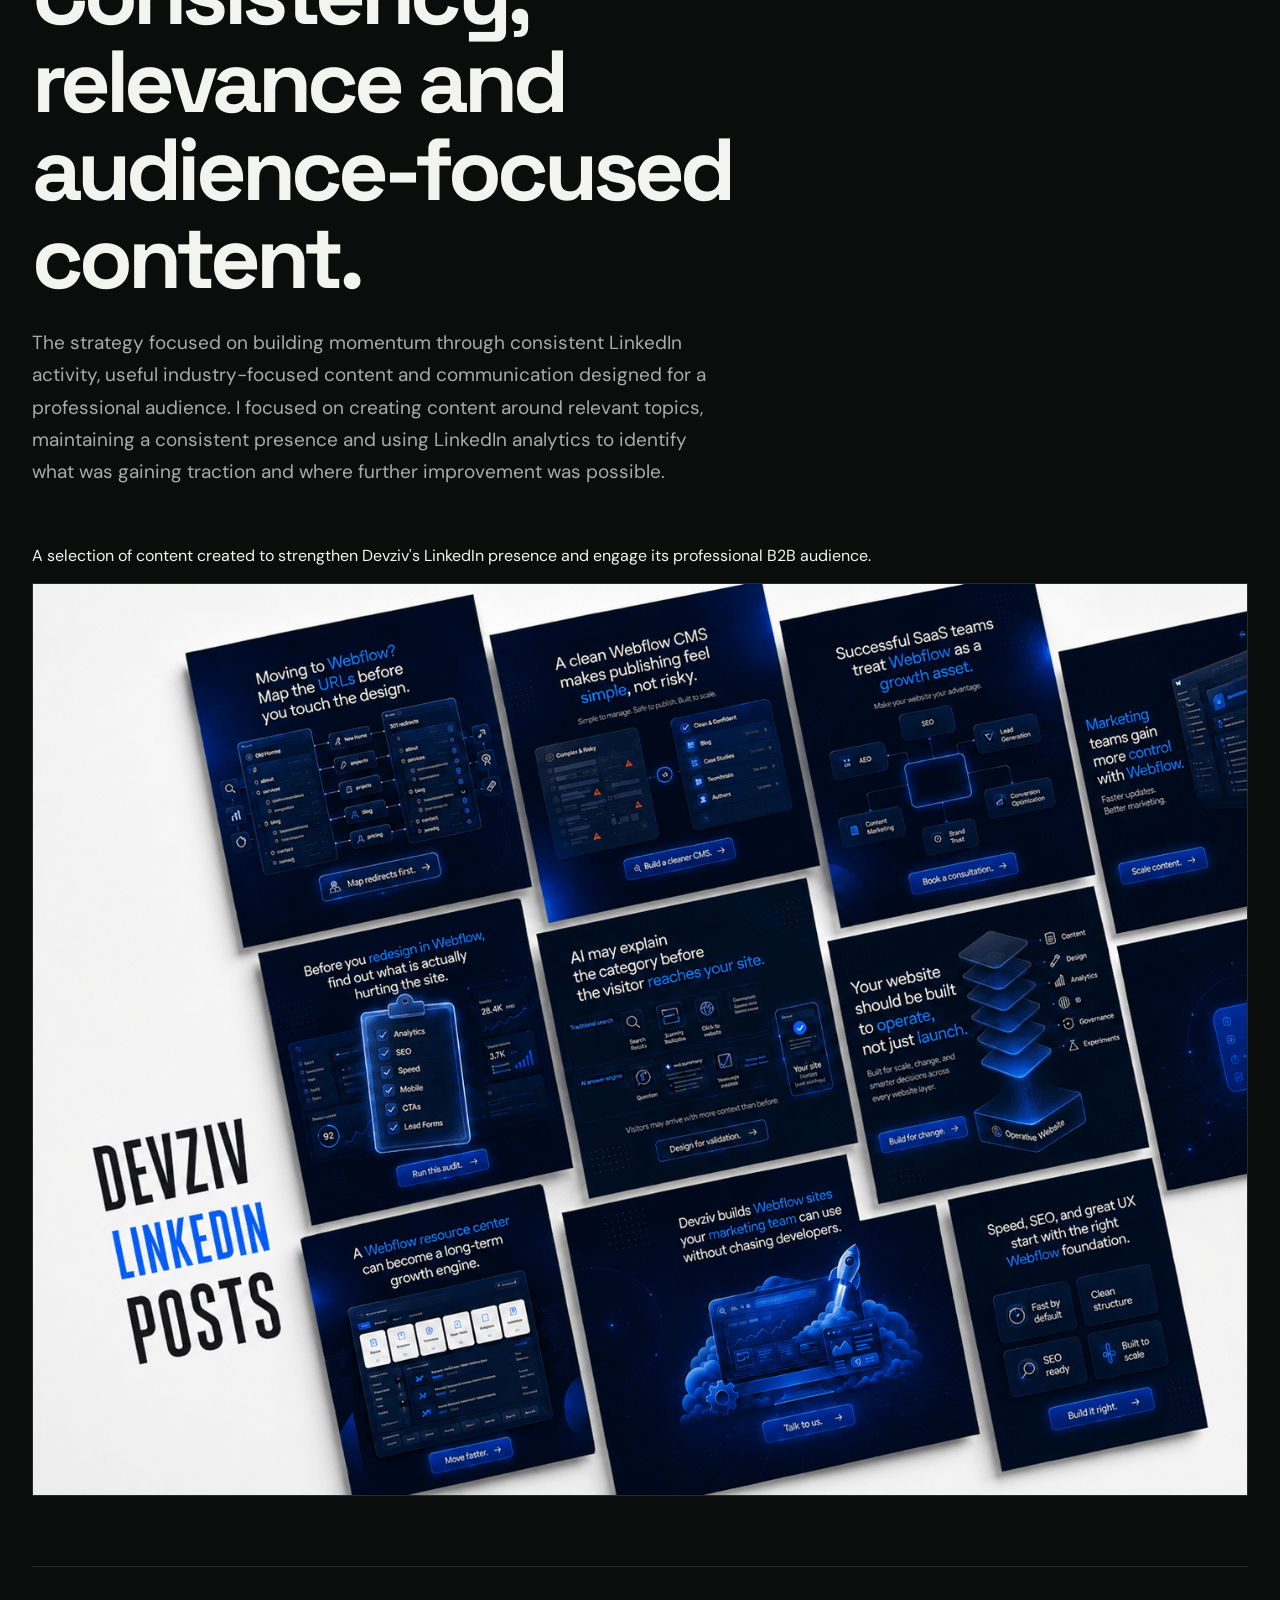
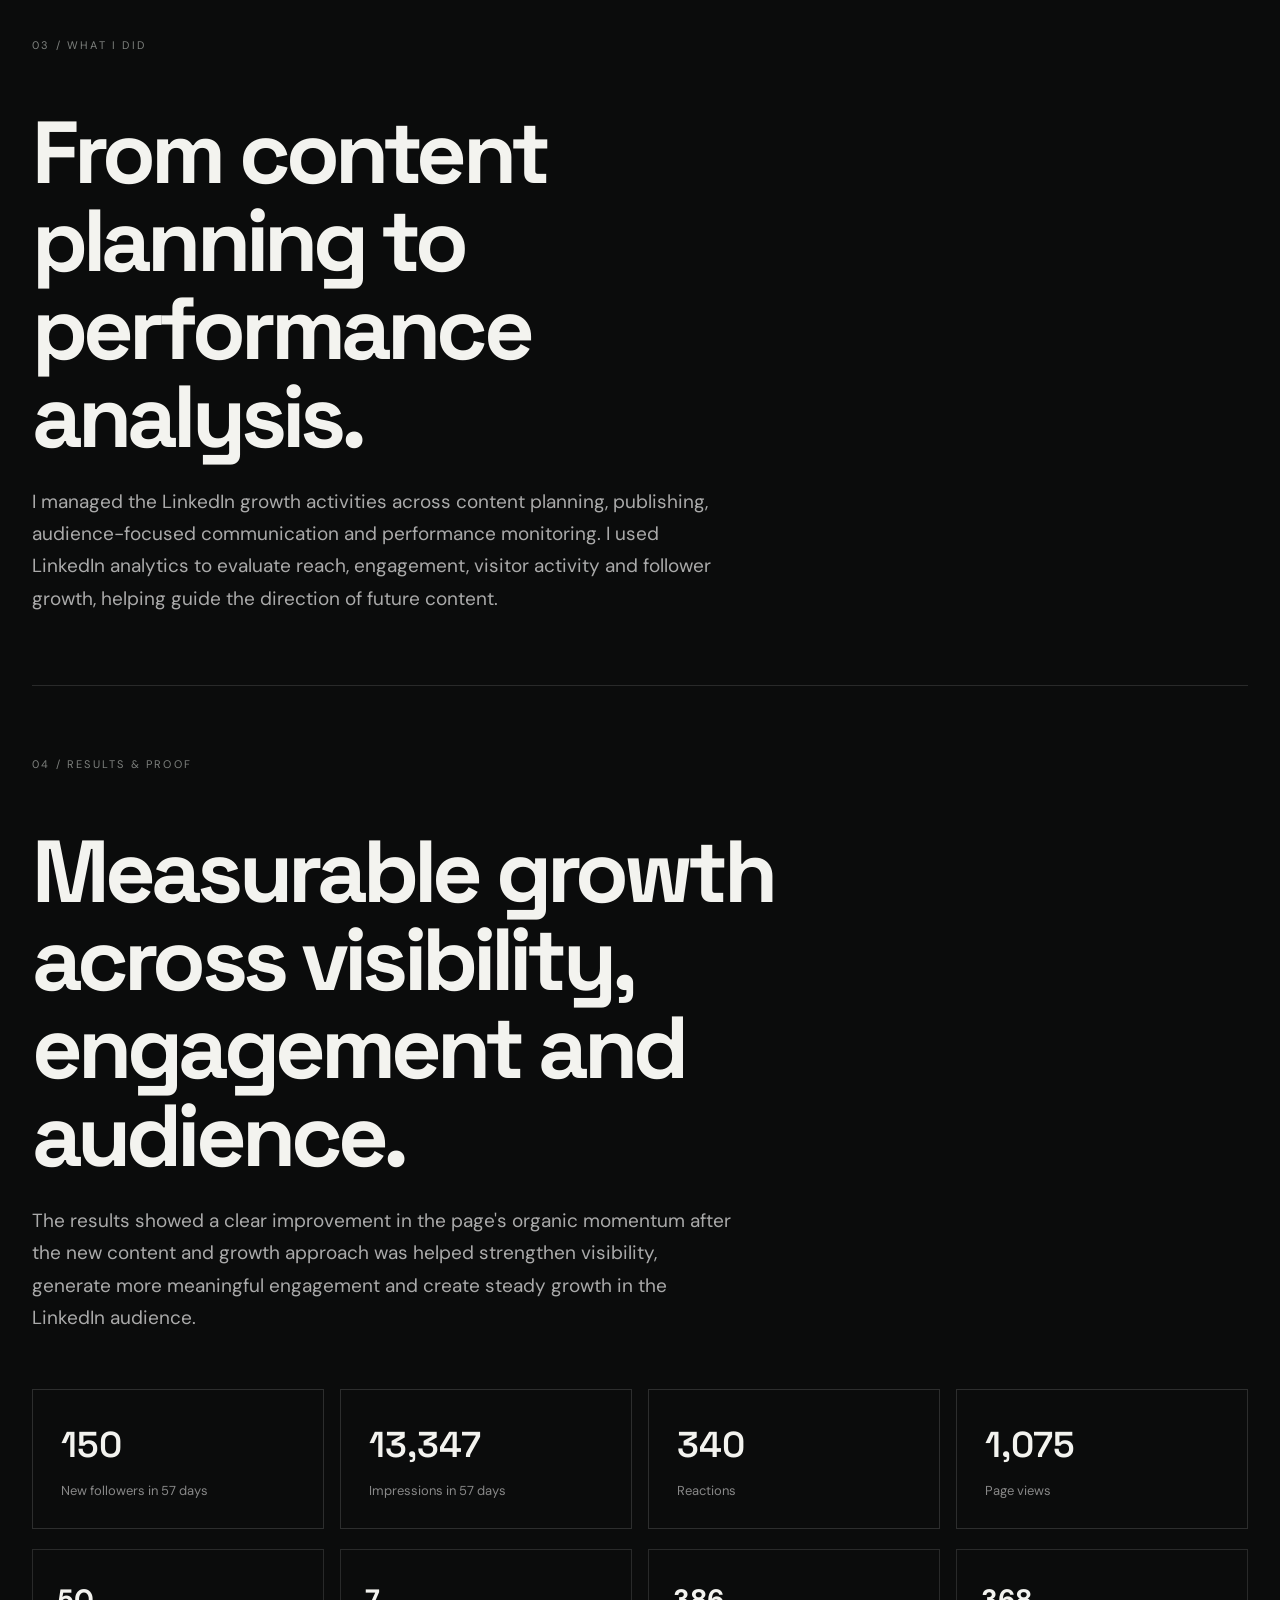
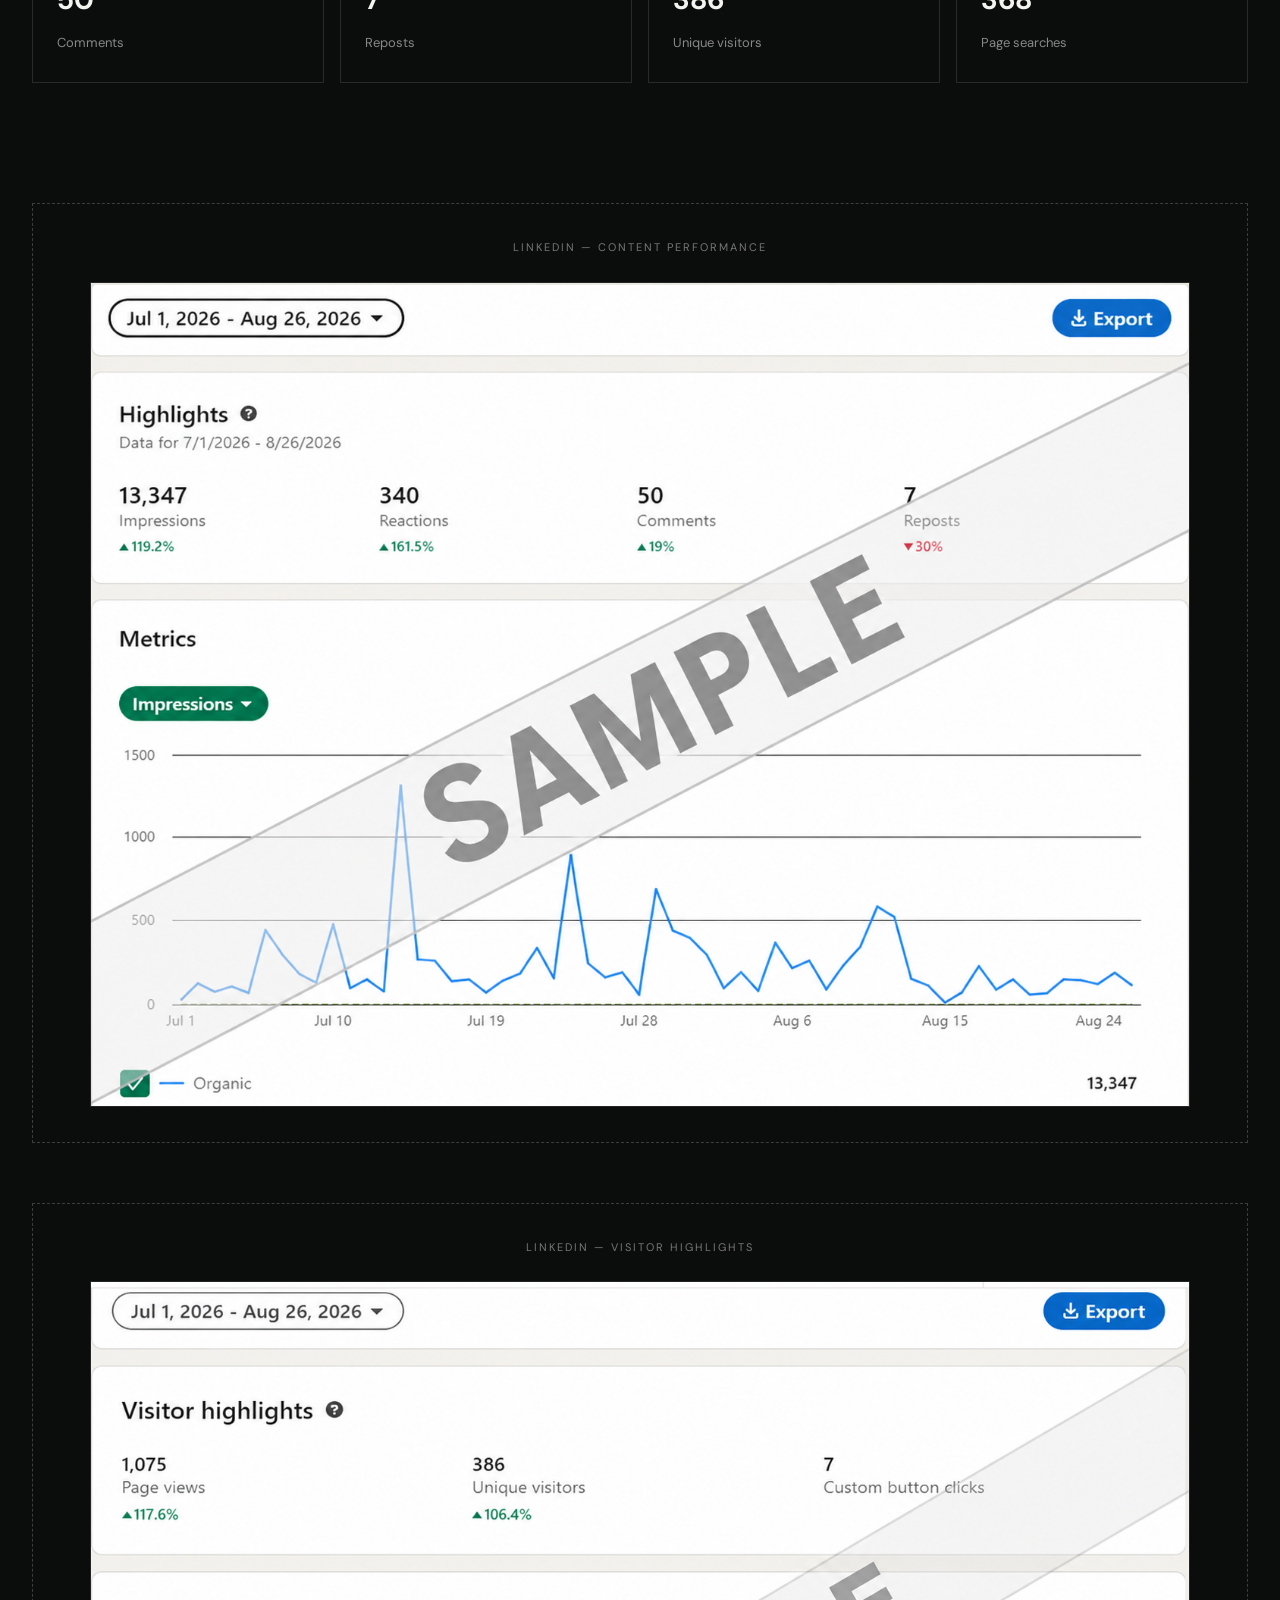
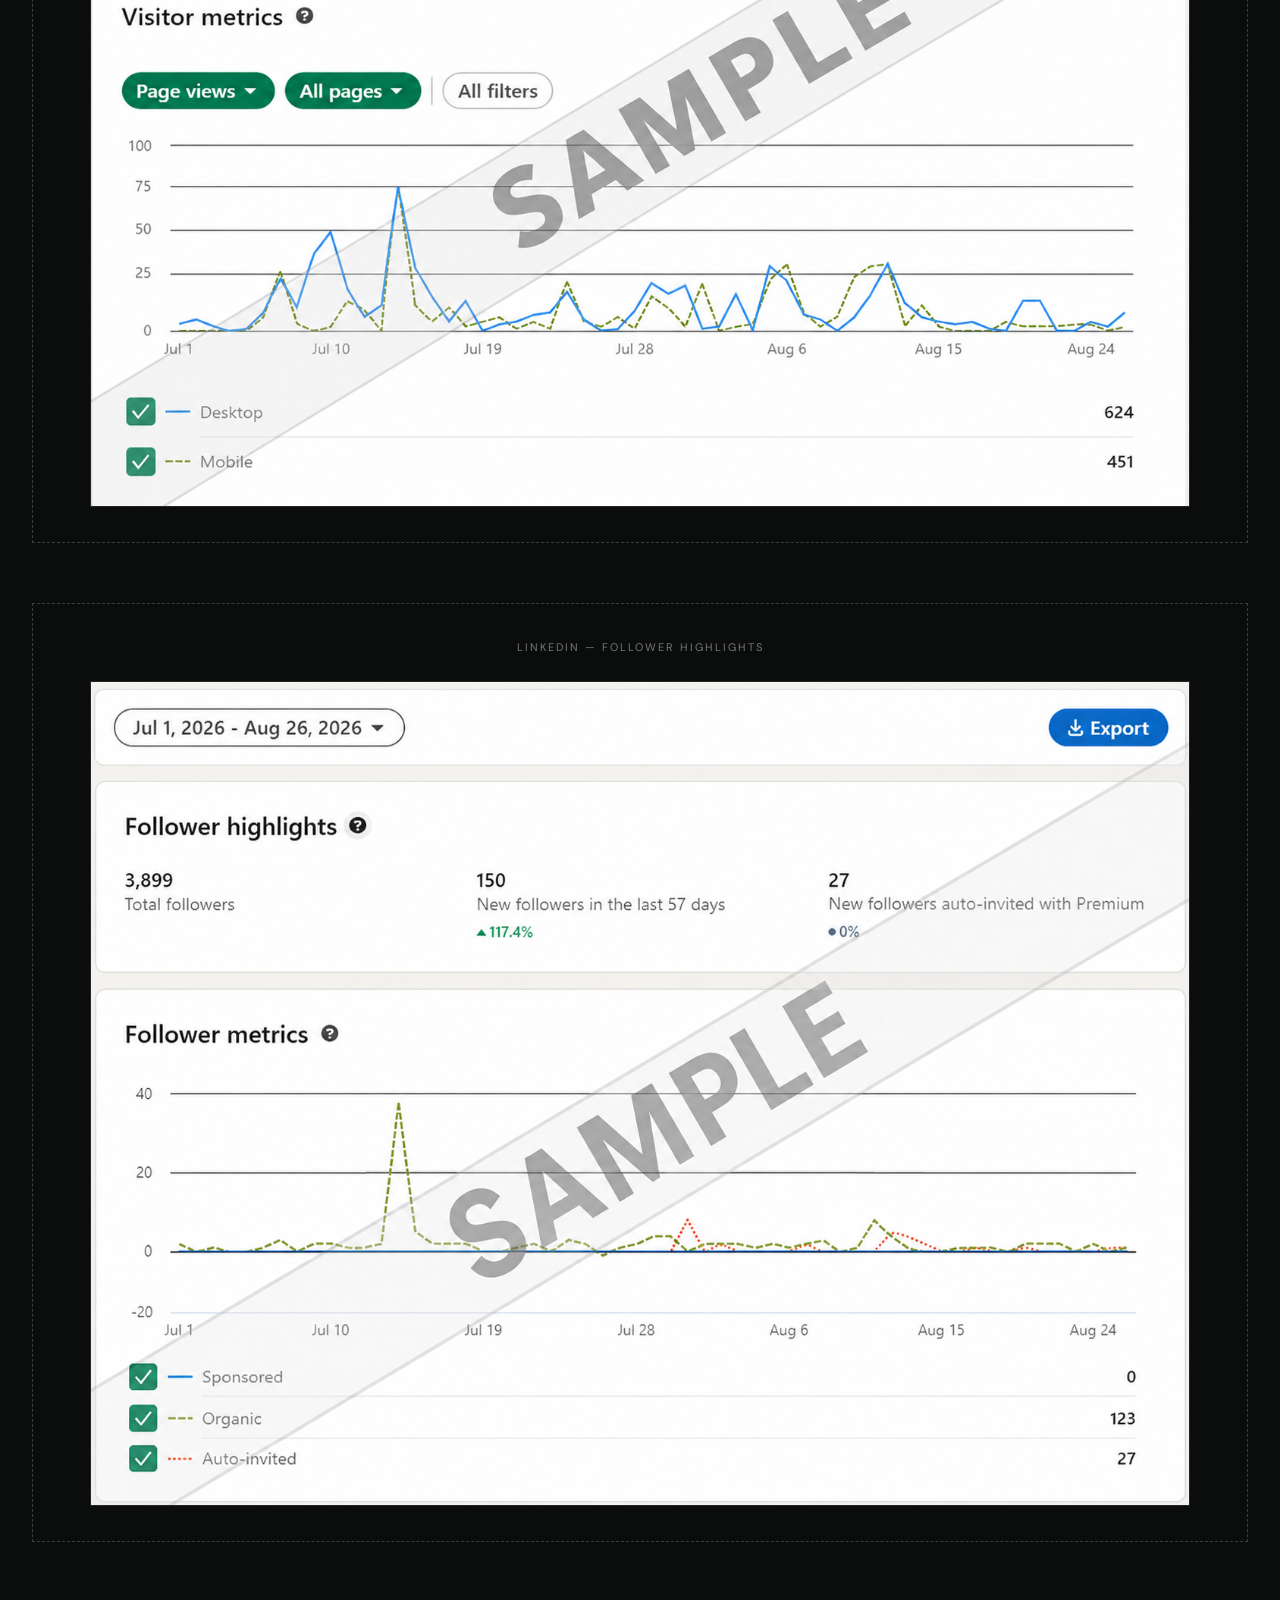
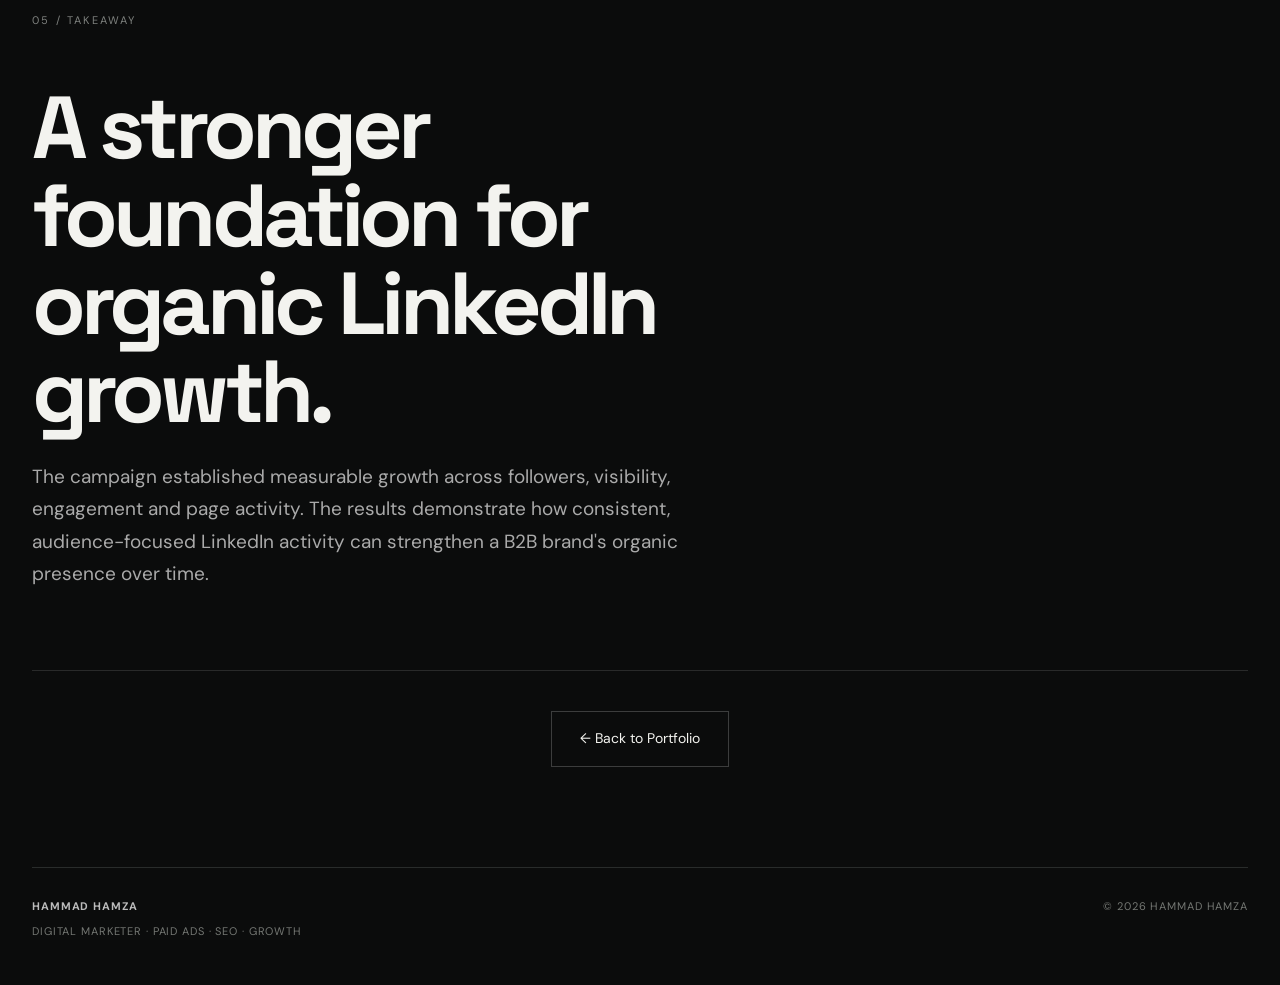
<file: hammad-portfolio/devziv.html>
<!DOCTYPE html>
<html lang="en">
<head>
  <meta charset="UTF-8">
  <meta name="viewport" content="width=device-width, initial-scale=1.0">
  <meta name="description" content="Devziv — LinkedIn Growth Case Study by Hammad Hamza.">
  <title>Devziv — Hammad Hamza</title>

  <link rel="preconnect" href="https://fonts.googleapis.com">
  <link rel="preconnect" href="https://fonts.gstatic.com" crossorigin>
  <link href="https://fonts.googleapis.com/css2?family=DM+Sans:wght@400;500;600;700&family=Space+Grotesk:wght@400;500;600;700&display=swap" rel="stylesheet">

  <link rel="stylesheet" href="styles.css">
</head>

<body>

  <div class="noise"></div>

  <header class="site-header">
    <a class="logo" href="index.html">HAMMAD HAMZA</a>

    <nav class="nav">
      <a href="index.html#about">About</a>
      <a href="index.html#expertise">Expertise</a>
      <a href="index.html#work">Work</a>
      <a href="index.html#experience">Experience</a>
      <a href="index.html#contact" class="nav-cta">Let's talk</a>
    </nav>
  </header>

  <main>

    <section class="section-shell case-study-page">

      <div class="section-label">SELECTED WORK / DEVZIV</div>

      <div class="case-page-header">

        <p class="eyebrow">LINKEDIN GROWTH CASE STUDY</p>

        <h1>Devziv</h1>

        <p class="case-page-intro">
          A LinkedIn growth initiative focused on increasing followers,
          strengthening the company's presence and improving audience
          engagement through targeted content and organic growth initiatives.
        </p>

      </div>


      <div class="case-page-overview">

        <div>
          <span class="case-detail-label">ROLE</span>
          <strong>Social Media Growth Strategist</strong>
        </div>

        <div>
          <span class="case-detail-label">PLATFORM</span>
          <strong>LinkedIn</strong>
        </div>

        <div>
          <span class="case-detail-label">PERIOD</span>
          <strong>Jul 1 — Aug 26, 2026</strong>
        </div>

      </div>


      <div class="campaign-section" id="linkedin-growth">

  <div class="section-label">01 / THE CHALLENGE</div>

  <div class="campaign-heading">

    <h2>Turning LinkedIn into a stronger growth channel.</h2>

    <p>
      When I took over Devziv's LinkedIn account on July 09, 2026, the page
      had been showing relatively flat performance. The opportunity was to
      introduce a more consistent content and growth approach, strengthen the
      company's presence and create more momentum with a professional B2B
      audience.
    </p>
  </div>


  <div class="section-label">02 / THE STRATEGY</div>

  <div class="campaign-heading">

    <h2>Consistency, relevance and audience-focused content.</h2>

    <p>
      The strategy focused on building momentum through consistent LinkedIn
      activity, useful industry-focused content and communication designed for
      a professional audience. I focused on creating content around relevant
      topics, maintaining a consistent presence and using LinkedIn analytics
      to identify what was gaining traction and where further improvement was
      possible.
   </p>

  </div>

  <div class="content-showcase">

  <p>
    A selection of content created to strengthen Devziv's LinkedIn presence
    and engage its professional B2B audience.
  </p>

  <img
    src="assets/case-studies/devziv-posts-mockup.png"
    alt="Selected LinkedIn posts created for Devziv">

</div>


  <div class="section-label">03 / WHAT I DID</div>

  <div class="campaign-heading">


    <h2>From content planning to performance analysis.</h2>

    <p>
      I managed the LinkedIn growth activities across content planning,
      publishing, audience-focused communication and performance monitoring.
      I used LinkedIn analytics to evaluate reach, engagement, visitor
      activity and follower growth, helping guide the direction of future
      content.
    </p>

  </div>



  <div class="section-label">04 / RESULTS & PROOF</div>

  <div class="campaign-heading">

    <h2>Measurable growth across visibility, engagement and audience.</h2>

    <p>
      The results showed a clear improvement in the page's organic
      momentum after the new content and growth approach was
      helped strengthen visibility, generate more meaningful engagement
      and create steady growth in the LinkedIn audience.
    </p>

    </div>

      <div class="campaign-results">

    <div class="campaign-result">
      <strong>150</strong>
      <span>New followers in 57 days</span>
    </div>

    <div class="campaign-result">
      <strong>13,347</strong>
      <span>Impressions in 57 days</span>
    </div>

    <div class="campaign-result">
      <strong>340</strong>
      <span>Reactions</span>
    </div>

    <div class="campaign-result">
      <strong>1,075</strong>
      <span>Page views</span>
    </div>

  </div>


  <div class="platform-results">

    <div>
      <strong>50</strong>
      <span>Comments</span>
    </div>

    <div>
      <strong>7</strong>
      <span>Reposts</span>
    </div>

    <div>
      <strong>386</strong>
      <span>Unique visitors</span>
    </div>

    <div>
      <strong>368</strong>
      <span>Page searches</span>
    </div>

  </div>

  </div>


  <div class="campaign-screenshot">

    <span>LINKEDIN — CONTENT PERFORMANCE</span>

    <img
    src="assets/case-studies/devziv-content.png"
    alt="Devziv LinkedIn content highlights">

  </div>


  <div class="campaign-screenshot">

    <span>LINKEDIN — VISITOR HIGHLIGHTS</span>

    <img
    src="assets/case-studies/devziv-visitors.png"
    alt="Devziv LinkedIn visitor highlights">

  </div>


  <div class="campaign-screenshot">

    <span>LINKEDIN — FOLLOWER HIGHLIGHTS</span>

    <img
    src="assets/case-studies/devziv-followers.png"
    alt="Devziv LinkedIn follower growth results">

  </div>

  <div class="takeaway-spacing"></div>

  <div class="section-label">05 / TAKEAWAY</div>

  <div class="campaign-heading">

    <h2>A stronger foundation for organic LinkedIn growth.</h2>

    <p>
      The campaign established measurable growth across followers, visibility,
      engagement and page activity. The results demonstrate how consistent,
      audience-focused LinkedIn activity can strengthen a B2B brand's organic
      presence over time.
    </p>

  </div>

</div>


      <div class="back-to-portfolio">

        <a href="index.html#work">← Back to Portfolio</a>

      </div>

    </section>

  </main>


  <footer>

    <div>
      <strong>HAMMAD HAMZA</strong>
      <span>Digital Marketer · Paid Ads · SEO · Growth</span>
    </div>

    <div>
      <span>© 2026 Hammad Hamza</span>
    </div>

  </footer>

</body>
</html>
</file>
<file: styles.css>
:root{
  --bg:#0b0c0c;
  --panel:#111313;
  --panel-2:#171919;
  --text:#f3f3ef;
  --muted:#9b9d99;
  --line:#292c2b;
  --accent:#ff4b18;
  --max:1240px;
  --radius:28px;
}
*{box-sizing:border-box;margin:0;padding:0}
html{scroll-behavior:smooth}
body{background:var(--bg);color:var(--text);font-family:"DM Sans",sans-serif;line-height:1.55;overflow-x:hidden}
body:has(.nav.open){overflow:hidden}
a{color:inherit;text-decoration:none}
button,input,textarea{font:inherit}
button{cursor:pointer}
.noise{position:fixed;inset:0;pointer-events:none;z-index:100;opacity:.035;background-image:url("data:image/svg+xml,%3Csvg viewBox='0 0 180 180' xmlns='http://www.w3.org/2000/svg'%3E%3Cfilter id='n'%3E%3CfeTurbulence type='fractalNoise' baseFrequency='.9' numOctaves='4' stitchTiles='stitch'/%3E%3C/filter%3E%3Crect width='100%25' height='100%25' filter='url(%23n)' opacity='.7'/%3E%3C/svg%3E")}
.site-header{position:fixed;top:10px;left:50%;transform:translateX(-50%);width:min(var(--max),calc(100% - 130px));z-index:50;display:flex;align-items:center;justify-content:space-between;padding:24px 0;mix-blend-mode:normal}
.logo{font-weight:700;letter-spacing:.08em}
.nav{display:flex;align-items:center;gap:34px;font-size:14px}
.nav a{color:#ddd;transition:.25s}
.nav a:hover{color:#fff}
.nav-cta{padding:10px 17px;border:1px solid #3a3c3b;border-radius:999px}
.menu-toggle{display:none;background:none;border:0}
.section-shell,.section{width:min(var(--max),calc(100% - 64px));margin:auto}
.hero{min-height:900px;position:relative;margin-top:24px;border:1px solid #2b2d2c;border-radius:32px;overflow:hidden;background:radial-gradient(circle at 70% 25%,#252827 0,#111313 34%,#0b0c0c 70%)}
.hero:before{content:"";position:absolute;inset:0;background:linear-gradient(120deg,transparent 35%,rgba(255,255,255,.035),transparent 65%);pointer-events:none}
.hero-bg-word{position:absolute;left:5%;top:80px;font-family:"Space Grotesk";font-size:clamp(130px,22vw,290px);font-weight:700;letter-spacing:-.09em;line-height:.8;color:#fff;opacity:.055;white-space:nowrap}
.hero-top{position:absolute;top:28px;left:28px;right:28px;display:flex;justify-content:space-between;color:#a5a6a2;font-size:13px;text-transform:uppercase;letter-spacing:.12em}
.hero-content{position:relative;z-index:2;min-height:790px;display:grid;grid-template-columns:1fr .9fr;align-items:end;padding:170px 7% 150px}
.hero-copy{
  max-width:670px;
  align-self:end;
  transform:translateY(-150px);
}
.eyebrow{font-size:12px;letter-spacing:.18em;text-transform:uppercase;color:#a7a9a6;margin-bottom:24px}
h1,h2,h3{font-family:"Space Grotesk",sans-serif;letter-spacing:-.055em;line-height:.98}
h1{
  font-size:clamp(42px,5vw,50px);
  font-weight:500;
  max-width:750px;
}

h1 span{
  display:block;
  font-size:.55em;
  line-height:1.25;
  letter-spacing:-.02em;
  color:#9b9d99;
  margin-top:18px;
}
h1 em,h2 em{font-style:normal;color:#9b9d99}
.hero-description{max-width:520px;font-size:18px;color:#c2c3bf;margin:32px 0}
.hero-actions{display:flex;align-items:center;gap:28px;margin-top:30px}
.btn{border:0;display:inline-flex;align-items:center;gap:22px;padding:16px 22px;border-radius:999px;font-weight:600}
.btn-primary{background:var(--accent);color:#fff}
.btn-primary span{font-size:18px}
.text-link{font-weight:600}
.text-link span{color:var(--accent);margin-left:8px}
.hero-visual{height:620px;position:relative;display:flex;align-items:center;justify-content:center}
.visual-frame{width:min(430px,90%);height:600px;border-radius:220px 220px 40px 40px;overflow:hidden;border:1px solid #343736;background:linear-gradient(145deg,#6b6d69,#222423);position:relative;box-shadow:0 30px 90px rgba(0,0,0,.5)}
.visual-frame img{
  width:100%;
  height:100%;
  object-fit:contain;
  filter:grayscale(1) contrast(1.05);
  position:relative;
  z-index:2;
  transform:translateY(30px);
}
.visual-placeholder{position:absolute;inset:0;display:flex;flex-direction:column;align-items:center;justify-content:center;color:#d4d5d1;z-index:1}
.visual-placeholder span{font-size:12px;letter-spacing:.2em}
.visual-placeholder strong{font:700 60px "Space Grotesk";letter-spacing:-.07em}
.visual-placeholder small{margin-top:12px;color:#999}
.visual-tag{position:absolute;right:0;bottom:70px;font-size:15px;letter-spacing:.14em;line-height:1.6;color:#aaa;text-align:right}
.hero-bottom{position:absolute;bottom:0;left:0;right:0;border-top:1px solid #282b2a;display:flex;justify-content:space-around;padding:17px 20px;color:#8d8f8c;font-size:12px;text-transform:uppercase;letter-spacing:.12em}
.section{padding:150px 0}
.section-label{font-size:11px;color:#7e817e;letter-spacing:.2em;text-transform:uppercase;margin-bottom:55px}
.intro-grid{display:grid;grid-template-columns:1.1fr 1fr;gap:12%;align-items:start}
.intro h2,.section-heading h2,.toolkit h2{font-size:clamp(48px,6vw,86px);font-weight:500}
.intro h2 span{color:#70736f}
.intro p{color:#a9aba7;margin-bottom:20px;max-width:620px}
.intro .lead{font-size:21px;color:#ddd}
.stats{margin-top:90px;border-top:1px solid var(--line);border-bottom:1px solid var(--line);display:grid;grid-template-columns:repeat(3,1fr)}
.stat{padding:30px 20px;border-right:1px solid var(--line)}
.stat:last-child{border-right:0}
.stat strong{display:block;font:500 clamp(36px,4vw,62px) "Space Grotesk";letter-spacing:-.07em}
.stat span{display:block;color:#80837f;font-size:12px;text-transform:uppercase;letter-spacing:.08em;margin-top:7px}
.section-heading{display:flex;justify-content:space-between;align-items:end;gap:40px;margin-bottom:70px}
.section-heading p{max-width:380px;color:#888b87}
.service-grid{display:grid;grid-template-columns:repeat(2,1fr);border-top:1px solid var(--line);border-left:1px solid var(--line)}
.service-card{min-height:350px;padding:30px;border-right:1px solid var(--line);border-bottom:1px solid var(--line);transition:.35s}
.service-card:hover{background:#121515;transform:translateY(-4px)}
.service-number{color:#666a67;font-size:12px}
.service-card h3{font-size:34px;font-weight:500;margin:70px 0 18px}
.service-card p{color:#8f928e;max-width:340px}
.tags,.case-tags,.tool-cloud{display:flex;flex-wrap:wrap;gap:8px}
.tags{margin-top:25px}
.tags span,.case-tags span{font-size:11px;color:#a3a6a2;border:1px solid #2d302f;padding:6px 9px;border-radius:999px}
.case-study{display:grid;grid-template-columns:100px 1fr;gap:50px;padding:55px 0;border-top:1px solid var(--line)}
.case-study:last-child{border-bottom:1px solid var(--line)}
.case-index{font:500 24px "Space Grotesk";color:#666a67}
.case-meta{font-size:11px;color:#888b87;text-transform:uppercase;letter-spacing:.13em;margin-bottom:22px}
.case-main h3{font-size:clamp(36px,4vw,58px);max-width:850px;font-weight:500}
.case-main>p{max-width:760px;color:#949793;font-size:17px;margin:25px 0}
.case-result{display:flex;align-items:center;gap:18px;margin:30px 0}
.case-result strong{font:500 55px "Space Grotesk";letter-spacing:-.07em}
.case-result span{max-width:230px;color:#777a77;font-size:12px}
.timeline{border-top:1px solid var(--line)}
.timeline-item{display:grid;grid-template-columns:240px 1fr;gap:60px;padding:35px 0;border-bottom:1px solid var(--line)}
.timeline-date{font-size:12px;color:#727571;text-transform:uppercase;letter-spacing:.1em}
.timeline-item h3{font-size:31px;font-weight:500}
.timeline-item h4{font-size:13px;color:var(--accent);font-weight:500;margin:9px 0 15px}
.timeline-item p{max-width:720px;color:#888b87}
.approach-list{border-top:1px solid var(--line)}
.approach-row{display:grid;grid-template-columns:80px 1fr 1.2fr;gap:30px;align-items:center;padding:32px 0;border-bottom:1px solid var(--line)}
.approach-row span{color:#666a67}
.approach-row h3{font-size:35px;font-weight:500}
.approach-row p{color:#858884;max-width:500px}
.toolkit{background:var(--panel);border:1px solid #252827;border-radius:28px;padding:55px}
.tool-cloud{margin-top:55px;gap:12px}
.tool-cloud span{border:1px solid #303332;padding:12px 16px;border-radius:999px;color:#aaa}
.contact{position:relative;min-height:760px;margin-bottom:70px;border:1px solid #2a2d2c;border-radius:32px;overflow:hidden;background:linear-gradient(145deg,#151817,#0c0e0e)}
.contact-bg{position:absolute;right:-5%;top:8%;font:700 clamp(120px,22vw,300px) "Space Grotesk";line-height:.8;letter-spacing:-.1em;color:#fff;opacity:.035;pointer-events:none}
.contact>.section-label{position:absolute;top:35px;left:7%;z-index:2}
.contact-grid{position:relative;z-index:2;display:grid;grid-template-columns:1fr .8fr;gap:10%;padding:150px 7% 80px;min-height:760px;align-items:center}
.contact h2{font-size:clamp(60px,7vw,100px);font-weight:500}
.contact-copy{max-width:560px;color:#969994;font-size:17px;margin:30px 0}
.email{font-size:18px;font-weight:600;border-bottom:1px solid #555;padding-bottom:8px}
.contact-form{background:rgba(20,22,21,.75);border:1px solid #303332;border-radius:24px;padding:30px;backdrop-filter:blur(8px)}
.contact-form label{display:block;color:#8e918d;font-size:12px;margin-bottom:20px;text-transform:uppercase;letter-spacing:.1em}
.contact-form input,.contact-form textarea{display:block;width:100%;background:#0c0e0e;border:1px solid #303332;border-radius:10px;color:#fff;padding:13px;margin-top:8px;outline:none;resize:vertical}
.contact-form input:focus,.contact-form textarea:focus{border-color:#666}
.contact-form .btn{margin-top:5px}
.form-status{font-size:13px;color:#999;margin-top:15px;min-height:20px}
footer{width:min(var(--max),calc(100% - 64px));margin:auto;border-top:1px solid var(--line);padding:30px 0 45px;display:flex;justify-content:space-between;gap:30px;color:#747773;font-size:11px;text-transform:uppercase;letter-spacing:.08em}
footer div{display:flex;flex-direction:column;gap:8px}
footer strong{color:#bbb}
@media(max-width:900px){
  .site-header{padding:18px 0}
  .menu-toggle{display:flex;flex-direction:column;gap:5px}
  .menu-toggle span{display:block;width:25px;height:1px;background:#fff}
  .nav{position:fixed;inset:0;background:#0b0c0c;display:flex;flex-direction:column;justify-content:center;gap:28px;font-size:22px;transform:translateX(100%);transition:.35s}
  .nav.open{transform:translateX(0)}
  .hero{min-height:auto}
  .hero-content{grid-template-columns:1fr;padding:150px 7% 100px}
  .hero-visual{height:500px;margin-top:50px}
  .visual-frame{height:500px}
  .hero-bottom{overflow:auto;justify-content:flex-start;gap:35px;white-space:nowrap}
  .intro-grid,.contact-grid{grid-template-columns:1fr;gap:60px}
  .stats{grid-template-columns:repeat(2,1fr)}
  .stat:nth-child(2){border-right:0}
  .stat:nth-child(-n+2){border-bottom:1px solid var(--line)}
  .service-grid{grid-template-columns:repeat(2,1fr)}
  .timeline-item{grid-template-columns:150px 1fr;gap:25px}
}
@media (max-width: 600px) {

  .section-shell,
  .section,
  footer {
    width: calc(100% - 30px);
  }

  /* HERO */
.hero {
  width: 100%;
  min-height: 850px;
  margin-top: 10px;
  border-radius: 22px;
  display: block;
  position: relative;
  overflow: hidden;
}

  .hero-top {
    top: 22px;
    left: 20px;
    right: 20px;
    font-size: 9px;
  }

  .hero-top span:last-child {
    display: none;
  }

  .hero-bg-word {
    top: 490px;
    left: 4%;
    font-size: 90px;
  }

  .hero-content {
    display: flex;
    flex-direction: column;
    align-items: stretch;
    min-height: auto;
    padding: 130px 24px 70px;
  }

  .hero-copy {
    width: 100%;
    max-width: none;
    transform: none;
  }

  .eyebrow {
    font-size: 10px;
    margin-bottom: 20px;
  }

  h1 {
    font-size: clamp(42px, 13vw, 58px);
    line-height: .98;
    max-width: 100%;
  }

h1 span {
  display: block;
  font-size: 0.52em;
  line-height: 1.35;
  margin-top: 14px;
  color: #9b9d99;
  opacity: 1;
  visibility: visible;
}

  .hero-description {
    max-width: 100%;
    font-size: 16px;
    line-height: 1.6;
    margin: 25px 0;
  }

  .hero-actions {
    display: flex;
    flex-wrap: wrap;
    gap: 16px;
    margin-top: 25px;
  }

  .btn {
    padding: 14px 18px;
  }

  /* HERO IMAGE */
  .hero-visual {
    width: 100%;
    height: 430px;
    margin-top: 45px;
  }

  .visual-frame {
    width: 270px;
    height: 430px;
  }

  .visual-placeholder strong {
    font-size: 45px;
  }

  .visual-tag {
    right: 3%;
    bottom: 20px;
    font-size: 12px;
  }

  /* HERO BOTTOM */
  .hero-bottom {
    position: relative;
    overflow-x: auto;
    justify-content: flex-start;
    gap: 30px;
    white-space: nowrap;
    padding: 15px 20px;
  }

  /* REST OF MOBILE SITE */
  .section {
    padding: 100px 0;
  }

  .section-label {
    margin-bottom: 35px;
  }

  .intro h2,
  .section-heading h2,
  .toolkit h2 {
    font-size: 48px;
  }

  .section-heading {
    display: block;
    margin-bottom: 45px;
  }

  .section-heading p {
    margin-top: 20px;
  }

  .stats {
    margin-top: 60px;
  }

  .stat {
    padding: 22px 12px;
  }

  .stat strong {
    font-size: 38px;
  }

  .service-grid {
    grid-template-columns: 1fr;
  }

  .service-card {
    min-height: 300px;
  }

  .case-study {
    grid-template-columns: 1fr;
    gap: 15px;
    padding: 40px 0;
  }

  .case-main h3 {
    font-size: 38px;
  }

  .timeline-item {
    grid-template-columns: 1fr;
    gap: 10px;
  }

  .approach-row {
    grid-template-columns: 45px 1fr;
    gap: 10px;
  }

  .approach-row p {
    grid-column: 2;
  }

  .toolkit {
    padding: 30px 20px;
  }

  .tool-cloud {
    margin-top: 35px;
  }

  .contact {
    border-radius: 22px;
    margin-bottom: 35px;
  }

  .contact-grid {
    padding: 120px 7% 60px;
  }

  .contact h2 {
    font-size: 58px;
  }

  footer {
    display: block;
  }

  footer div + div {
    margin-top: 20px;
  }
}
.experience-note{
  margin-top:30px;
  color:#d0d3d0;
  font-size:15px;
  line-height:1.6;
  max-width:1000px;
}
.case-results{
  display:flex;
  gap:30px;
  margin:30px 0;
  flex-wrap:nowrap;
  align-items:center;
}

.case-results .case-result{
  flex:1;
  min-width:0;
}

.case-details-link{
  display:block;
  width:max-content;
  margin-top:28px;
  margin-left:auto;
}

.case-footer{
  display:flex;
  align-items:center;
  justify-content:space-between;
  gap:30px;
  margin-top:28px;
}

.case-footer .case-tags{
  margin:0;
}

.case-footer .case-details-link{
  margin:0;
  white-space:nowrap;
}

/* Feeling Blessed case study page */

.case-study-page{
  padding-top:140px;
  padding-bottom:100px;
}

.case-page-header{
  max-width:850px;
  margin:50px 0 70px;
}

.case-page-header h1{
  font-size:clamp(56px, 8vw, 110px);
  line-height:.95;
  margin:15px 0 30px;
}

.case-page-intro{
  max-width:700px;
  font-size:20px;
  line-height:1.7;
  color:#aaa;
}

.case-page-overview{
  display:grid;
  grid-template-columns:repeat(3, 1fr);
  gap:20px;
  margin-bottom:80px;
}

.case-page-overview > div{
  border:1px solid rgba(255,255,255,.12);
  padding:28px;
}

.case-detail-label{
  display:block;
  font-size:11px;
  letter-spacing:2px;
  text-transform:uppercase;
  color:#888;
  margin-bottom:12px;
}

.case-page-overview strong{
  font-size:16px;
  font-weight:500;
}

.campaign-selector{
  display:grid;
  grid-template-columns:repeat(2, 1fr);
  gap:24px;
  margin-bottom:120px;
}

.campaign-card{
  display:block;
  padding:45px;
  min-height:280px;
  border:1px solid rgba(255,255,255,.14);
  text-decoration:none;
  color:inherit;
  transition:transform .3s ease, border-color .3s ease;
}

.campaign-card:hover{
  transform:translateY(-6px);
  border-color:rgba(255,255,255,.4);
}

.campaign-card > span{
  font-size:12px;
  letter-spacing:2px;
  color:#888;
}

.campaign-card h2{
  margin:45px 0 12px;
  font-size:32px;
}

.campaign-card p{
  color:#999;
  margin-bottom:35px;
}

.campaign-card strong{
  font-size:14px;
  font-weight:500;
}

.campaign-section{
  padding-top:100px;
  margin-bottom:120px;
  border-top:1px solid rgba(255,255,255,.12);
  scroll-margin-top:100px;
}

.campaign-section h2{
  font-size:clamp(36px, 5vw, 64px);
  margin:30px 0 20px;
}

.campaign-section > p{
  max-width:700px;
  color:#aaa;
  line-height:1.7;
  font-size:18px;
}

.campaign-proof{
  display:grid;
  grid-template-columns:repeat(2, 1fr);
  gap:24px;
  margin-top:50px;
}

.proof-placeholder{
  min-height:300px;
  border:1px dashed rgba(255,255,255,.2);
  display:flex;
  flex-direction:column;
  align-items:center;
  justify-content:center;
  text-align:center;
}

.proof-placeholder span{
  font-size:12px;
  letter-spacing:2px;
}

.proof-placeholder p{
  color:#777;
  margin-top:10px;
}

@media (max-width:700px){

  .case-study-page{
    padding-top:100px;
  }

  .case-page-overview,
  .campaign-selector,
  .campaign-proof{
    grid-template-columns:1fr;
  }

  .case-page-header h1{
    font-size:56px;
  }

  .campaign-card{
    padding:28px;
  }

}

html{
  scroll-behavior:smooth;
}

/* Ramadan case study */

.campaign-heading{
  max-width:800px;
  margin:45px 0 55px;
}

.campaign-heading h2{
  font-size:clamp(48px, 7vw, 88px);
  line-height:1;
  margin:15px 0 25px;
}

.campaign-heading > p:last-child{
  max-width:700px;
  color:#aaa;
  font-size:19px;
  line-height:1.7;
}

.campaign-results{
  display:grid;
  grid-template-columns:repeat(4, 1fr);
  gap:16px;
  margin-bottom:90px;
}

.campaign-result{
  padding:28px;
  border:1px solid rgba(255,255,255,.14);
  min-height:140px;
  display:flex;
  flex-direction:column;
  justify-content:space-between;
}

.campaign-result strong{
  font-family:"Space Grotesk", sans-serif;
  font-size:36px;
  font-weight:600;
}

.campaign-result span{
  color:#888;
  font-size:13px;
  line-height:1.5;
}

.campaign-platform{
  margin-top:100px;
  padding-top:70px;
  border-top:1px solid rgba(255,255,255,.12);
}

.campaign-platform-header{
  max-width:750px;
  margin-bottom:45px;
}

.campaign-platform-header > span{
  display:block;
  font-size:12px;
  letter-spacing:2px;
  color:#777;
  margin-bottom:15px;
}

.campaign-platform-header h3{
  font-size:42px;
  margin:0 0 15px;
}

.campaign-platform-header p{
  color:#999;
  font-size:17px;
  line-height:1.7;
}

.platform-results{
  display:grid;
  grid-template-columns:repeat(4, 1fr);
  gap:16px;
  margin-bottom:40px;
}

.platform-results > div{
  padding:22px;
  border-left:1px solid rgba(255,255,255,.15);
}

.platform-results strong{
  display:block;
  font-size:28px;
  margin-bottom:8px;
}

.platform-results span{
  color:#888;
  font-size:13px;
}

.campaign-screenshot{
  margin-top:60px;
  padding:0;
  box-sizing:border-box;
  text-align:center;
}


.campaign-screenshot span{
  font-size:11px;
  letter-spacing:2px;
  color:#777;
}

.campaign-screenshot p{
  color:#555;
  margin-top:12px;
}

.meta-campaign-grid{
  display:grid;
  grid-template-columns:repeat(2, 1fr);
  gap:16px;
}

.meta-campaign{
  padding:30px;
  border:1px solid rgba(255,255,255,.14);
}

.meta-campaign > span{
  display:block;
  font-size:11px;
  letter-spacing:2px;
  color:#777;
  margin-bottom:25px;
}

.meta-campaign strong{
  display:block;
  font-size:34px;
  margin-bottom:6px;
}

.meta-campaign p{
  margin:0 0 18px;
  color:#aaa;
}

.meta-campaign small{
  color:#666;
  line-height:1.5;
}

@media (max-width:800px){

  .campaign-results,
  .platform-results{
    grid-template-columns:repeat(2, 1fr);
  }

  .meta-campaign-grid{
    grid-template-columns:1fr;
  }

}

@media (max-width:500px){

  .campaign-results,
  .platform-results{
    grid-template-columns:1fr;
  }

  .campaign-result strong{
    font-size:30px;
  }

}

.campaign-screenshot img{
  display:block;
  width:100%;
  max-width:1100px;
  height:auto;
  margin:25px auto 0;
  border:0;
}


.back-to-portfolio{
  margin-top:80px;
  padding-top:40px;
  border-top:1px solid rgba(255,255,255,.12);
  text-align:center;
}

.back-to-portfolio a{
  display:inline-block;
  padding:16px 28px;
  border:1px solid rgba(255,255,255,.2);
  color:inherit;
  text-decoration:none;
  font-size:14px;
  transition:all .3s ease;
}

.back-to-portfolio a:hover{
  border-color:rgba(255,255,255,.5);
  transform:translateY(-3px);
}

.case-details-link{
  display:inline-flex;
  align-items:center;
  justify-content:center;
  padding:14px 22px;
  border:1px solid rgba(255,255,255,.2);
  color:#fff;
  text-decoration:none;
  font-size:13px;
  letter-spacing:.5px;
  transition:
    background-color .3s ease,
    border-color .3s ease,
    color .3s ease,
    transform .3s ease;
}

.case-details-link:hover{
  background-color:#fff;
  border-color:#fff;
  color:#000;
  transform:translateY(-2px);
}

/* Devziv case study section separators */
#linkedin-growth > .section-label {
  padding-top: 70px;
  margin-top: 70px;
  border-top: 1px solid rgba(255, 255, 255, 0.12);
}

#linkedin-growth > .section-label:first-child {
  padding-top: 0;
  margin-top: 0;
  border-top: none;
}

/* Devziv content showcase */
.content-showcase {
  margin-top: 50px;
  margin-bottom: 70px;
}

.content-showcase span {
  display: block;
  margin-bottom: 18px;
  font-size: 11px;
  font-weight: 600;
  letter-spacing: 0.14em;
  text-transform: uppercase;
  opacity: 0.55;
}

.content-showcase p {
  margin: 0 0 15px;
}

.content-showcase img {
  display: block;
  width: 100%;
  height: auto;
  border: 1px solid rgba(255, 255, 255, 0.12);
}

#linkedin-growth .platform-results > div {
  border: 1px solid rgba(255, 255, 255, 0.12);
  padding: 28px 24px;
}

#linkedin-growth .platform-results {
  margin-top: -70px;
}

.takeaway-spacing {
  height: 70px;
}

.toolkit-categories{
  display:grid;
  grid-template-columns:repeat(2, 1fr);
  gap:20px;
  margin-top:65px;
}

.tool-category{
  border:1px solid rgba(255,255,255,.14);
  background:#111313;
  padding:32px;
  min-height:230px;
  border-radius:20px;
  transition:background .3s ease, border-color .3s ease, transform .3s ease;
}

.tool-category:hover{
  background:#151817;
  border-color:rgba(255,255,255,.3);
  transform:translateY(-4px);
}

.tool-category-number{
  display:block;
  font-size:11px;
  letter-spacing:.15em;
  color:#666a67;
  margin-bottom:30px;
}

.tool-category h3{
  font-size:30px;
  font-weight:500;
  margin-bottom:25px;
}

.tool-category .tool-cloud{
  display:flex;
  flex-wrap:wrap;
  gap:8px;
  margin-top:0;
}

.tool-category .tool-cloud span{
  font-size:12px;
  padding:8px 12px;
  border:1px solid rgba(255,255,255,.12);
  border-radius:999px;
  color:#aaa;
  background:#0c0e0e;
  transition:background .25s ease, border-color .25s ease, color .25s ease;
}

.tool-category .tool-cloud span:hover{
  background:#1b1e1d;
  border-color:#4a4d4b;
  color:#fff;
}

@media(max-width:600px){
  .toolkit-categories{
    grid-template-columns:1fr;
    margin-top:35px;
  }

  .tool-category{
    min-height:auto;
    padding:25px;
  }

  .tool-category h3{
    font-size:26px;
  }
}

/* Contact links */

.contact-links {
  display: flex;
  flex-direction: row;
  align-items: center;
  gap: 18px;
  width: 100%;
  margin-top: 35px;
}

.contact-link {
  display: inline-flex;
  align-items: center;
  gap: 10px;
  color: #fff;
  text-decoration: none;
  transition: opacity .25s ease, transform .25s ease;
}

.contact-link:hover {
  opacity: .65;
  transform: translateY(-2px);
}

.contact-icon {
  display: flex;
  align-items: center;
  justify-content: center;
  width: 28px;
  height: 28px;
  flex-shrink: 0;
}

.contact-icon svg {
  width: 24px;
  height: 24px;
}

.contact-link-info {
  display: flex;
  flex-direction: column;
  gap: 2px;
}

.contact-link-label {
  font-size: 10px;
  letter-spacing: .14em;
  color: #777a77;
  text-transform: uppercase;
}

.contact-link strong {
  font-size: 13px;
  font-weight: 500;
  color: #fff;
}

.contact-arrow {
  display: none;
}

@media (max-width: 700px) {
  .contact-links {
    flex-direction: row;
    align-items: center;
    justify-content: flex-start;
    gap: 14px;
  }
}

/* Contact logo buttons */

.contact-links {
  display: flex;
  align-items: center;
  gap: 18px;
  width: 100%;
  margin-top: 35px;
}

.contact-logo {
  width: 58px;
  height: 58px;
  display: flex;
  align-items: center;
  justify-content: center;
  border: 1px solid rgba(255,255,255,.16);
  border-radius: 50%;
  color: #fff;
  background: #111313;
  transition: transform .25s ease, background-color .25s ease, border-color .25s ease;
}

.contact-logo svg {
  width: 25px;
  height: 25px;
}

.contact-logo:hover {
  transform: translateY(-4px);
  background: #1b1e1d;
  border-color: rgba(255,255,255,.4);
}

@media (max-width: 700px) {
  .contact-links {
    flex-direction: row;
    justify-content: flex-start;
    align-items: center;
    gap: 14px;
  }

  .contact-logo {
    width: 52px;
    height: 52px;
  }
}

/* Mobile navigation fix */
@media (max-width: 900px) {

  .site-header {
    position: fixed;
    top: 10px;
    left: 50%;
    transform: translateX(-50%);
    width: calc(100% - 30px);
    z-index: 9999;
  }

  .logo {
    position: relative;
    z-index: 10001;
  }

  .menu-toggle {
    display: flex;
    flex-direction: column;
    gap: 5px;
    position: relative;
    z-index: 10001;
    background: none;
    border: 0;
  }

  .nav {
    position: fixed;
    top: 0;
    left: 0;
    width: 100%;
    height: 100dvh;
    background: #0b0c0c;
    z-index: 9998;

    display: flex;
    flex-direction: column;
    align-items: center;
    justify-content: center;
    gap: 28px;

    transform: translateX(100%);
    transition: transform .35s ease;

    overflow-y: auto;
    -webkit-overflow-scrolling: touch;
  }

  .nav.open {
    transform: translateX(0);
  }

  .nav a {
    flex-shrink: 0;
  }

  body:has(.nav.open) {
    overflow: hidden;
  }
}

@media (max-width: 600px) {
  .hero-copy h1 span {
    display: block !important;
    visibility: visible !important;
    opacity: 1 !important;
    color: #ffffff !important;
    font-size: 20px !important;
    line-height: 1.5 !important;
    height: auto !important;
    max-height: none !important;
    overflow: visible !important;
    position: relative !important;
    z-index: 999 !important;
  }
}

@media (max-width: 600px) {
  .site-header {
    max-width: calc(100vw - 30px);
  }
}

@media (max-width: 600px) {
  html,
  body {
    width: 100%;
    max-width: 100%;
    overflow-x: hidden;
  }

  .hero,
  main,
  footer {
    max-width: 100%;
    overflow-x: hidden;
  }
}

@media (max-width: 600px) {
  .site-header {
    width: calc(100% - 30px);
    max-width: none;
  }

  .nav {
    right: 0;
    width: 100vw;
    max-width: 100vw;
  }
}

@media (max-width: 600px) {
  .case-results {
    flex-direction: column;
    flex-wrap: nowrap;
    gap: 25px;
  }

  .case-results .case-result {
    width: 100%;
  }
}
</file>
<file: hammad-portfolio/styles.css>
:root{
  --bg:#0b0c0c;
  --panel:#111313;
  --panel-2:#171919;
  --text:#f3f3ef;
  --muted:#9b9d99;
  --line:#292c2b;
  --accent:#ff4b18;
  --max:1240px;
  --radius:28px;
}
*{box-sizing:border-box;margin:0;padding:0}
html{scroll-behavior:smooth}
body{background:var(--bg);color:var(--text);font-family:"DM Sans",sans-serif;line-height:1.55;overflow-x:hidden}
body:has(.nav.open){overflow:hidden}
a{color:inherit;text-decoration:none}
button,input,textarea{font:inherit}
button{cursor:pointer}
.noise{position:fixed;inset:0;pointer-events:none;z-index:100;opacity:.035;background-image:url("data:image/svg+xml,%3Csvg viewBox='0 0 180 180' xmlns='http://www.w3.org/2000/svg'%3E%3Cfilter id='n'%3E%3CfeTurbulence type='fractalNoise' baseFrequency='.9' numOctaves='4' stitchTiles='stitch'/%3E%3C/filter%3E%3Crect width='100%25' height='100%25' filter='url(%23n)' opacity='.7'/%3E%3C/svg%3E")}
.site-header{position:fixed;top:10px;left:50%;transform:translateX(-50%);width:min(var(--max),calc(100% - 130px));z-index:50;display:flex;align-items:center;justify-content:space-between;padding:24px 0;mix-blend-mode:normal}
.logo{font-weight:700;letter-spacing:.08em}
.nav{display:flex;align-items:center;gap:34px;font-size:14px}
.nav a{color:#ddd;transition:.25s}
.nav a:hover{color:#fff}
.nav-cta{padding:10px 17px;border:1px solid #3a3c3b;border-radius:999px}
.menu-toggle{display:none;background:none;border:0}
.section-shell,.section{width:min(var(--max),calc(100% - 64px));margin:auto}
.hero{min-height:900px;position:relative;margin-top:24px;border:1px solid #2b2d2c;border-radius:32px;overflow:hidden;background:radial-gradient(circle at 70% 25%,#252827 0,#111313 34%,#0b0c0c 70%)}
.hero:before{content:"";position:absolute;inset:0;background:linear-gradient(120deg,transparent 35%,rgba(255,255,255,.035),transparent 65%);pointer-events:none}
.hero-bg-word{position:absolute;left:5%;top:80px;font-family:"Space Grotesk";font-size:clamp(130px,22vw,290px);font-weight:700;letter-spacing:-.09em;line-height:.8;color:#fff;opacity:.055;white-space:nowrap}
.hero-top{position:absolute;top:28px;left:28px;right:28px;display:flex;justify-content:space-between;color:#a5a6a2;font-size:13px;text-transform:uppercase;letter-spacing:.12em}
.hero-content{position:relative;z-index:2;min-height:790px;display:grid;grid-template-columns:1fr .9fr;align-items:end;padding:170px 7% 150px}
.hero-copy{
  max-width:670px;
  align-self:end;
  transform:translateY(-150px);
}
.eyebrow{font-size:12px;letter-spacing:.18em;text-transform:uppercase;color:#a7a9a6;margin-bottom:24px}
h1,h2,h3{font-family:"Space Grotesk",sans-serif;letter-spacing:-.055em;line-height:.98}
h1{
  font-size:clamp(42px,5vw,50px);
  font-weight:500;
  max-width:750px;
}

h1 span{
  display:block;
  font-size:.55em;
  line-height:1.25;
  letter-spacing:-.02em;
  color:#9b9d99;
  margin-top:18px;
}
h1 em,h2 em{font-style:normal;color:#9b9d99}
.hero-description{max-width:520px;font-size:18px;color:#c2c3bf;margin:32px 0}
.hero-actions{display:flex;align-items:center;gap:28px;margin-top:30px}
.btn{border:0;display:inline-flex;align-items:center;gap:22px;padding:16px 22px;border-radius:999px;font-weight:600}
.btn-primary{background:var(--accent);color:#fff}
.btn-primary span{font-size:18px}
.text-link{font-weight:600}
.text-link span{color:var(--accent);margin-left:8px}
.hero-visual{height:620px;position:relative;display:flex;align-items:center;justify-content:center}
.visual-frame{width:min(430px,90%);height:600px;border-radius:220px 220px 40px 40px;overflow:hidden;border:1px solid #343736;background:linear-gradient(145deg,#6b6d69,#222423);position:relative;box-shadow:0 30px 90px rgba(0,0,0,.5)}
.visual-frame img{
  width:100%;
  height:100%;
  object-fit:contain;
  filter:grayscale(1) contrast(1.05);
  position:relative;
  z-index:2;
  transform:translateY(30px);
}
.visual-placeholder{position:absolute;inset:0;display:flex;flex-direction:column;align-items:center;justify-content:center;color:#d4d5d1;z-index:1}
.visual-placeholder span{font-size:12px;letter-spacing:.2em}
.visual-placeholder strong{font:700 60px "Space Grotesk";letter-spacing:-.07em}
.visual-placeholder small{margin-top:12px;color:#999}
.visual-tag{position:absolute;right:0;bottom:70px;font-size:15px;letter-spacing:.14em;line-height:1.6;color:#aaa;text-align:right}
.hero-bottom{position:absolute;bottom:0;left:0;right:0;border-top:1px solid #282b2a;display:flex;justify-content:space-around;padding:17px 20px;color:#8d8f8c;font-size:12px;text-transform:uppercase;letter-spacing:.12em}
.section{padding:150px 0}
.section-label{font-size:11px;color:#7e817e;letter-spacing:.2em;text-transform:uppercase;margin-bottom:55px}
.intro-grid{display:grid;grid-template-columns:1.1fr 1fr;gap:12%;align-items:start}
.intro h2,.section-heading h2,.toolkit h2{font-size:clamp(48px,6vw,86px);font-weight:500}
.intro h2 span{color:#70736f}
.intro p{color:#a9aba7;margin-bottom:20px;max-width:620px}
.intro .lead{font-size:21px;color:#ddd}
.stats{margin-top:90px;border-top:1px solid var(--line);border-bottom:1px solid var(--line);display:grid;grid-template-columns:repeat(3,1fr)}
.stat{padding:30px 20px;border-right:1px solid var(--line)}
.stat:last-child{border-right:0}
.stat strong{display:block;font:500 clamp(36px,4vw,62px) "Space Grotesk";letter-spacing:-.07em}
.stat span{display:block;color:#80837f;font-size:12px;text-transform:uppercase;letter-spacing:.08em;margin-top:7px}
.section-heading{display:flex;justify-content:space-between;align-items:end;gap:40px;margin-bottom:70px}
.section-heading p{max-width:380px;color:#888b87}
.service-grid{display:grid;grid-template-columns:repeat(2,1fr);border-top:1px solid var(--line);border-left:1px solid var(--line)}
.service-card{min-height:350px;padding:30px;border-right:1px solid var(--line);border-bottom:1px solid var(--line);transition:.35s}
.service-card:hover{background:#121515;transform:translateY(-4px)}
.service-number{color:#666a67;font-size:12px}
.service-card h3{font-size:34px;font-weight:500;margin:70px 0 18px}
.service-card p{color:#8f928e;max-width:340px}
.tags,.case-tags,.tool-cloud{display:flex;flex-wrap:wrap;gap:8px}
.tags{margin-top:25px}
.tags span,.case-tags span{font-size:11px;color:#a3a6a2;border:1px solid #2d302f;padding:6px 9px;border-radius:999px}
.case-study{display:grid;grid-template-columns:100px 1fr;gap:50px;padding:55px 0;border-top:1px solid var(--line)}
.case-study:last-child{border-bottom:1px solid var(--line)}
.case-index{font:500 24px "Space Grotesk";color:#666a67}
.case-meta{font-size:11px;color:#888b87;text-transform:uppercase;letter-spacing:.13em;margin-bottom:22px}
.case-main h3{font-size:clamp(36px,4vw,58px);max-width:850px;font-weight:500}
.case-main>p{max-width:760px;color:#949793;font-size:17px;margin:25px 0}
.case-result{display:flex;align-items:center;gap:18px;margin:30px 0}
.case-result strong{font:500 55px "Space Grotesk";letter-spacing:-.07em}
.case-result span{max-width:230px;color:#777a77;font-size:12px}
.timeline{border-top:1px solid var(--line)}
.timeline-item{display:grid;grid-template-columns:240px 1fr;gap:60px;padding:35px 0;border-bottom:1px solid var(--line)}
.timeline-date{font-size:12px;color:#727571;text-transform:uppercase;letter-spacing:.1em}
.timeline-item h3{font-size:31px;font-weight:500}
.timeline-item h4{font-size:13px;color:var(--accent);font-weight:500;margin:9px 0 15px}
.timeline-item p{max-width:720px;color:#888b87}
.approach-list{border-top:1px solid var(--line)}
.approach-row{display:grid;grid-template-columns:80px 1fr 1.2fr;gap:30px;align-items:center;padding:32px 0;border-bottom:1px solid var(--line)}
.approach-row span{color:#666a67}
.approach-row h3{font-size:35px;font-weight:500}
.approach-row p{color:#858884;max-width:500px}
.toolkit{background:var(--panel);border:1px solid #252827;border-radius:28px;padding:55px}
.tool-cloud{margin-top:55px;gap:12px}
.tool-cloud span{border:1px solid #303332;padding:12px 16px;border-radius:999px;color:#aaa}
.contact{position:relative;min-height:760px;margin-bottom:70px;border:1px solid #2a2d2c;border-radius:32px;overflow:hidden;background:linear-gradient(145deg,#151817,#0c0e0e)}
.contact-bg{position:absolute;right:-5%;top:8%;font:700 clamp(120px,22vw,300px) "Space Grotesk";line-height:.8;letter-spacing:-.1em;color:#fff;opacity:.035;pointer-events:none}
.contact>.section-label{position:absolute;top:35px;left:7%;z-index:2}
.contact-grid{position:relative;z-index:2;display:grid;grid-template-columns:1fr .8fr;gap:10%;padding:150px 7% 80px;min-height:760px;align-items:center}
.contact h2{font-size:clamp(60px,7vw,100px);font-weight:500}
.contact-copy{max-width:560px;color:#969994;font-size:17px;margin:30px 0}
.email{font-size:18px;font-weight:600;border-bottom:1px solid #555;padding-bottom:8px}
.contact-form{background:rgba(20,22,21,.75);border:1px solid #303332;border-radius:24px;padding:30px;backdrop-filter:blur(8px)}
.contact-form label{display:block;color:#8e918d;font-size:12px;margin-bottom:20px;text-transform:uppercase;letter-spacing:.1em}
.contact-form input,.contact-form textarea{display:block;width:100%;background:#0c0e0e;border:1px solid #303332;border-radius:10px;color:#fff;padding:13px;margin-top:8px;outline:none;resize:vertical}
.contact-form input:focus,.contact-form textarea:focus{border-color:#666}
.contact-form .btn{margin-top:5px}
.form-status{font-size:13px;color:#999;margin-top:15px;min-height:20px}
footer{width:min(var(--max),calc(100% - 64px));margin:auto;border-top:1px solid var(--line);padding:30px 0 45px;display:flex;justify-content:space-between;gap:30px;color:#747773;font-size:11px;text-transform:uppercase;letter-spacing:.08em}
footer div{display:flex;flex-direction:column;gap:8px}
footer strong{color:#bbb}
@media(max-width:900px){
  .site-header{padding:18px 0}
  .menu-toggle{display:flex;flex-direction:column;gap:5px}
  .menu-toggle span{display:block;width:25px;height:1px;background:#fff}
  .nav{position:fixed;inset:0;background:#0b0c0c;display:flex;flex-direction:column;justify-content:center;gap:28px;font-size:22px;transform:translateX(100%);transition:.35s}
  .nav.open{transform:translateX(0)}
  .hero{min-height:auto}
  .hero-content{grid-template-columns:1fr;padding:150px 7% 100px}
  .hero-visual{height:500px;margin-top:50px}
  .visual-frame{height:500px}
  .hero-bottom{overflow:auto;justify-content:flex-start;gap:35px;white-space:nowrap}
  .intro-grid,.contact-grid{grid-template-columns:1fr;gap:60px}
  .stats{grid-template-columns:repeat(2,1fr)}
  .stat:nth-child(2){border-right:0}
  .stat:nth-child(-n+2){border-bottom:1px solid var(--line)}
  .service-grid{grid-template-columns:repeat(2,1fr)}
  .timeline-item{grid-template-columns:150px 1fr;gap:25px}
}
@media(max-width:600px){
  .section-shell,.section,footer{width:calc(100% - 30px)}
  .hero{border-radius:22px;margin-top:10px}
  .hero-top{font-size:10px}
  .hero-top span:last-child{display:none}
  .hero-bg-word{top:180px;font-size:105px}
  h1{font-size:54px}
  .hero-description{font-size:16px}
  .hero-actions{flex-wrap:wrap}
  .hero-visual{height:430px}
  .visual-frame{height:430px;width:270px}
  .visual-placeholder strong{font-size:45px}
  .visual-tag{right:3%;bottom:20px}
  .section{padding:100px 0}
  .section-label{margin-bottom:35px}
  .intro h2,.section-heading h2,.toolkit h2{font-size:48px}
  .section-heading{display:block;margin-bottom:45px}
  .section-heading p{margin-top:20px}
  .stats{margin-top:60px}
  .stat{padding:22px 12px}
  .stat strong{font-size:38px}
  .service-grid{grid-template-columns:1fr}
  .service-card{min-height:300px}
  .case-study{grid-template-columns:1fr;gap:15px;padding:40px 0}
  .case-main h3{font-size:38px}
  .timeline-item{grid-template-columns:1fr;gap:10px}
  .approach-row{grid-template-columns:45px 1fr;gap:10px}
  .approach-row p{grid-column:2}
  .toolkit{padding:30px 20px}
  .tool-cloud{margin-top:35px}
  .contact{border-radius:22px;margin-bottom:35px}
  .contact-grid{padding:120px 7% 60px}
  .contact h2{font-size:58px}
  footer{display:block}
  footer div+div{margin-top:20px}
}
.experience-note{
  margin-top:30px;
  color:#d0d3d0;
  font-size:15px;
  line-height:1.6;
  max-width:1000px;
}
.case-results{
  display:flex;
  gap:30px;
  margin:30px 0;
  flex-wrap:nowrap;
  align-items:center;
}

.case-results .case-result{
  flex:1;
  min-width:0;
}

.case-details-link{
  display:block;
  width:max-content;
  margin-top:28px;
  margin-left:auto;
}

.case-footer{
  display:flex;
  align-items:center;
  justify-content:space-between;
  gap:30px;
  margin-top:28px;
}

.case-footer .case-tags{
  margin:0;
}

.case-footer .case-details-link{
  margin:0;
  white-space:nowrap;
}

/* Feeling Blessed case study page */

.case-study-page{
  padding-top:140px;
  padding-bottom:100px;
}

.case-page-header{
  max-width:850px;
  margin:50px 0 70px;
}

.case-page-header h1{
  font-size:clamp(56px, 8vw, 110px);
  line-height:.95;
  margin:15px 0 30px;
}

.case-page-intro{
  max-width:700px;
  font-size:20px;
  line-height:1.7;
  color:#aaa;
}

.case-page-overview{
  display:grid;
  grid-template-columns:repeat(3, 1fr);
  gap:20px;
  margin-bottom:80px;
}

.case-page-overview > div{
  border:1px solid rgba(255,255,255,.12);
  padding:28px;
}

.case-detail-label{
  display:block;
  font-size:11px;
  letter-spacing:2px;
  text-transform:uppercase;
  color:#888;
  margin-bottom:12px;
}

.case-page-overview strong{
  font-size:16px;
  font-weight:500;
}

.campaign-selector{
  display:grid;
  grid-template-columns:repeat(2, 1fr);
  gap:24px;
  margin-bottom:120px;
}

.campaign-card{
  display:block;
  padding:45px;
  min-height:280px;
  border:1px solid rgba(255,255,255,.14);
  text-decoration:none;
  color:inherit;
  transition:transform .3s ease, border-color .3s ease;
}

.campaign-card:hover{
  transform:translateY(-6px);
  border-color:rgba(255,255,255,.4);
}

.campaign-card > span{
  font-size:12px;
  letter-spacing:2px;
  color:#888;
}

.campaign-card h2{
  margin:45px 0 12px;
  font-size:32px;
}

.campaign-card p{
  color:#999;
  margin-bottom:35px;
}

.campaign-card strong{
  font-size:14px;
  font-weight:500;
}

.campaign-section{
  padding-top:100px;
  margin-bottom:120px;
  border-top:1px solid rgba(255,255,255,.12);
  scroll-margin-top:100px;
}

.campaign-section h2{
  font-size:clamp(36px, 5vw, 64px);
  margin:30px 0 20px;
}

.campaign-section > p{
  max-width:700px;
  color:#aaa;
  line-height:1.7;
  font-size:18px;
}

.campaign-proof{
  display:grid;
  grid-template-columns:repeat(2, 1fr);
  gap:24px;
  margin-top:50px;
}

.proof-placeholder{
  min-height:300px;
  border:1px dashed rgba(255,255,255,.2);
  display:flex;
  flex-direction:column;
  align-items:center;
  justify-content:center;
  text-align:center;
}

.proof-placeholder span{
  font-size:12px;
  letter-spacing:2px;
}

.proof-placeholder p{
  color:#777;
  margin-top:10px;
}

@media (max-width:700px){

  .case-study-page{
    padding-top:100px;
  }

  .case-page-overview,
  .campaign-selector,
  .campaign-proof{
    grid-template-columns:1fr;
  }

  .case-page-header h1{
    font-size:56px;
  }

  .campaign-card{
    padding:28px;
  }

}

html{
  scroll-behavior:smooth;
}

/* Ramadan case study */

.campaign-heading{
  max-width:800px;
  margin:45px 0 55px;
}

.campaign-heading h2{
  font-size:clamp(48px, 7vw, 88px);
  line-height:1;
  margin:15px 0 25px;
}

.campaign-heading > p:last-child{
  max-width:700px;
  color:#aaa;
  font-size:19px;
  line-height:1.7;
}

.campaign-results{
  display:grid;
  grid-template-columns:repeat(4, 1fr);
  gap:16px;
  margin-bottom:90px;
}

.campaign-result{
  padding:28px;
  border:1px solid rgba(255,255,255,.14);
  min-height:140px;
  display:flex;
  flex-direction:column;
  justify-content:space-between;
}

.campaign-result strong{
  font-family:"Space Grotesk", sans-serif;
  font-size:36px;
  font-weight:600;
}

.campaign-result span{
  color:#888;
  font-size:13px;
  line-height:1.5;
}

.campaign-platform{
  margin-top:100px;
  padding-top:70px;
  border-top:1px solid rgba(255,255,255,.12);
}

.campaign-platform-header{
  max-width:750px;
  margin-bottom:45px;
}

.campaign-platform-header > span{
  display:block;
  font-size:12px;
  letter-spacing:2px;
  color:#777;
  margin-bottom:15px;
}

.campaign-platform-header h3{
  font-size:42px;
  margin:0 0 15px;
}

.campaign-platform-header p{
  color:#999;
  font-size:17px;
  line-height:1.7;
}

.platform-results{
  display:grid;
  grid-template-columns:repeat(4, 1fr);
  gap:16px;
  margin-bottom:40px;
}

.platform-results > div{
  padding:22px;
  border-left:1px solid rgba(255,255,255,.15);
}

.platform-results strong{
  display:block;
  font-size:28px;
  margin-bottom:8px;
}

.platform-results span{
  color:#888;
  font-size:13px;
}

.campaign-screenshot{
  min-height:420px;
  border:1px dashed rgba(255,255,255,.2);
  display:flex;
  flex-direction:column;
  align-items:center;
  justify-content:flex-start;
  text-align:center;
  margin-top:60px;
  padding:35px;
  box-sizing:border-box;
}

.campaign-screenshot span{
  font-size:11px;
  letter-spacing:2px;
  color:#777;
}

.campaign-screenshot p{
  color:#555;
  margin-top:12px;
}

.meta-campaign-grid{
  display:grid;
  grid-template-columns:repeat(2, 1fr);
  gap:16px;
}

.meta-campaign{
  padding:30px;
  border:1px solid rgba(255,255,255,.14);
}

.meta-campaign > span{
  display:block;
  font-size:11px;
  letter-spacing:2px;
  color:#777;
  margin-bottom:25px;
}

.meta-campaign strong{
  display:block;
  font-size:34px;
  margin-bottom:6px;
}

.meta-campaign p{
  margin:0 0 18px;
  color:#aaa;
}

.meta-campaign small{
  color:#666;
  line-height:1.5;
}

@media (max-width:800px){

  .campaign-results,
  .platform-results{
    grid-template-columns:repeat(2, 1fr);
  }

  .meta-campaign-grid{
    grid-template-columns:1fr;
  }

}

@media (max-width:500px){

  .campaign-results,
  .platform-results{
    grid-template-columns:1fr;
  }

  .campaign-result strong{
    font-size:30px;
  }

}

.campaign-screenshot img{
  display:block;
  width:100%;
  max-width:1100px;
  height:auto;
  margin:25px auto 0;
  border:1px solid rgba(255,255,255,.1);
}

.back-to-portfolio{
  margin-top:80px;
  padding-top:40px;
  border-top:1px solid rgba(255,255,255,.12);
  text-align:center;
}

.back-to-portfolio a{
  display:inline-block;
  padding:16px 28px;
  border:1px solid rgba(255,255,255,.2);
  color:inherit;
  text-decoration:none;
  font-size:14px;
  transition:all .3s ease;
}

.back-to-portfolio a:hover{
  border-color:rgba(255,255,255,.5);
  transform:translateY(-3px);
}

.case-details-link{
  display:inline-flex;
  align-items:center;
  justify-content:center;
  padding:14px 22px;
  border:1px solid rgba(255,255,255,.2);
  color:#fff;
  text-decoration:none;
  font-size:13px;
  letter-spacing:.5px;
  transition:
    background-color .3s ease,
    border-color .3s ease,
    color .3s ease,
    transform .3s ease;
}

.case-details-link:hover{
  background-color:#fff;
  border-color:#fff;
  color:#000;
  transform:translateY(-2px);
}

/* Devziv case study section separators */
#linkedin-growth > .section-label {
  padding-top: 70px;
  margin-top: 70px;
  border-top: 1px solid rgba(255, 255, 255, 0.12);
}

#linkedin-growth > .section-label:first-child {
  padding-top: 0;
  margin-top: 0;
  border-top: none;
}

/* Devziv content showcase */
.content-showcase {
  margin-top: 50px;
  margin-bottom: 70px;
}

.content-showcase span {
  display: block;
  margin-bottom: 18px;
  font-size: 11px;
  font-weight: 600;
  letter-spacing: 0.14em;
  text-transform: uppercase;
  opacity: 0.55;
}

.content-showcase p {
  margin: 0 0 15px;
}

.content-showcase img {
  display: block;
  width: 100%;
  height: auto;
  border: 1px solid rgba(255, 255, 255, 0.12);
}

#linkedin-growth .platform-results > div {
  border: 1px solid rgba(255, 255, 255, 0.12);
  padding: 28px 24px;
}

#linkedin-growth .platform-results {
  margin-top: -70px;
}

.takeaway-spacing {
  height: 70px;
}

.toolkit-categories{
  display:grid;
  grid-template-columns:repeat(2, 1fr);
  gap:20px;
  margin-top:65px;
}

.tool-category{
  border:1px solid rgba(255,255,255,.14);
  background:#111313;
  padding:32px;
  min-height:230px;
  border-radius:20px;
  transition:background .3s ease, border-color .3s ease, transform .3s ease;
}

.tool-category:hover{
  background:#151817;
  border-color:rgba(255,255,255,.3);
  transform:translateY(-4px);
}

.tool-category-number{
  display:block;
  font-size:11px;
  letter-spacing:.15em;
  color:#666a67;
  margin-bottom:30px;
}

.tool-category h3{
  font-size:30px;
  font-weight:500;
  margin-bottom:25px;
}

.tool-category .tool-cloud{
  display:flex;
  flex-wrap:wrap;
  gap:8px;
  margin-top:0;
}

.tool-category .tool-cloud span{
  font-size:12px;
  padding:8px 12px;
  border:1px solid rgba(255,255,255,.12);
  border-radius:999px;
  color:#aaa;
  background:#0c0e0e;
  transition:background .25s ease, border-color .25s ease, color .25s ease;
}

.tool-category .tool-cloud span:hover{
  background:#1b1e1d;
  border-color:#4a4d4b;
  color:#fff;
}

@media(max-width:600px){
  .toolkit-categories{
    grid-template-columns:1fr;
    margin-top:35px;
  }

  .tool-category{
    min-height:auto;
    padding:25px;
  }

  .tool-category h3{
    font-size:26px;
  }
}

/* Contact links */

.contact-links {
  display: flex;
  flex-direction: row;
  align-items: center;
  gap: 18px;
  width: 100%;
  margin-top: 35px;
}

.contact-link {
  display: inline-flex;
  align-items: center;
  gap: 10px;
  color: #fff;
  text-decoration: none;
  transition: opacity .25s ease, transform .25s ease;
}

.contact-link:hover {
  opacity: .65;
  transform: translateY(-2px);
}

.contact-icon {
  display: flex;
  align-items: center;
  justify-content: center;
  width: 28px;
  height: 28px;
  flex-shrink: 0;
}

.contact-icon svg {
  width: 24px;
  height: 24px;
}

.contact-link-info {
  display: flex;
  flex-direction: column;
  gap: 2px;
}

.contact-link-label {
  font-size: 10px;
  letter-spacing: .14em;
  color: #777a77;
  text-transform: uppercase;
}

.contact-link strong {
  font-size: 13px;
  font-weight: 500;
  color: #fff;
}

.contact-arrow {
  display: none;
}

@media (max-width: 700px) {
  .contact-links {
    flex-direction: row;
    align-items: center;
    justify-content: flex-start;
    gap: 14px;
  }
}

/* Contact logo buttons */

.contact-links {
  display: flex;
  align-items: center;
  gap: 18px;
  width: 100%;
  margin-top: 35px;
}

.contact-logo {
  width: 58px;
  height: 58px;
  display: flex;
  align-items: center;
  justify-content: center;
  border: 1px solid rgba(255,255,255,.16);
  border-radius: 50%;
  color: #fff;
  background: #111313;
  transition: transform .25s ease, background-color .25s ease, border-color .25s ease;
}

.contact-logo svg {
  width: 25px;
  height: 25px;
}

.contact-logo:hover {
  transform: translateY(-4px);
  background: #1b1e1d;
  border-color: rgba(255,255,255,.4);
}

@media (max-width: 700px) {
  .contact-links {
    flex-direction: row;
    justify-content: flex-start;
    align-items: center;
    gap: 14px;
  }

  .contact-logo {
    width: 52px;
    height: 52px;
  }
}
</file>
